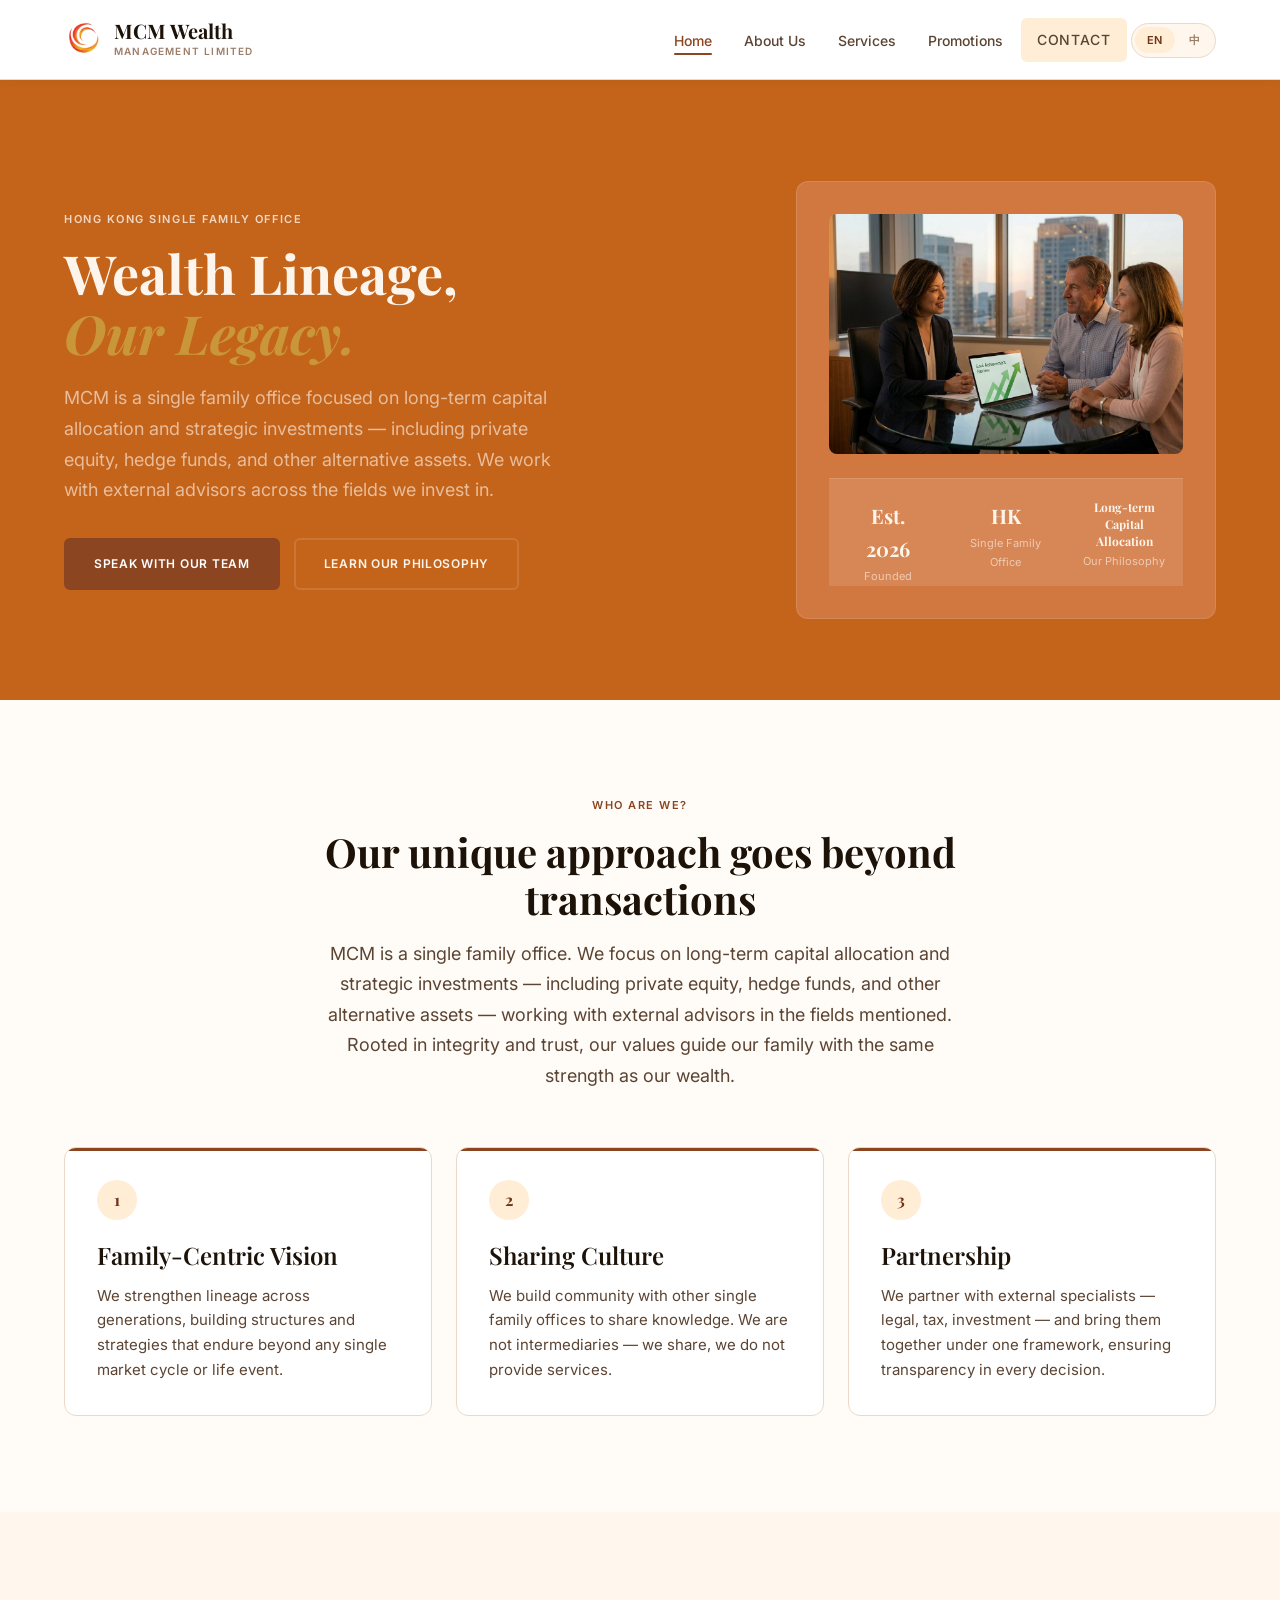
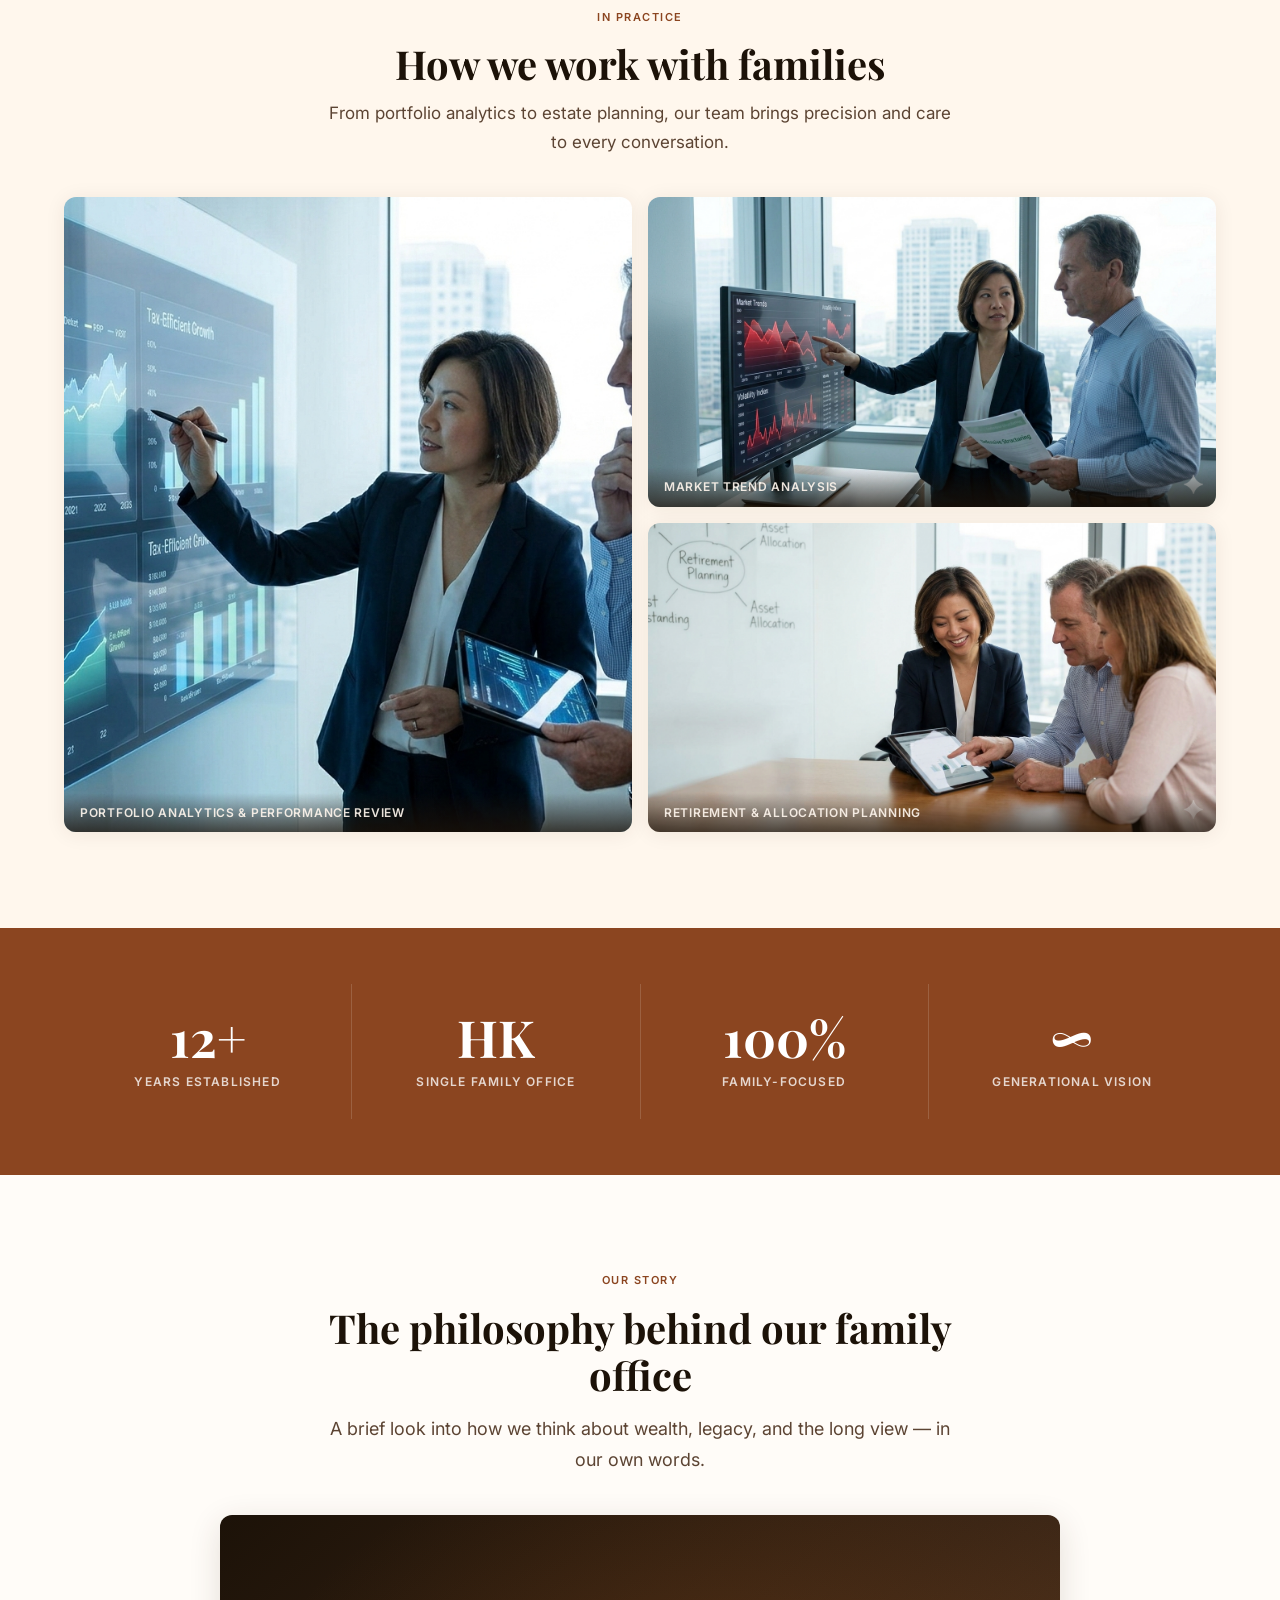
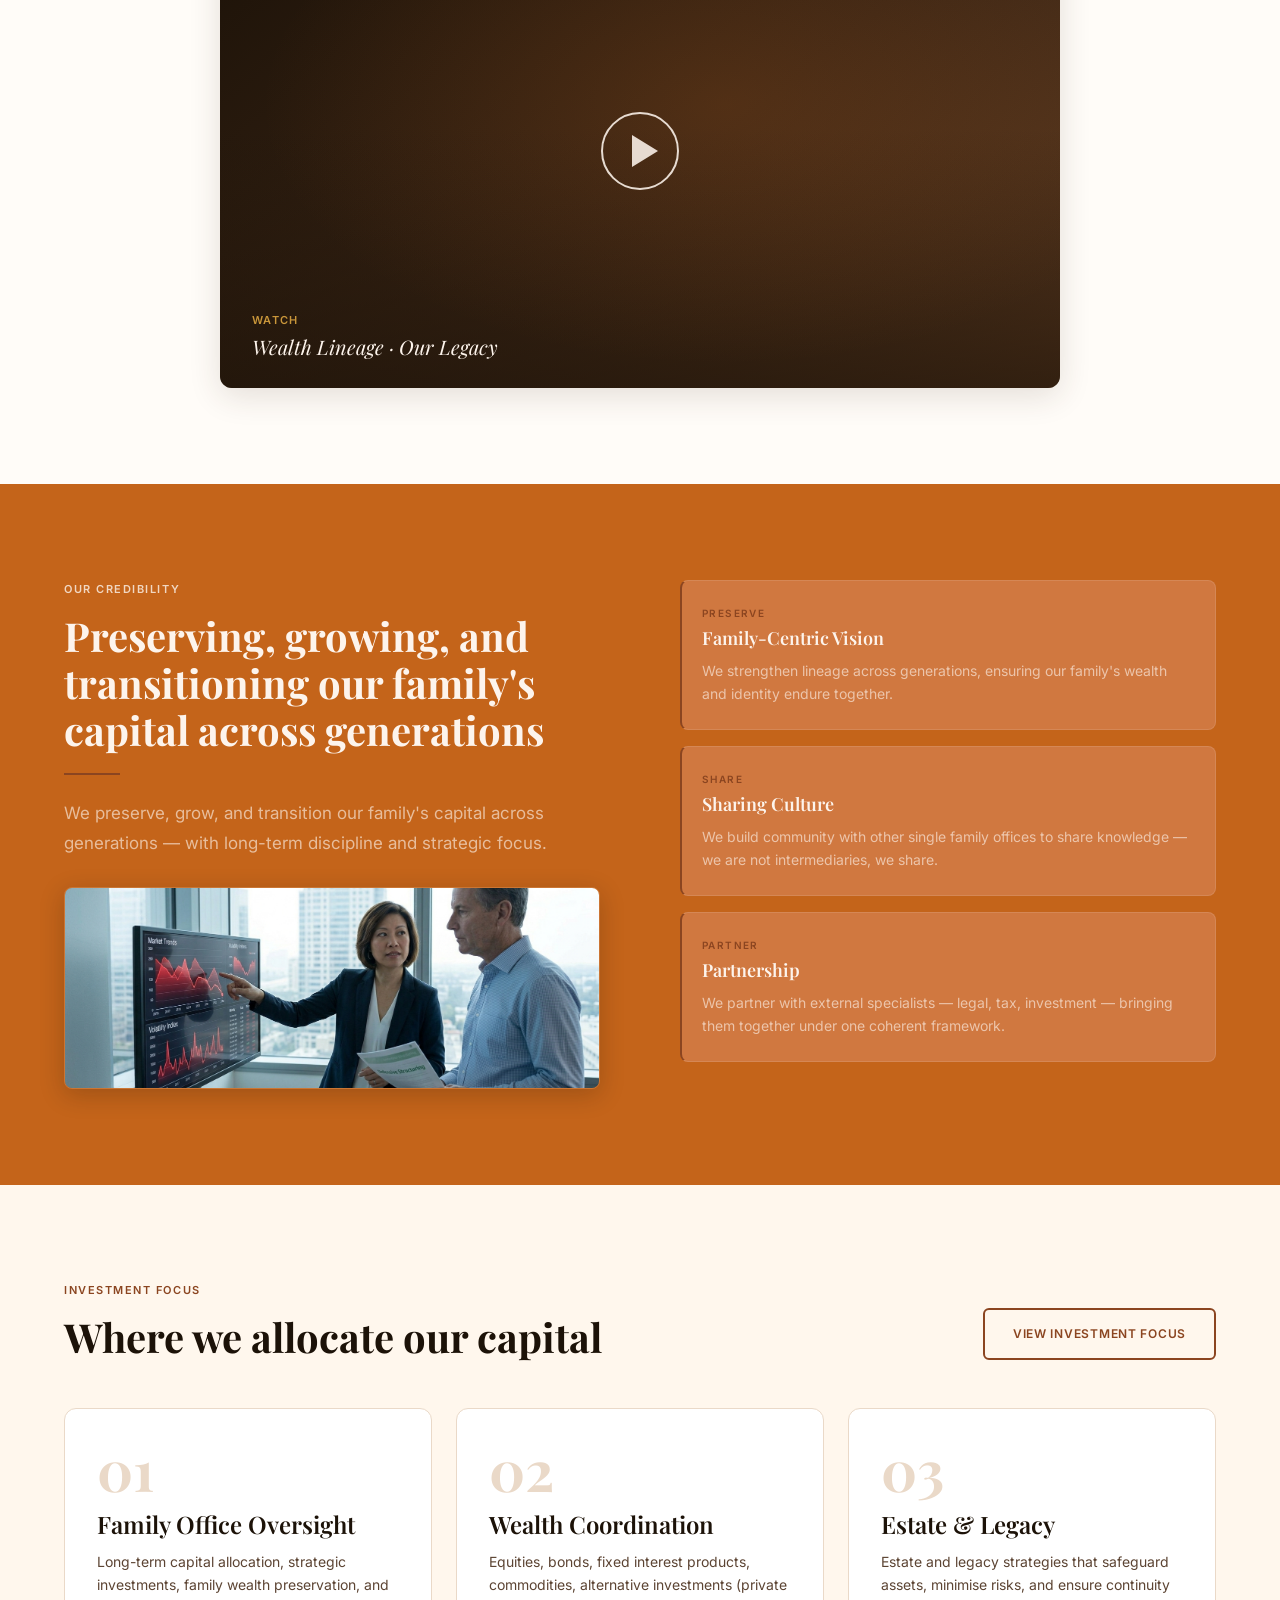
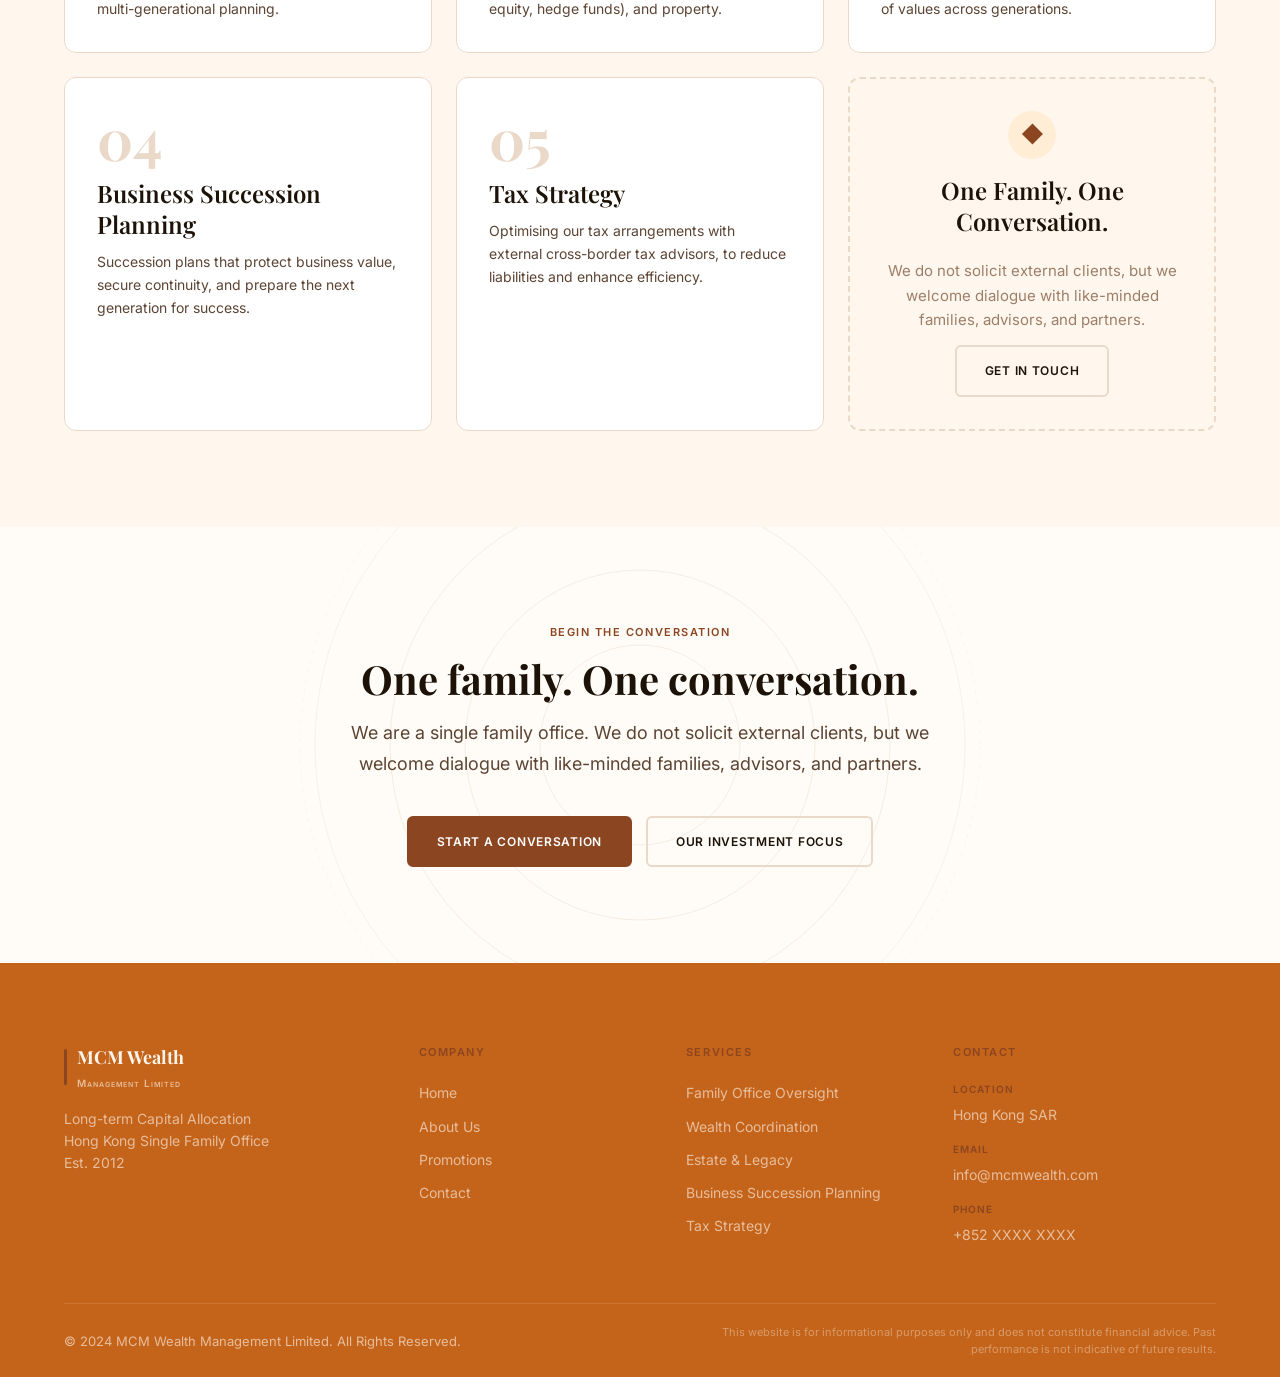
<file: preview/index.html>
<!DOCTYPE html>
<html lang="en">
<head>
<meta charset="UTF-8">
<meta name="viewport" content="width=device-width, initial-scale=1">
<title>MCM Wealth Management — Home</title>
<link rel="preconnect" href="https://fonts.googleapis.com">
<link rel="preconnect" href="https://fonts.gstatic.com" crossorigin>
<link href="https://fonts.googleapis.com/css2?family=Playfair+Display:ital,wght@0,600;0,700;1,400;1,600;1,700&family=Inter:wght@400;500;600&display=swap" rel="stylesheet">
<link rel="stylesheet" href="assets/css/main.css">
</head>
<body>

<!-- HEADER -->
<header class="site-header" role="banner">
  <div class="container">
    <div class="header-inner">
      <a href="index.html" class="site-logo" aria-label="MCM Wealth – Home">
        <img class="logo-mark" src="assets/images/logo_icon.jpg" alt="" aria-hidden="true">
        <span class="logo-text">
          <span class="logo-name">MCM Wealth</span>
          <span class="logo-sub">Management Limited</span>
        </span>
      </a>
      <nav class="header-nav" role="navigation" aria-label="Primary Navigation" id="primary-navigation">
        <ul id="primary-menu" class="nav-menu" role="menubar">
          <li class="current-menu-item"><a href="index.html" data-i18n="nav.home">Home</a></li>
          <li><a href="about.html" data-i18n="nav.about">About Us</a></li>
          <li><a href="services.html" data-i18n="nav.services">Services</a></li>
          <li><a href="promotions.html" data-i18n="nav.promotions">Promotions</a></li>
          <li><a href="contact.html" class="btn btn-nav" data-i18n="nav.contact">Contact</a></li>
          <li><button type="button" class="lang-switch" aria-label="切換語言 / Switch language"><span class="lang-option is-active" onclick="switchLang('en')">EN</span><span class="lang-option" onclick="switchLang('zh')">中</span></button></li>
        </ul>
      </nav>
      <button class="nav-toggle" aria-controls="primary-navigation" aria-expanded="false" aria-label="Toggle navigation">
        <span></span><span></span><span></span>
      </button>
    </div>
  </div>
</header>

<!-- HERO -->
<section class="hero-home" aria-label="Hero">
  <div class="container">
    <div class="hero-home-inner">
      <div class="hero-home-content">
        <span class="eyebrow reveal" data-i18n="home.hero.eyebrow">Hong Kong Single Family Office</span>
        <h1 class="reveal reveal-delay-1" data-i18n="home.hero.h1">Wealth Lineage,<br><em class="accent-gold">Our Legacy.</em></h1>
        <p class="reveal reveal-delay-2" data-i18n="home.hero.p">MCM is a single family office focused on long-term capital allocation and strategic investments — including private equity, hedge funds, and other alternative assets. We work with external advisors across the fields we invest in.</p>
        <div class="btn-group reveal reveal-delay-3">
          <a href="contact.html" class="btn btn-primary" data-i18n="home.hero.cta1">Speak with our team</a>
          <a href="about.html" class="btn btn-ghost-dark" data-i18n="home.hero.cta2">Learn our philosophy</a>
        </div>
      </div>
      <div class="hero-visual-card reveal reveal-delay-2">
        <img class="hero-skyline" src="assets/images/mcm_wealth_consultation.png" alt="MCM advisor meeting with a family client, reviewing a wealth management plan together">

        <div class="hero-info-strip">
          <div class="hero-info-item">
            <span class="value" data-i18n="home.hero.info.est">Est.<br>2026</span>
            <span class="label" data-i18n="home.hero.info.founded">Founded</span>
          </div>
          <div class="hero-info-item">
            <span class="value" data-i18n="home.hero.info.hk">HK</span>
            <span class="label" data-i18n="home.hero.info.sfo">Single Family Office</span>
          </div>
          <div class="hero-info-item">
            <span class="value" style="font-size:12px;line-height:1.4;" data-i18n="home.hero.info.alloc">Long-term Capital<br>Allocation</span>
            <span class="label" data-i18n="home.hero.info.phil">Our Philosophy</span>
          </div>
        </div>
      </div>
    </div>
  </div>
</section>

<!-- WHO WE ARE -->
<section class="section" aria-labelledby="who-we-are-heading">
  <div class="container">
    <div class="section-intro text-center reveal">
      <span class="eyebrow" data-i18n="home.who.eyebrow">Who Are We?</span>
      <h2 id="who-we-are-heading" data-i18n="home.who.h2">Our unique approach goes beyond transactions</h2>
      <p data-i18n="home.who.p">MCM is a single family office. We focus on long-term capital allocation and strategic investments — including private equity, hedge funds, and other alternative assets — working with external advisors in the fields mentioned. Rooted in integrity and trust, our values guide our family with the same strength as our wealth.</p>
    </div>
    <div class="cards-3col">
      <div class="value-card reveal reveal-delay-1">
        <div class="value-card-badge">1</div>
        <h3 data-i18n="home.who.card1.h3">Family-Centric Vision</h3>
        <p data-i18n="home.who.card1.p">We strengthen lineage across generations, building structures and strategies that endure beyond any single market cycle or life event.</p>
      </div>
      <div class="value-card reveal reveal-delay-2">
        <div class="value-card-badge">2</div>
        <h3 data-i18n="home.who.card2.h3">Sharing Culture</h3>
        <p data-i18n="home.who.card2.p">We build community with other single family offices to share knowledge. We are not intermediaries — we share, we do not provide services.</p>
      </div>
      <div class="value-card reveal reveal-delay-3">
        <div class="value-card-badge">3</div>
        <h3 data-i18n="home.who.card3.h3">Partnership</h3>
        <p data-i18n="home.who.card3.p">We partner with external specialists — legal, tax, investment — and bring them together under one framework, ensuring transparency in every decision.</p>
      </div>
    </div>
  </div>
</section>

<!-- IN PRACTICE PHOTO STRIP -->
<section class="section--alt photo-strip" aria-label="Our Practice in Action">
  <div class="container">
    <div class="section-intro text-center reveal" style="margin-bottom:40px;">
      <span class="eyebrow">In Practice</span>
      <h2>How we work with families</h2>
      <p>From portfolio analytics to estate planning, our team brings precision and care to every conversation.</p>
    </div>
    <div class="photo-bento reveal reveal-delay-1">
      <div class="photo-bento-main">
        <img src="assets/images/mcm_portfolio_analytics.png" alt="MCM advisors reviewing portfolio performance and tax-efficient growth on a large analytics screen">
        <div class="photo-caption">Portfolio Analytics &amp; Performance Review</div>
      </div>
      <div class="photo-bento-side">
        <div class="photo-bento-item reveal reveal-delay-2">
          <img src="assets/images/mcm_market_trends.png" alt="MCM advisors analysing market trends with Hong Kong skyline in the background">
          <div class="photo-caption">Market Trend Analysis</div>
        </div>
        <div class="photo-bento-item reveal reveal-delay-3">
          <img src="assets/images/mcm_advisor_client.png" alt="MCM advisor presenting a retirement and asset allocation plan to clients">
          <div class="photo-caption">Retirement &amp; Allocation Planning</div>
        </div>
      </div>
    </div>
  </div>
</section>

<!-- STATS BAND -->
<div class="stats-band" role="region" aria-label="Key facts">
  <div class="container">
    <div class="stats-band-grid">
      <div class="stat-item reveal"><span class="stat-value" data-i18n="home.stats.1">12+</span><span class="stat-label" data-i18n="home.stats.1.label">Years Established</span></div>
      <div class="stat-item reveal reveal-delay-1"><span class="stat-value" data-i18n="home.stats.2">HK</span><span class="stat-label" data-i18n="home.stats.2.label">Single Family Office</span></div>
      <div class="stat-item reveal reveal-delay-2"><span class="stat-value" data-i18n="home.stats.3">100%</span><span class="stat-label" data-i18n="home.stats.3.label">Family-Focused</span></div>
      <div class="stat-item reveal reveal-delay-3"><span class="stat-value" data-i18n="home.stats.4">&#8734;</span><span class="stat-label" data-i18n="home.stats.4.label">Generational Vision</span></div>
    </div>
  </div>
</div>

<!-- VIDEO FEATURE -->
<section class="section video-feature" aria-labelledby="video-heading">
  <div class="container">
    <div class="section-intro text-center reveal" style="margin-bottom:40px;">
      <span class="eyebrow">Our Story</span>
      <h2 id="video-heading">The philosophy behind our family office</h2>
      <p>A brief look into how we think about wealth, legacy, and the long view — in our own words.</p>
    </div>
    <div class="video-wrap reveal reveal-delay-1" role="button" tabindex="0" aria-label="Play: Our Story — MCM Wealth Management">
      <div class="video-play-btn" aria-hidden="true">
        <svg viewBox="0 0 80 80" fill="none" xmlns="http://www.w3.org/2000/svg">
          <circle cx="40" cy="40" r="38" stroke="currentColor" stroke-width="2"/>
          <polygon points="32,24 58,40 32,56" fill="currentColor"/>
        </svg>
      </div>
      <div class="video-caption">
        <span class="eyebrow">Watch</span>
        <p>Wealth Lineage · Our Legacy</p>
      </div>
    </div>
  </div>
</section>

<!-- CREDIBILITY -->
<section class="section--dark" aria-labelledby="credibility-heading">
  <div class="container">
    <div class="credibility-inner">
      <div class="credibility-left reveal">
        <span class="eyebrow" data-i18n="home.cred.eyebrow">Our Credibility</span>
        <h2 id="credibility-heading" data-i18n="home.cred.h2">Preserving, growing, and transitioning our family's capital across generations</h2>
        <div class="credibility-divider"></div>
        <p data-i18n="home.cred.p">We preserve, grow, and transition our family's capital across generations — with long-term discipline and strategic focus.</p>
        <div class="cred-photo-wrap reveal reveal-delay-1">
          <img src="assets/images/mcm_market_trends.png" alt="MCM senior advisors reviewing market data against the Hong Kong skyline" class="cred-photo">
        </div>
      </div>
      <div class="credibility-cards reveal reveal-delay-2">
        <div class="cred-card">
          <span class="tag" data-i18n="home.cred.card1.tag">Preserve</span>
          <h3 data-i18n="home.cred.card1.h3">Family-Centric Vision</h3>
          <p data-i18n="home.cred.card1.p">We strengthen lineage across generations, ensuring our family's wealth and identity endure together.</p>
        </div>
        <div class="cred-card">
          <span class="tag" data-i18n="home.cred.card2.tag">Share</span>
          <h3 data-i18n="home.cred.card2.h3">Sharing Culture</h3>
          <p data-i18n="home.cred.card2.p">We build community with other single family offices to share knowledge — we are not intermediaries, we share.</p>
        </div>
        <div class="cred-card">
          <span class="tag" data-i18n="home.cred.card3.tag">Partner</span>
          <h3 data-i18n="home.cred.card3.h3">Partnership</h3>
          <p data-i18n="home.cred.card3.p">We partner with external specialists — legal, tax, investment — bringing them together under one coherent framework.</p>
        </div>
      </div>
    </div>
  </div>
</section>

<!-- SERVICES PREVIEW -->
<section class="section--alt" aria-labelledby="services-heading">
  <div class="container">
    <div class="section-header reveal">
      <div>
        <span class="eyebrow" data-i18n="home.services.eyebrow">Investment Focus</span>
        <h2 id="services-heading" data-i18n="home.services.h2">Where we allocate our capital</h2>
      </div>
      <a href="services.html" class="btn btn-ghost-pale" data-i18n="home.services.link">View investment focus</a>
    </div>
    <div class="services-grid">
      <div class="service-card reveal reveal-delay-1">
        <span class="service-card-number">01</span>
        <h3 data-i18n="home.services.1.h3">Family Office Oversight</h3>
        <p data-i18n="home.services.1.p">Long-term capital allocation, strategic investments, family wealth preservation, and multi-generational planning.</p>
      </div>
      <div class="service-card reveal reveal-delay-2">
        <span class="service-card-number">02</span>
        <h3 data-i18n="home.services.2.h3">Wealth Coordination</h3>
        <p data-i18n="home.services.2.p">Equities, bonds, fixed interest products, commodities, alternative investments (private equity, hedge funds), and property.</p>
      </div>
      <div class="service-card reveal reveal-delay-3">
        <span class="service-card-number">03</span>
        <h3 data-i18n="home.services.3.h3">Estate & Legacy</h3>
        <p data-i18n="home.services.3.p">Estate and legacy strategies that safeguard assets, minimise risks, and ensure continuity of values across generations.</p>
      </div>
      <div class="service-card reveal reveal-delay-1">
        <span class="service-card-number">04</span>
        <h3 data-i18n="home.services.4.h3">Business Succession Planning</h3>
        <p data-i18n="home.services.4.p">Succession plans that protect business value, secure continuity, and prepare the next generation for success.</p>
      </div>
      <div class="service-card reveal reveal-delay-2">
        <span class="service-card-number">05</span>
        <h3 data-i18n="home.services.5.h3">Tax Strategy</h3>
        <p data-i18n="home.services.5.p">Optimising our tax arrangements with external cross-border tax advisors, to reduce liabilities and enhance efficiency.</p>
      </div>
      <div class="service-card service-card-bespoke reveal reveal-delay-3">
        <div class="bespoke-icon" aria-hidden="true">&#9670;</div>
        <h3 data-i18n="home.services.6.h3">One Family. One Conversation.</h3>
        <p data-i18n="home.services.6.p">We do not solicit external clients, but we welcome dialogue with like-minded families, advisors, and partners.</p>
        <a href="contact.html" class="btn btn-ghost" data-i18n="home.services.6.btn">Get in touch</a>
      </div>
    </div>
  </div>
</section>

<!-- CTA BAND -->
<section class="cta-band" aria-labelledby="cta-heading">
  <svg class="cta-band-circles" viewBox="0 0 700 700" fill="none" xmlns="http://www.w3.org/2000/svg" aria-hidden="true">
    <circle cx="350" cy="350" r="100" stroke="#EAD9C8" stroke-width="1"/>
    <circle cx="350" cy="350" r="175" stroke="#EAD9C8" stroke-width="1"/>
    <circle cx="350" cy="350" r="250" stroke="#EAD9C8" stroke-width="1"/>
    <circle cx="350" cy="350" r="325" stroke="#EAD9C8" stroke-width="0.75"/>
    <circle cx="350" cy="350" r="340" stroke="#EAD9C8" stroke-width="0.5" stroke-dasharray="4 6"/>
  </svg>
  <div class="cta-band-content reveal">
    <span class="eyebrow" data-i18n="home.cta.eyebrow">Begin the Conversation</span>
    <h2 id="cta-heading" data-i18n="home.cta.h2">One family. One conversation.</h2>
    <p data-i18n="home.cta.p">We are a single family office. We do not solicit external clients, but we welcome dialogue with like-minded families, advisors, and partners.</p>
    <div class="btn-group" style="justify-content:center;">
      <a href="contact.html" class="btn btn-primary" data-i18n="home.cta.btn1">Start a conversation</a>
      <a href="services.html" class="btn btn-ghost" data-i18n="home.cta.btn2">Our investment focus</a>
    </div>
  </div>
</section>

<!-- FOOTER -->
<footer class="site-footer" role="contentinfo">
  <div class="container">
    <div class="footer-grid">
      <div class="footer-logo-col">
        <div class="footer-logo-brand">
          <span class="logo-bar" style="height:36px;" aria-hidden="true"></span>
          <span class="logo-text">
            <span class="footer-logo-name">MCM Wealth</span>
            <span class="footer-logo-sub">Management Limited</span>
          </span>
        </div>
        <p class="footer-tagline" data-i18n="footer.tagline">Long-term Capital Allocation<br>Hong Kong Single Family Office<br>Est. 2012</p>
      </div>
      <div class="footer-col">
        <span class="footer-col-title" data-i18n="footer.company">Company</span>
        <nav class="footer-links">
          <a href="index.html" data-i18n="nav.home">Home</a>
          <a href="about.html" data-i18n="nav.about">About Us</a>
          <a href="promotions.html" data-i18n="nav.promotions">Promotions</a>
          <a href="contact.html" data-i18n="nav.contact">Contact</a>
        </nav>
      </div>
      <div class="footer-col">
        <span class="footer-col-title" data-i18n="footer.services">Services</span>
        <nav class="footer-links">
          <a href="services.html" data-i18n="home.services.1.h3">Family Office Oversight</a>
          <a href="services.html" data-i18n="home.services.2.h3">Wealth Coordination</a>
          <a href="services.html" data-i18n="home.services.3.h3">Estate & Legacy</a>
          <a href="services.html" data-i18n="home.services.4.h3">Business Succession Planning</a>
          <a href="services.html" data-i18n="home.services.5.h3">Tax Strategy</a>
        </nav>
      </div>
      <div class="footer-col">
        <span class="footer-col-title" data-i18n="footer.contact">Contact</span>
        <div class="footer-contact-items">
          <div class="footer-contact-item"><span class="flabel" data-i18n="footer.location">Location</span><span class="fvalue" data-i18n="footer.location.val">Hong Kong SAR</span></div>
          <div class="footer-contact-item"><span class="flabel" data-i18n="footer.email">Email</span><span class="fvalue"><a href="mailto:info@mcmwealth.com" style="color:inherit;">info@mcmwealth.com</a></span></div>
          <div class="footer-contact-item"><span class="flabel" data-i18n="footer.phone">Phone</span><span class="fvalue">+852 XXXX XXXX</span></div>
        </div>
      </div>
    </div>
    <div class="footer-bottom">
      <p class="copyright" data-i18n="footer.copyright">&copy; 2024 MCM Wealth Management Limited. All Rights Reserved.</p>
      <p class="disclaimer" data-i18n="footer.disclaimer">This website is for informational purposes only and does not constitute financial advice. Past performance is not indicative of future results.</p>
    </div>
  </div>
</footer>

<script src="assets/js/i18n.js"></script>
<script src="assets/js/main.js" defer></script>
<button id="mcm-top" style="position:fixed;bottom:28px;right:28px;width:46px;height:46px;border-radius:50%;background:#C4641A;border:none;color:#FDF4EC;display:none;align-items:center;justify-content:center;cursor:pointer;z-index:9999;box-shadow:0 4px 18px rgba(28,18,8,0.28);transition:background .2s" aria-label="Back to top"><svg width="18" height="18" viewBox="0 0 18 18" fill="none"><polyline points="3,13 9,6 15,13" stroke="currentColor" stroke-width="2.2" stroke-linecap="round" stroke-linejoin="round"/></svg></button><script>(function(){var b=document.getElementById("mcm-top");window.addEventListener("scroll",function(){b.style.display=window.scrollY>300?"flex":"none";},{passive:true});b.onmouseenter=function(){this.style.background="#8B4520";};b.onmouseleave=function(){this.style.background="#C4641A";};b.onclick=function(){window.scrollTo({top:0,behavior:"smooth"});};})();</script>
</body>
</html>
</file>
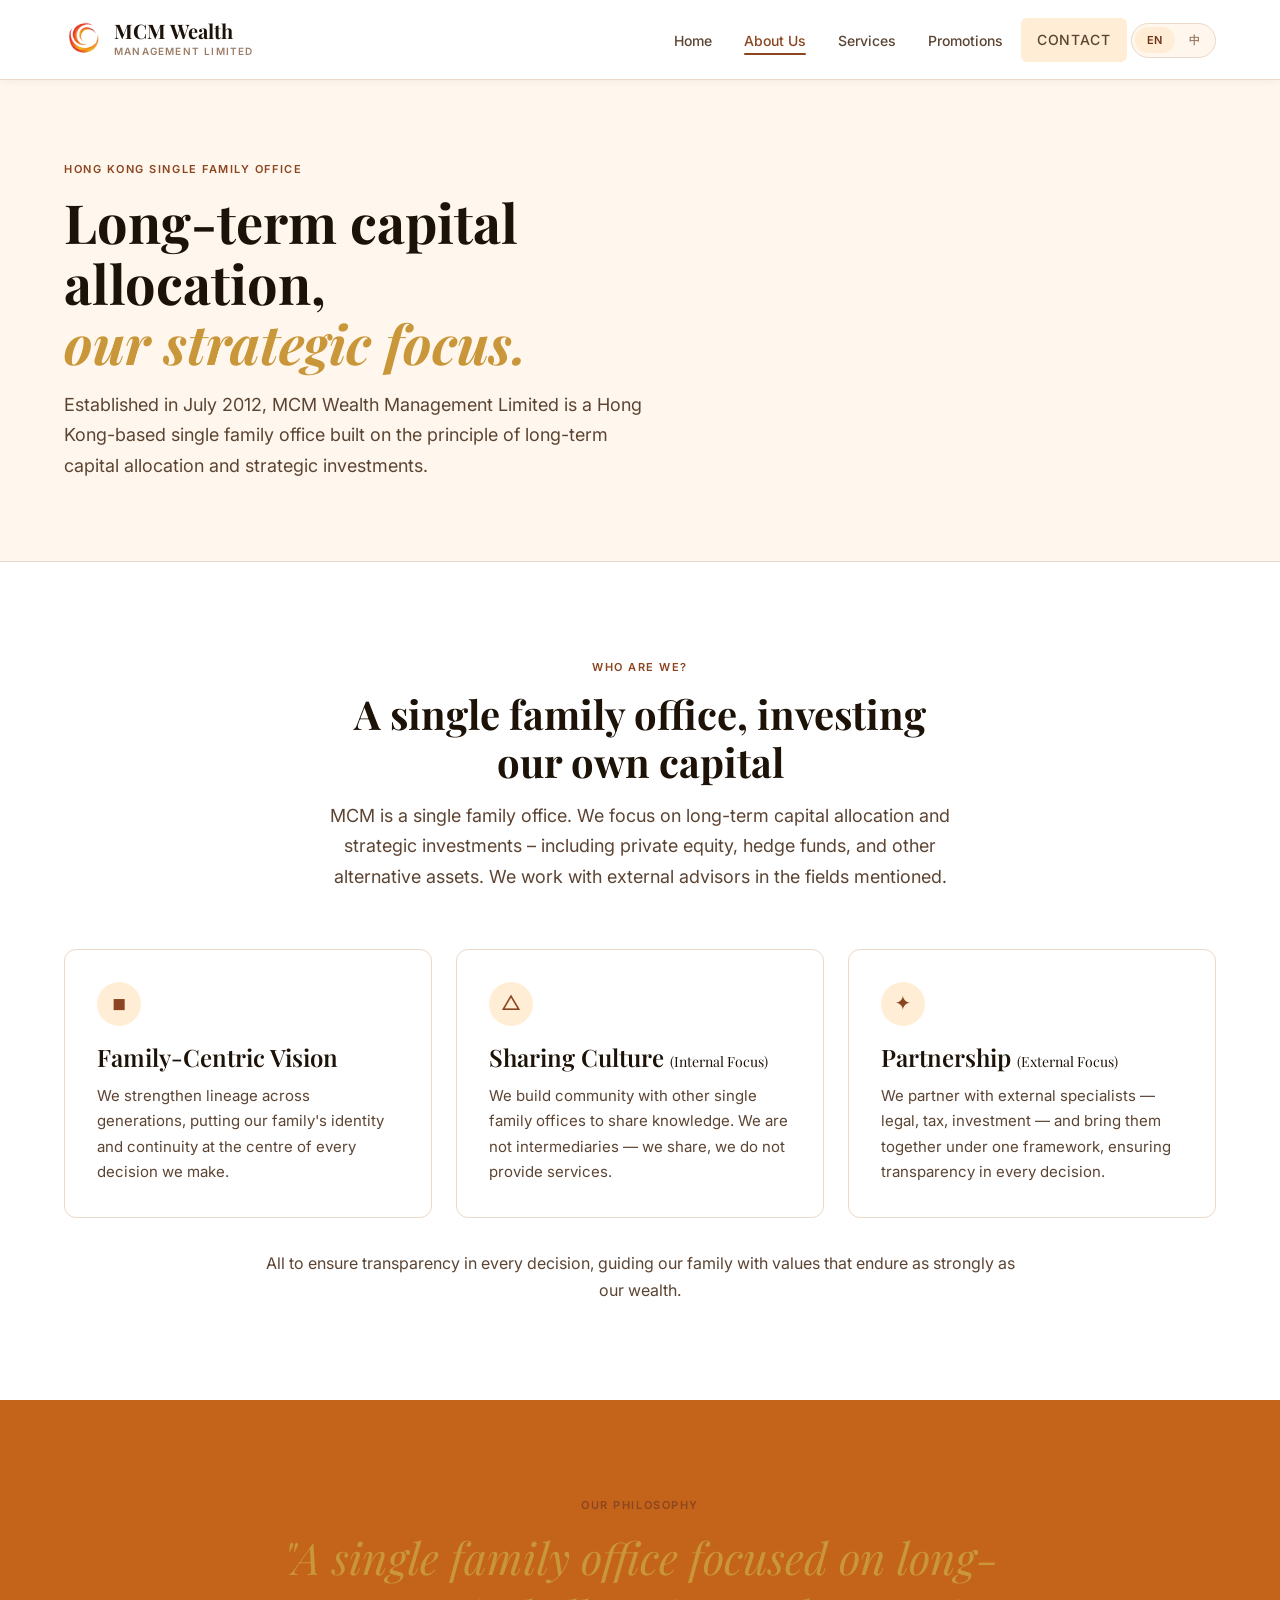
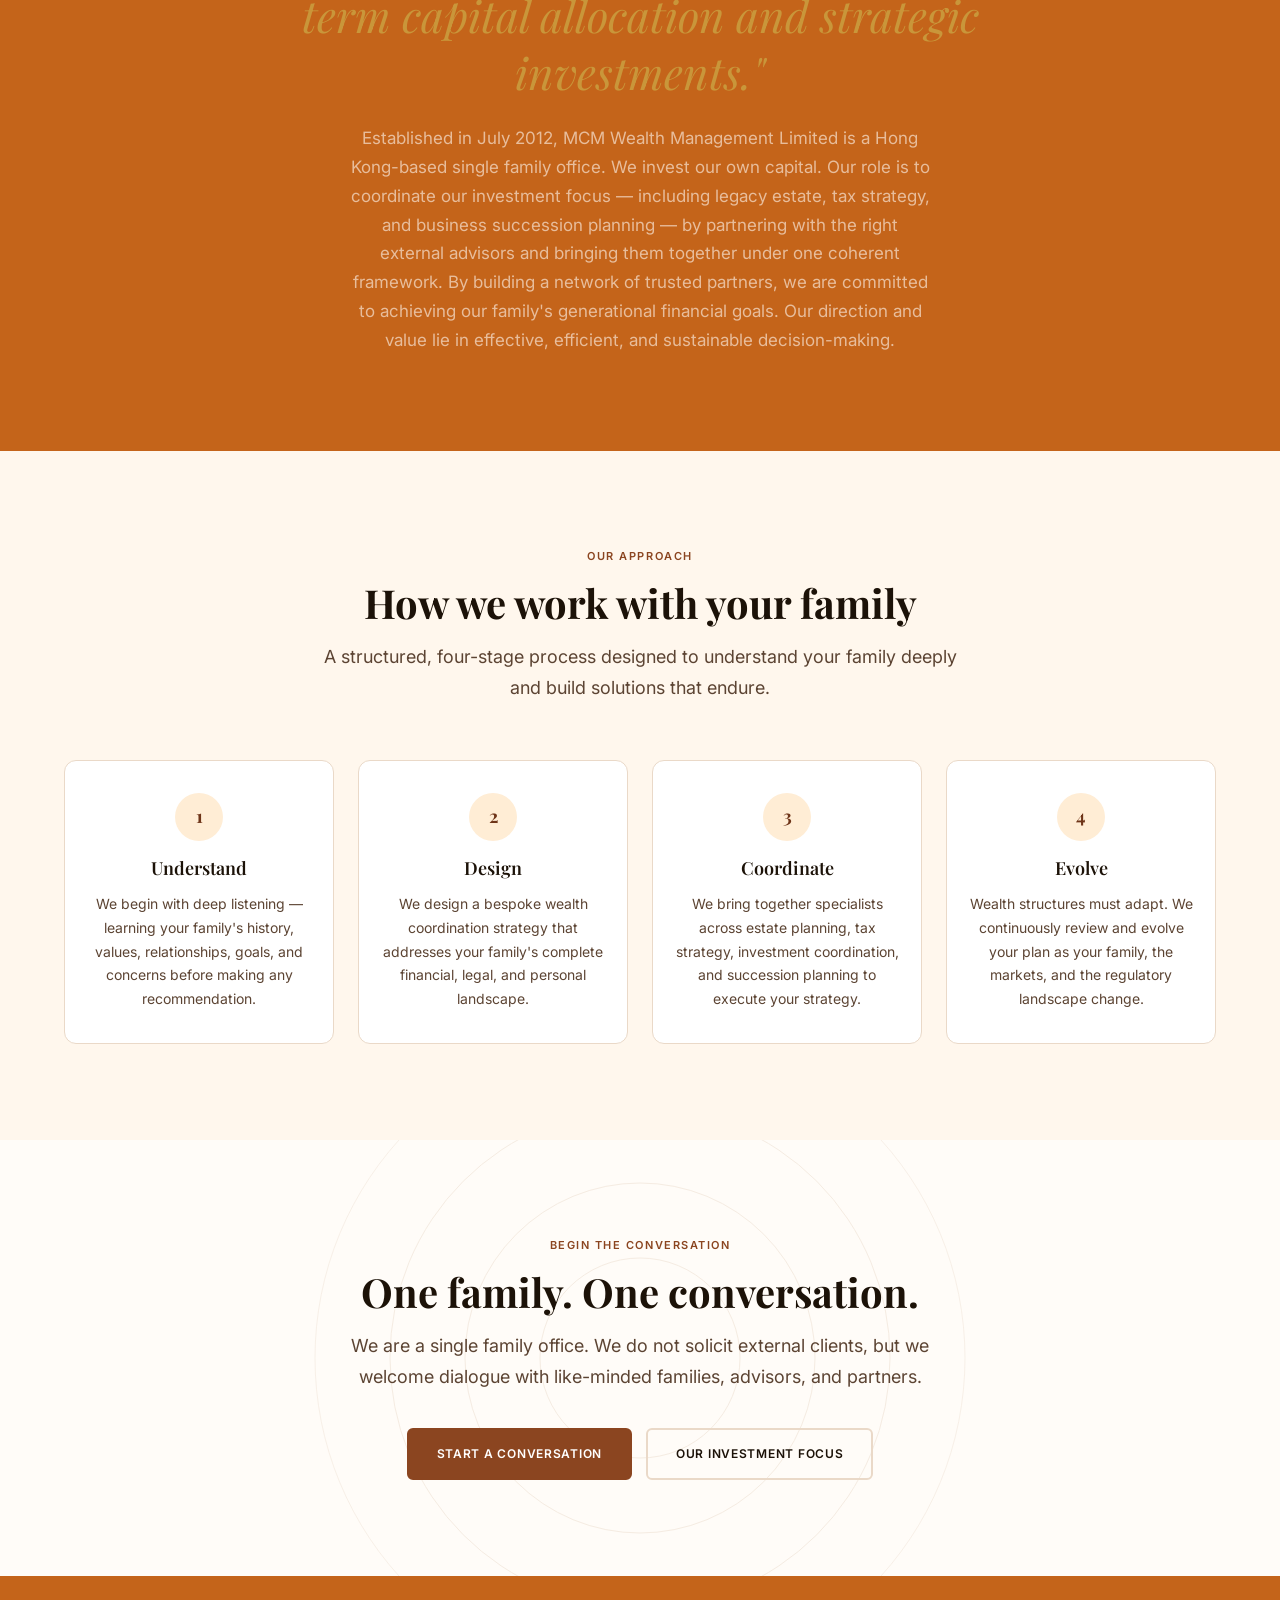
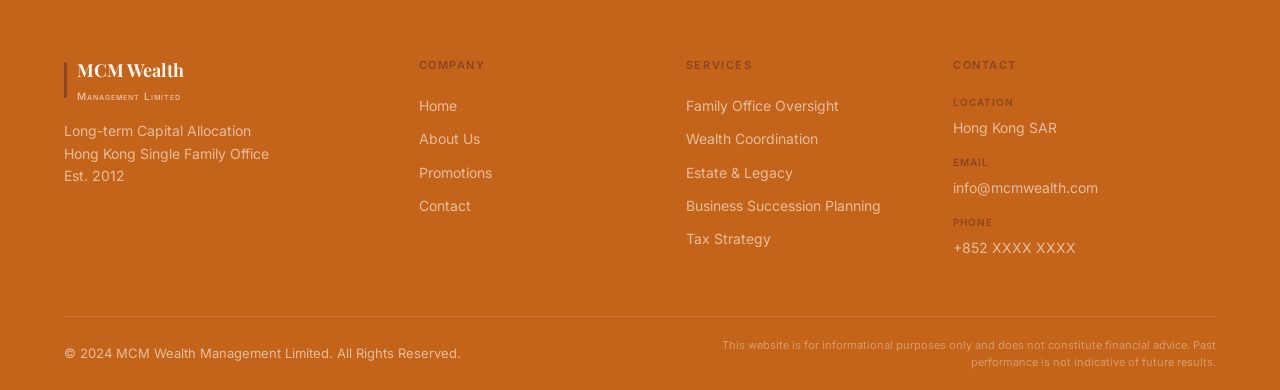
<file: preview/about.html>
<!DOCTYPE html>
<html lang="en">
<head>
<meta charset="UTF-8">
<meta name="viewport" content="width=device-width, initial-scale=1">
<title>About Us — MCM Wealth Management</title>
<link rel="preconnect" href="https://fonts.googleapis.com">
<link rel="preconnect" href="https://fonts.gstatic.com" crossorigin>
<link href="https://fonts.googleapis.com/css2?family=Playfair+Display:ital,wght@0,600;0,700;1,400;1,600;1,700&family=Inter:wght@400;500;600&display=swap" rel="stylesheet">
<link rel="stylesheet" href="assets/css/main.css">
</head>
<body>

<header class="site-header" role="banner">
  <div class="container">
    <div class="header-inner">
      <a href="index.html" class="site-logo">
        <img class="logo-mark" src="assets/images/logo_icon.jpg" alt="" aria-hidden="true">
        <span class="logo-text"><span class="logo-name">MCM Wealth</span><span class="logo-sub">Management Limited</span></span>
      </a>
      <nav class="header-nav" role="navigation" id="primary-navigation">
        <ul class="nav-menu" role="menubar">
          <li><a href="index.html" data-i18n="nav.home">Home</a></li>
          <li class="current-menu-item"><a href="about.html" data-i18n="nav.about">About Us</a></li>
          <li><a href="services.html" data-i18n="nav.services">Services</a></li>
          <li><a href="promotions.html" data-i18n="nav.promotions">Promotions</a></li>
          <li><a href="contact.html" class="btn btn-nav" data-i18n="nav.contact">Contact</a></li>
          <li><button type="button" class="lang-switch" aria-label="切換語言 / Switch language"><span class="lang-option is-active" onclick="switchLang('en')">EN</span><span class="lang-option" onclick="switchLang('zh')">中</span></button></li>
        </ul>
      </nav>
      <button class="nav-toggle" aria-controls="primary-navigation" aria-expanded="false" aria-label="Toggle navigation">
        <span></span><span></span><span></span>
      </button>
    </div>
  </div>
</header>

<!-- PAGE HERO -->
<section class="hero-page">
  <div class="container">
    <span class="eyebrow reveal" data-i18n="about.hero.eyebrow">Hong Kong Single Family Office</span>
    <h1 class="reveal reveal-delay-1" data-i18n="about.hero.h1">Long-term capital allocation,<br><em class="accent-gold">our strategic focus.</em></h1>
    <p class="reveal reveal-delay-2" data-i18n="about.hero.p">Established in July 2012, MCM Wealth Management Limited is a Hong Kong-based single family office built on the principle of long-term capital allocation and strategic investments.</p>
  </div>
</section>

<!-- MISSION / VISION / PROMISE -->
<section class="section--white" aria-labelledby="about-mission-heading">
  <div class="container">
    <div class="section-intro text-center reveal">
      <span class="eyebrow" data-i18n="about.who.eyebrow">Who Are We?</span>
      <h2 id="about-mission-heading" data-i18n="about.who.h2">A single family office, investing our own capital</h2>
      <p data-i18n="about.who.p">MCM is a single family office. We focus on long-term capital allocation and strategic investments – including private equity, hedge funds, and other alternative assets. We work with external advisors in the fields mentioned.</p>
    </div>
    <div class="mission-cards">
      <div class="mission-card reveal reveal-delay-1">
        <div class="mission-icon" aria-hidden="true">◾</div>
        <h3 data-i18n="about.card1.h3">Family-Centric Vision</h3>
        <p data-i18n="about.card1.p">We strengthen lineage across generations, putting our family's identity and continuity at the centre of every decision we make.</p>
      </div>
      <div class="mission-card reveal reveal-delay-2">
        <div class="mission-icon" aria-hidden="true">△</div>
        <h3 data-i18n="about.card2.h3">Sharing Culture <span style="font-size:14px; font-weight:400;">(Internal Focus)</span></h3>
        <p data-i18n="about.card2.p">We build community with other single family offices to share knowledge. We are not intermediaries — we share, we do not provide services.</p>
      </div>
      <div class="mission-card reveal reveal-delay-3">
        <div class="mission-icon" aria-hidden="true">✦</div>
        <h3 data-i18n="about.card3.h3">Partnership <span style="font-size:14px; font-weight:400;">(External Focus)</span></h3>
        <p data-i18n="about.card3.p">We partner with external specialists — legal, tax, investment — and bring them together under one framework, ensuring transparency in every decision.</p>
      </div>
    </div>
    <p class="reveal" style="max-width:760px; margin:32px auto 0; text-align:center; color:var(--text-mid);" data-i18n="about.footer.p">All to ensure transparency in every decision, guiding our family with values that endure as strongly as our wealth.</p>
  </div>
</section>

<!-- PHILOSOPHY -->
<section class="philosophy-section">
  <div class="container">
    <span class="eyebrow reveal" style="color:var(--orange);" data-i18n="about.phil.eyebrow">Our Philosophy</span>
    <blockquote class="philosophy-quote reveal reveal-delay-1" data-i18n="about.phil.quote">"A single family office focused on long-term capital allocation and strategic investments."</blockquote>
    <p class="reveal reveal-delay-2" data-i18n="about.phil.p">Established in July 2012, MCM Wealth Management Limited is a Hong Kong-based single family office. We invest our own capital. Our role is to coordinate our investment focus — including legacy estate, tax strategy, and business succession planning — by partnering with the right external advisors and bringing them together under one coherent framework. By building a network of trusted partners, we are committed to achieving our family's generational financial goals. Our direction and value lie in effective, efficient, and sustainable decision-making.</p>
  </div>
</section>

<!-- OUR APPROACH -->
<section class="section--alt">
  <div class="container">
    <div class="section-intro text-center reveal">
      <span class="eyebrow" data-i18n="about.approach.eyebrow">Our Approach</span>
      <h2 data-i18n="about.approach.h2">How we work with your family</h2>
      <p data-i18n="about.approach.sub">A structured, four-stage process designed to understand your family deeply and build solutions that endure.</p>
    </div>
    <div class="approach-grid">
      <div class="approach-card reveal reveal-delay-1">
        <div class="approach-number">1</div>
        <h3 data-i18n="about.approach.1.h3">Understand</h3>
        <p data-i18n="about.approach.1.p">We begin with deep listening — learning your family's history, values, relationships, goals, and concerns before making any recommendation.</p>
      </div>
      <div class="approach-card reveal reveal-delay-2">
        <div class="approach-number">2</div>
        <h3 data-i18n="about.approach.2.h3">Design</h3>
        <p data-i18n="about.approach.2.p">We design a bespoke wealth coordination strategy that addresses your family's complete financial, legal, and personal landscape.</p>
      </div>
      <div class="approach-card reveal reveal-delay-3">
        <div class="approach-number">3</div>
        <h3 data-i18n="about.approach.3.h3">Coordinate</h3>
        <p data-i18n="about.approach.3.p">We bring together specialists across estate planning, tax strategy, investment coordination, and succession planning to execute your strategy.</p>
      </div>
      <div class="approach-card reveal reveal-delay-4">
        <div class="approach-number">4</div>
        <h3 data-i18n="about.approach.4.h3">Evolve</h3>
        <p data-i18n="about.approach.4.p">Wealth structures must adapt. We continuously review and evolve your plan as your family, the markets, and the regulatory landscape change.</p>
      </div>
    </div>
  </div>
</section>

<!-- CTA -->
<section class="cta-band">
  <svg class="cta-band-circles" viewBox="0 0 700 700" fill="none" xmlns="http://www.w3.org/2000/svg" aria-hidden="true">
    <circle cx="350" cy="350" r="100" stroke="#EAD9C8" stroke-width="1"/>
    <circle cx="350" cy="350" r="175" stroke="#EAD9C8" stroke-width="1"/>
    <circle cx="350" cy="350" r="250" stroke="#EAD9C8" stroke-width="1"/>
    <circle cx="350" cy="350" r="325" stroke="#EAD9C8" stroke-width="0.75"/>
  </svg>
  <div class="cta-band-content reveal">
    <span class="eyebrow" data-i18n="home.cta.eyebrow">Begin the Conversation</span>
    <h2 data-i18n="home.cta.h2">One family. One conversation.</h2>
    <p data-i18n="home.cta.p">We are a single family office. We do not solicit external clients, but we welcome dialogue with like-minded families, advisors, and partners.</p>
    <div class="btn-group" style="justify-content:center;">
      <a href="contact.html" class="btn btn-primary" data-i18n="home.cta.btn1">Start a conversation</a>
      <a href="services.html" class="btn btn-ghost" data-i18n="home.cta.btn2">Our investment focus</a>
    </div>
  </div>
</section>

<!-- FOOTER -->
<footer class="site-footer" role="contentinfo">
  <div class="container">
    <div class="footer-grid">
      <div class="footer-logo-col">
        <div class="footer-logo-brand">
          <span class="logo-bar" style="height:36px;" aria-hidden="true"></span>
          <span class="logo-text"><span class="footer-logo-name">MCM Wealth</span><span class="footer-logo-sub">Management Limited</span></span>
        </div>
        <p class="footer-tagline" data-i18n="footer.tagline">Long-term Capital Allocation<br>Hong Kong Single Family Office<br>Est. 2012</p>
      </div>
      <div class="footer-col"><span class="footer-col-title" data-i18n="footer.company">Company</span><nav class="footer-links"><a href="index.html" data-i18n="nav.home">Home</a><a href="about.html" data-i18n="nav.about">About Us</a><a href="promotions.html" data-i18n="nav.promotions">Promotions</a><a href="contact.html" data-i18n="nav.contact">Contact</a></nav></div>
      <div class="footer-col"><span class="footer-col-title" data-i18n="footer.services">Services</span><nav class="footer-links"><a href="services.html" data-i18n="home.services.1.h3">Family Office Oversight</a><a href="services.html" data-i18n="home.services.2.h3">Wealth Coordination</a><a href="services.html" data-i18n="home.services.3.h3">Estate & Legacy</a><a href="services.html" data-i18n="home.services.4.h3">Business Succession Planning</a><a href="services.html" data-i18n="home.services.5.h3">Tax Strategy</a></nav></div>
      <div class="footer-col"><span class="footer-col-title" data-i18n="footer.contact">Contact</span><div class="footer-contact-items"><div class="footer-contact-item"><span class="flabel" data-i18n="footer.location">Location</span><span class="fvalue" data-i18n="footer.location.val">Hong Kong SAR</span></div><div class="footer-contact-item"><span class="flabel" data-i18n="footer.email">Email</span><span class="fvalue">info@mcmwealth.com</span></div><div class="footer-contact-item"><span class="flabel" data-i18n="footer.phone">Phone</span><span class="fvalue">+852 XXXX XXXX</span></div></div></div>
    </div>
    <div class="footer-bottom">
      <p class="copyright" data-i18n="footer.copyright">&copy; 2024 MCM Wealth Management Limited. All Rights Reserved.</p>
      <p class="disclaimer" data-i18n="footer.disclaimer">This website is for informational purposes only and does not constitute financial advice. Past performance is not indicative of future results.</p>
    </div>
  </div>
</footer>

<script src="assets/js/i18n.js"></script>
<script src="assets/js/main.js" defer></script>
<button id="mcm-top" style="position:fixed;bottom:28px;right:28px;width:46px;height:46px;border-radius:50%;background:#C4641A;border:none;color:#FDF4EC;display:none;align-items:center;justify-content:center;cursor:pointer;z-index:9999;box-shadow:0 4px 18px rgba(28,18,8,0.28);transition:background .2s" aria-label="Back to top"><svg width="18" height="18" viewBox="0 0 18 18" fill="none"><polyline points="3,13 9,6 15,13" stroke="currentColor" stroke-width="2.2" stroke-linecap="round" stroke-linejoin="round"/></svg></button><script>(function(){var b=document.getElementById("mcm-top");window.addEventListener("scroll",function(){b.style.display=window.scrollY>300?"flex":"none";},{passive:true});b.onmouseenter=function(){this.style.background="#8B4520";};b.onmouseleave=function(){this.style.background="#C4641A";};b.onclick=function(){window.scrollTo({top:0,behavior:"smooth"});};})();</script>
</body>
</html>
</file>
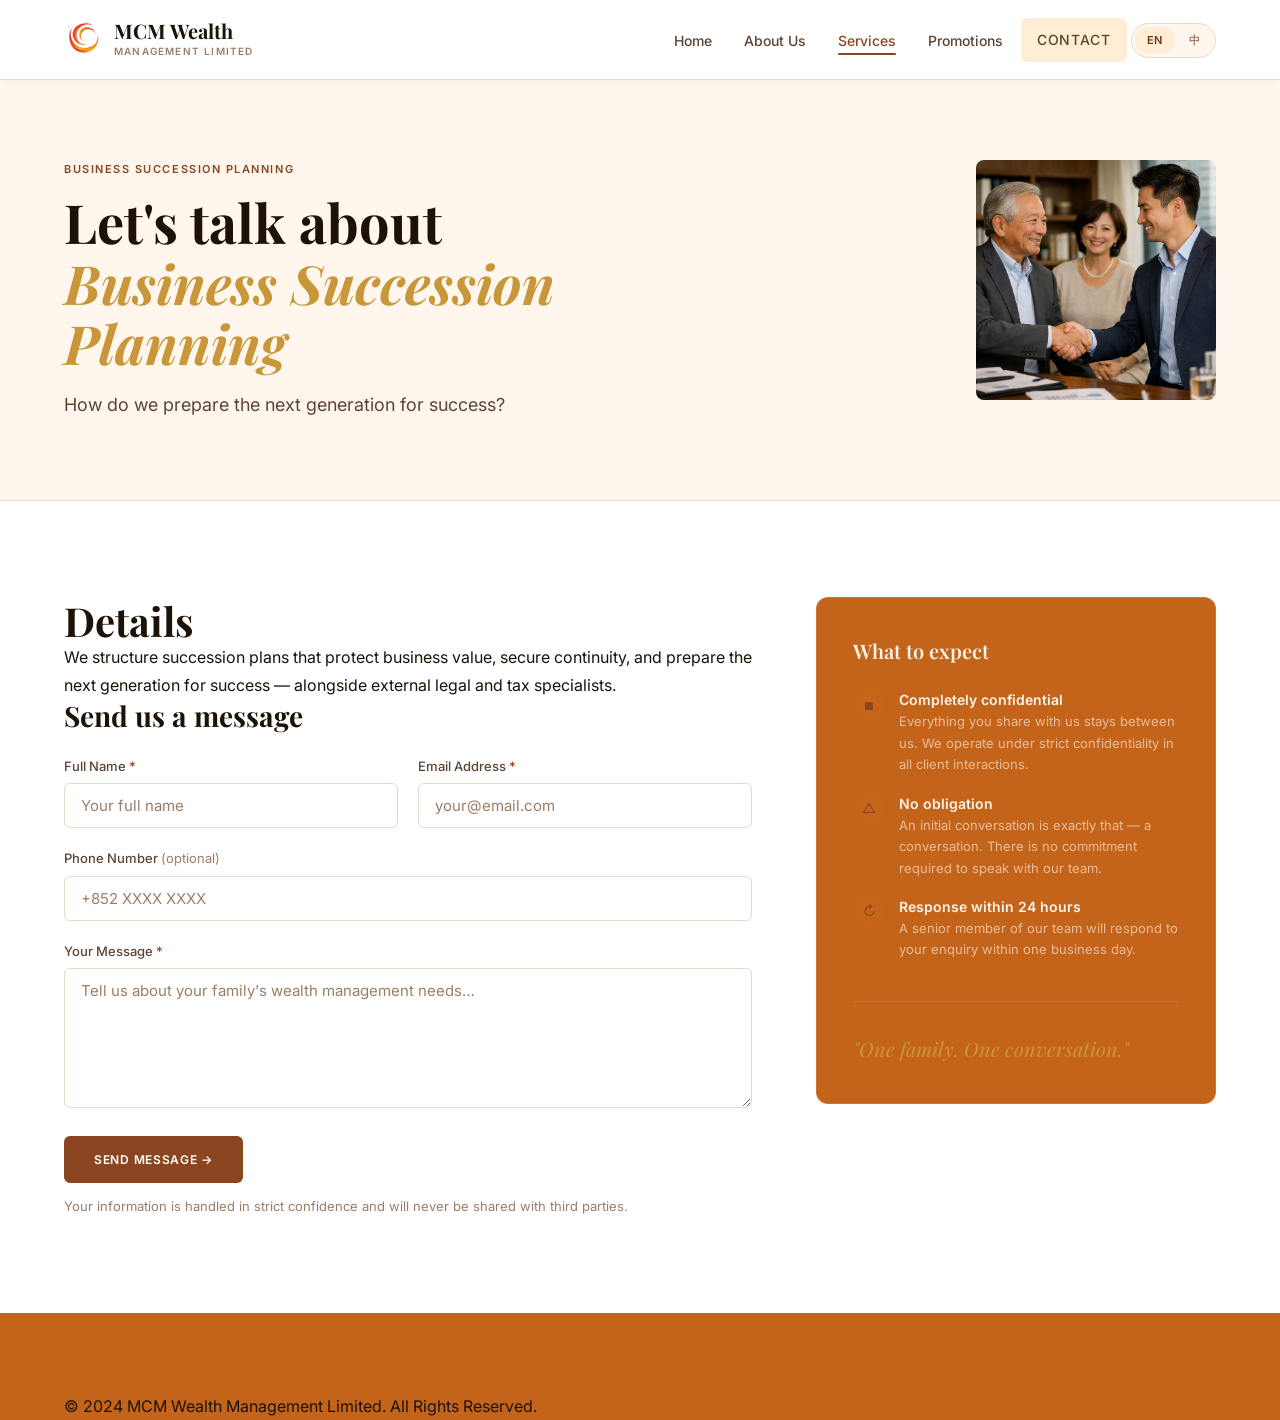
<file: preview/business-succession.html>
<!DOCTYPE html>
<html lang="en">
<head>
<meta charset="UTF-8">
<meta name="viewport" content="width=device-width, initial-scale=1">
<title>Business Succession Planning — MCM Wealth Management</title>
<link rel="preconnect" href="https://fonts.googleapis.com">
<link rel="preconnect" href="https://fonts.gstatic.com" crossorigin>
<link href="https://fonts.googleapis.com/css2?family=Playfair+Display:ital,wght@0,600;0,700;1,400;1,600;1,700&family=Inter:wght@400;500;600&display=swap" rel="stylesheet">
<link rel="stylesheet" href="assets/css/main.css">
</head>
<body>

<header class="site-header" role="banner">
  <div class="container">
    <div class="header-inner">
      <a href="index.html" class="site-logo">
        <img class="logo-mark" src="assets/images/logo_icon.jpg" alt="" aria-hidden="true">
        <span class="logo-text"><span class="logo-name">MCM Wealth</span><span class="logo-sub">Management Limited</span></span>
      </a>
      <nav class="header-nav" role="navigation" id="primary-navigation">
        <ul class="nav-menu" role="menubar">
          <li><a href="index.html">Home</a></li>
          <li><a href="about.html">About Us</a></li>
          <li class="current-menu-item"><a href="services.html">Services</a></li>
          <li><a href="promotions.html">Promotions</a></li>
          <li><a href="contact.html" class="btn btn-nav">Contact</a></li>
<li><button type="button" class="lang-switch" aria-label="切換語言 / Switch language"><span class="lang-option is-active" onclick="switchLang('en')">EN</span><span class="lang-option" onclick="switchLang('zh')">中</span></button></li>
        </ul>
      </nav>
    </div>
  </div>
</header>

<section class="hero-page">
  <div class="container">
    <div style="display:flex; align-items:flex-start; gap:24px;">
      <div style="flex:1;">
        <span class="eyebrow reveal">Business Succession Planning</span>
        <h1 class="reveal reveal-delay-1">Let's talk about<br><em class="accent-gold">Business Succession Planning</em></h1>
        <p class="reveal reveal-delay-2">How do we prepare the next generation for success?</p>
      </div>
      <div style="flex:0 0 240px;">
        <img class="service-image" src="assets/images/Service_Business.png" alt="Business Succession Planning">
      </div>
    </div>
  </div>
</section>

<section class="section--white">
  <div class="container">
    <div class="contact-layout">

      <div>
        <h2>Details</h2>
        <p>We structure succession plans that protect business value, secure continuity, and prepare the next generation for success — alongside external legal and tax specialists.</p>

        <div class="reveal">
          <h2 style="margin-bottom:24px; font-size:28px;">Send us a message</h2>
          <form class="contact-form" action="#" method="post" novalidate>
            <div class="form-row">
              <div class="form-group">
                <label for="name-biz">Full Name <span style="color:var(--orange);" aria-hidden="true">*</span></label>
                <input type="text" id="name-biz" name="name" placeholder="Your full name" required autocomplete="name">
              </div>
              <div class="form-group">
                <label for="email-biz">Email Address <span style="color:var(--orange);" aria-hidden="true">*</span></label>
                <input type="email" id="email-biz" name="email" placeholder="your@email.com" required autocomplete="email">
              </div>
            </div>
            <div class="form-group">
              <label for="phone-biz">Phone Number <span style="color:var(--text-muted); font-weight:400;">(optional)</span></label>
              <input type="tel" id="phone-biz" name="phone" placeholder="+852 XXXX XXXX" autocomplete="tel">
            </div>
            <div class="form-group">
              <label for="message-biz">Your Message <span style="color:var(--orange);" aria-hidden="true">*</span></label>
              <textarea id="message-biz" name="message" placeholder="Tell us about your family's wealth management needs…" required></textarea>
            </div>
            <div class="form-submit">
              <button type="submit" class="btn btn-primary">Send message &rarr;</button>
              <p class="form-notice">Your information is handled in strict confidence and will never be shared with third parties.</p>
            </div>
          </form>
        </div>
      </div>

      <div class="contact-panel reveal reveal-delay-2">
        <h3>What to expect</h3>
        <ul class="expect-list">
          <li class="expect-item">
            <div class="expect-icon" aria-hidden="true">◾</div>
            <div>
              <strong>Completely confidential</strong>
              <span>Everything you share with us stays between us. We operate under strict confidentiality in all client interactions.</span>
            </div>
          </li>
          <li class="expect-item">
            <div class="expect-icon" aria-hidden="true">△</div>
            <div>
              <strong>No obligation</strong>
              <span>An initial conversation is exactly that — a conversation. There is no commitment required to speak with our team.</span>
            </div>
          </li>
          <li class="expect-item">
            <div class="expect-icon" aria-hidden="true">↻</div>
            <div>
              <strong>Response within 24 hours</strong>
              <span>A senior member of our team will respond to your enquiry within one business day.</span>
            </div>
          </li>
        </ul>
        <div class="panel-divider"></div>
        <p class="panel-quote">"One family. One conversation."</p>
      </div>

    </div>
  </div>
</section>

<footer class="site-footer" role="contentinfo">
  <div class="container">
    <p>&copy; 2024 MCM Wealth Management Limited. All Rights Reserved.</p>
  </div>
</footer>

<script src="assets/js/i18n.js"></script>
<script src="assets/js/main.js" defer></script>
<button id="mcm-top" style="position:fixed;bottom:28px;right:28px;width:46px;height:46px;border-radius:50%;background:#C4641A;border:none;color:#FDF4EC;display:none;align-items:center;justify-content:center;cursor:pointer;z-index:9999;box-shadow:0 4px 18px rgba(28,18,8,0.28);transition:background .2s" aria-label="Back to top"><svg width="18" height="18" viewBox="0 0 18 18" fill="none"><polyline points="3,13 9,6 15,13" stroke="currentColor" stroke-width="2.2" stroke-linecap="round" stroke-linejoin="round"/></svg></button><script>(function(){var b=document.getElementById("mcm-top");window.addEventListener("scroll",function(){b.style.display=window.scrollY>300?"flex":"none";},{passive:true});b.onmouseenter=function(){this.style.background="#8B4520";};b.onmouseleave=function(){this.style.background="#C4641A";};b.onclick=function(){window.scrollTo({top:0,behavior:"smooth"});};})();</script>
</body>
</html>
</file>
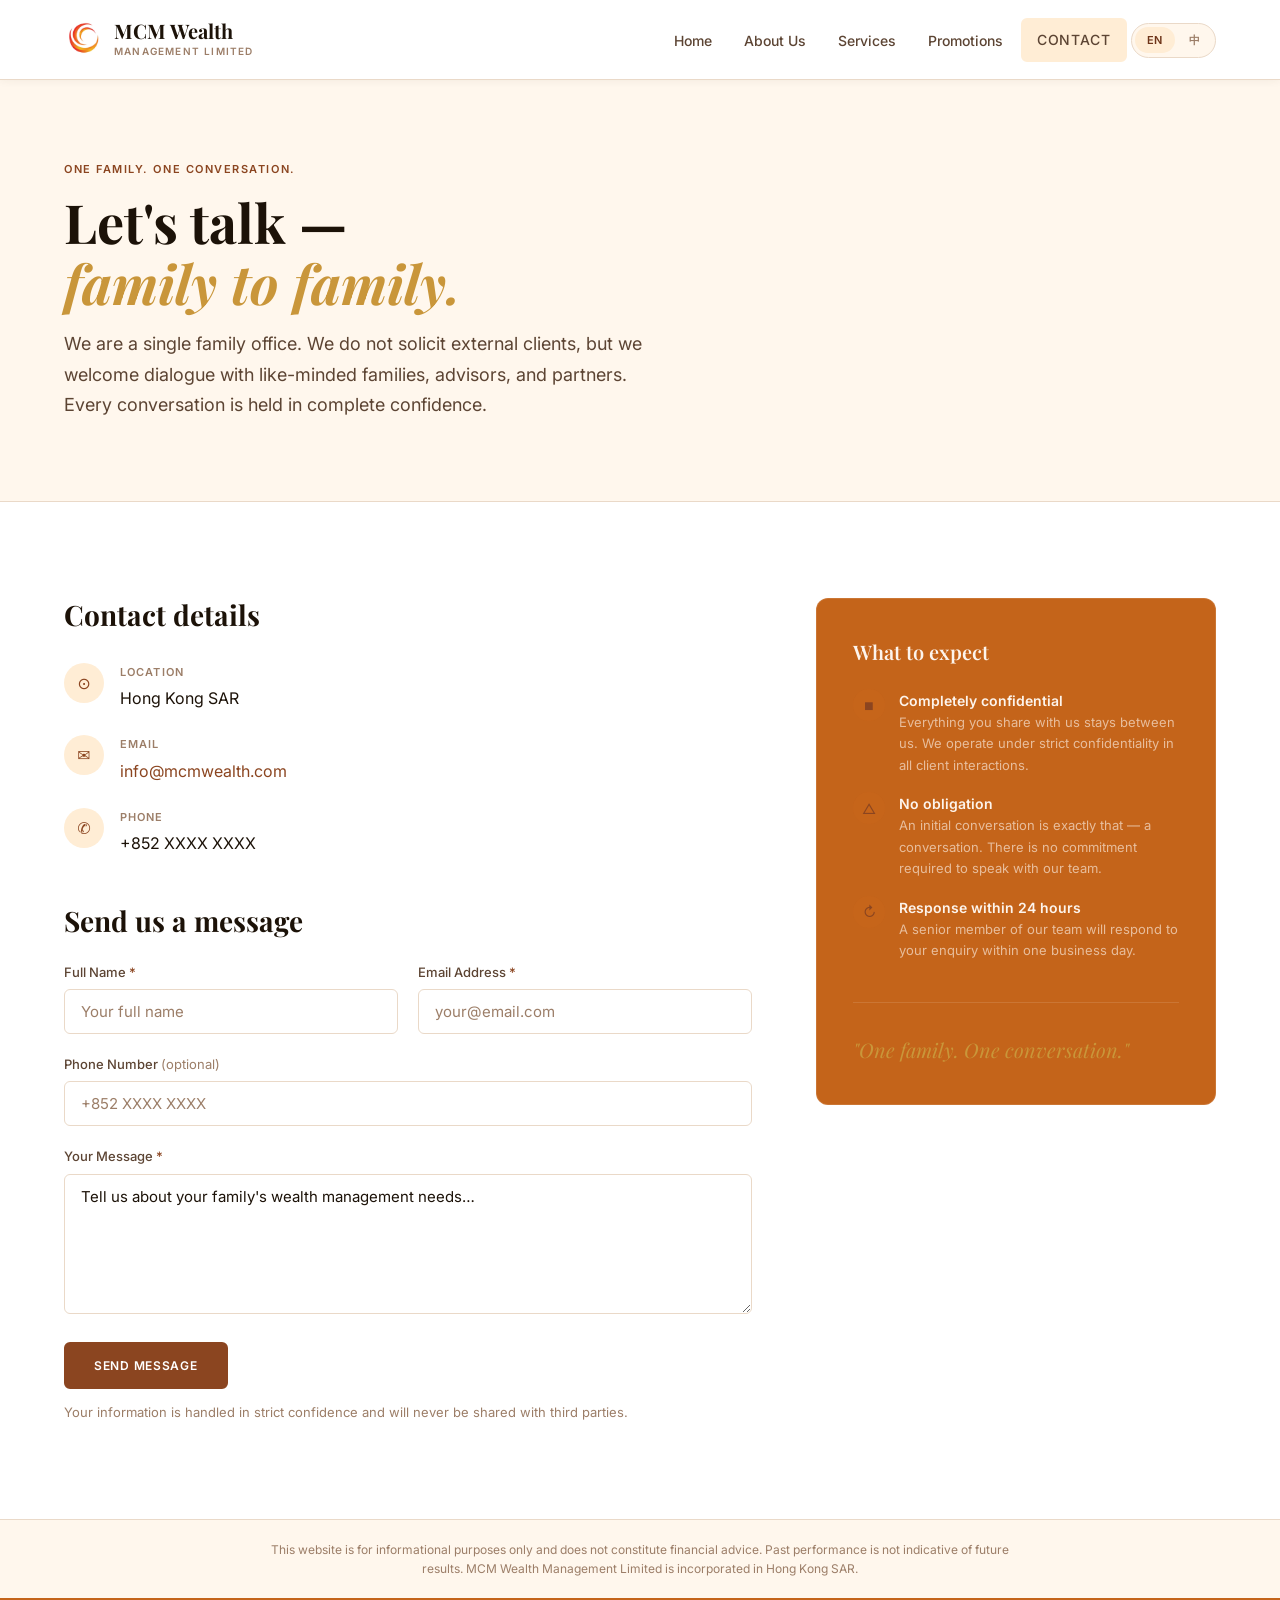
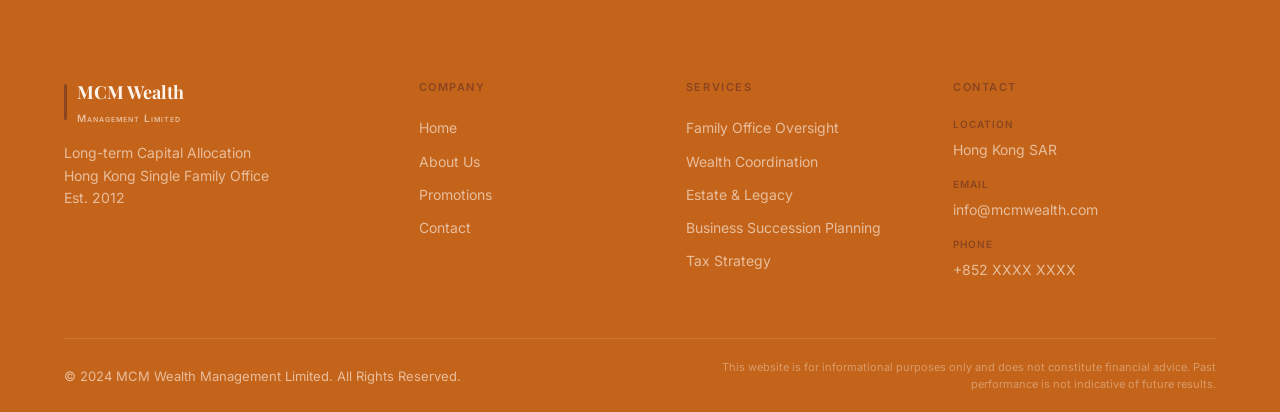
<file: preview/contact.html>
<!DOCTYPE html>
<html lang="en">
<head>
<meta charset="UTF-8">
<meta name="viewport" content="width=device-width, initial-scale=1">
<title>Contact — MCM Wealth Management</title>
<link rel="preconnect" href="https://fonts.googleapis.com">
<link rel="preconnect" href="https://fonts.gstatic.com" crossorigin>
<link href="https://fonts.googleapis.com/css2?family=Playfair+Display:ital,wght@0,600;0,700;1,400;1,600;1,700&family=Inter:wght@400;500;600&display=swap" rel="stylesheet">
<link rel="stylesheet" href="assets/css/main.css">
</head>
<body>

<header class="site-header" role="banner">
  <div class="container">
    <div class="header-inner">
      <a href="index.html" class="site-logo">
        <img class="logo-mark" src="assets/images/logo_icon.jpg" alt="" aria-hidden="true">
        <span class="logo-text"><span class="logo-name">MCM Wealth</span><span class="logo-sub">Management Limited</span></span>
      </a>
      <nav class="header-nav" role="navigation" id="primary-navigation">
        <ul class="nav-menu" role="menubar">
          <li><a href="index.html" data-i18n="nav.home">Home</a></li>
          <li><a href="about.html" data-i18n="nav.about">About Us</a></li>
          <li><a href="services.html" data-i18n="nav.services">Services</a></li>
          <li><a href="promotions.html" data-i18n="nav.promotions">Promotions</a></li>
          <li><a href="contact.html" class="btn btn-nav" data-i18n="nav.contact">Contact</a></li>
          <li><button type="button" class="lang-switch" aria-label="切換語言 / Switch language"><span class="lang-option is-active" onclick="switchLang('en')">EN</span><span class="lang-option" onclick="switchLang('zh')">中</span></button></li>
        </ul>
      </nav>
      <button class="nav-toggle" aria-controls="primary-navigation" aria-expanded="false" aria-label="Toggle navigation">
        <span></span><span></span><span></span>
      </button>
    </div>
  </div>
</header>

<!-- PAGE HERO -->
<section class="hero-page">
  <div class="container">
    <span class="eyebrow reveal" data-i18n="contact.hero.eyebrow">One Family. One Conversation.</span>
    <h1 class="reveal reveal-delay-1" data-i18n="contact.hero.h1">Let's talk —<br><em class="accent-gold">family to family.</em></h1>
    <p class="reveal reveal-delay-2" data-i18n="contact.hero.p">We are a single family office. We do not solicit external clients, but we welcome dialogue with like-minded families, advisors, and partners. Every conversation is held in complete confidence.</p>
  </div>
</section>

<!-- CONTACT LAYOUT -->
<section class="section--white">
  <div class="container">
    <div class="contact-layout">

      <!-- Left -->
      <div>
        <div class="contact-details reveal">
          <h2 style="margin-bottom:32px; font-size:28px;" data-i18n="contact.details.h2">Contact details</h2>
          <div class="contact-detail-item">
            <div class="contact-icon" aria-hidden="true">⊙</div>
            <div class="contact-detail-text">
              <span class="label" data-i18n="contact.details.loc.label">Location</span>
              <span class="value" data-i18n="contact.details.loc.val">Hong Kong SAR</span>
            </div>
          </div>
          <div class="contact-detail-item">
            <div class="contact-icon" aria-hidden="true">✉</div>
            <div class="contact-detail-text">
              <span class="label" data-i18n="contact.details.email.label">Email</span>
              <span class="value"><a href="mailto:info@mcmwealth.com" style="color:var(--orange);">info@mcmwealth.com</a></span>
            </div>
          </div>
          <div class="contact-detail-item">
            <div class="contact-icon" aria-hidden="true">✆</div>
            <div class="contact-detail-text">
              <span class="label" data-i18n="contact.details.phone.label">Phone</span>
              <span class="value">+852 XXXX XXXX</span>
            </div>
          </div>
        </div>

        <div class="reveal">
          <h2 style="margin-bottom:24px; font-size:28px;" data-i18n="contact.form.h2">Send us a message</h2>
          <form class="contact-form" action="#" method="post" novalidate>
            <div class="form-row">
              <div class="form-group">
                <label for="name"><span data-i18n="contact.form.name.label">Full Name</span> <span style="color:var(--orange);" aria-hidden="true">*</span></label>
                <input type="text" id="name" name="name" placeholder="Your full name" required autocomplete="name" data-i18n="contact.form.name.placeholder">
              </div>
              <div class="form-group">
                <label for="email"><span data-i18n="contact.form.email.label">Email Address</span> <span style="color:var(--orange);" aria-hidden="true">*</span></label>
                <input type="email" id="email" name="email" placeholder="your@email.com" required autocomplete="email" data-i18n="contact.form.email.placeholder">
              </div>
            </div>
            <div class="form-group">
              <label for="phone"><span data-i18n="contact.form.phone.label">Phone Number</span> <span style="color:var(--text-muted); font-weight:400;" data-i18n="contact.form.phone.optional">(optional)</span></label>
              <input type="tel" id="phone" name="phone" placeholder="+852 XXXX XXXX" autocomplete="tel" data-i18n="contact.form.phone.placeholder">
            </div>
            <div class="form-group">
              <label for="message"><span data-i18n="contact.form.msg.label">Your Message</span> <span style="color:var(--orange);" aria-hidden="true">*</span></label>
              <textarea id="message" name="message" placeholder="Tell us about your family's wealth management needs…" required data-i18n="contact.form.msg.placeholder"></textarea>
            </div>
            <div class="form-submit">
              <button type="submit" class="btn btn-primary" data-i18n="contact.form.submit">Send message →</button>
              <p class="form-notice" data-i18n="contact.form.notice">Your information is handled in strict confidence and will never be shared with third parties.</p>
            </div>
          </form>
        </div>
      </div>

      <!-- Right Panel -->
      <div class="contact-panel reveal reveal-delay-2">
        <h3 data-i18n="contact.expect.h3">What to expect</h3>
        <ul class="expect-list">
          <li class="expect-item">
            <div class="expect-icon" aria-hidden="true">◾</div>
            <div>
              <strong data-i18n="contact.expect.1.strong">Completely confidential</strong>
              <span data-i18n="contact.expect.1.span">Everything you share with us stays between us. We operate under strict confidentiality in all client interactions.</span>
            </div>
          </li>
          <li class="expect-item">
            <div class="expect-icon" aria-hidden="true">△</div>
            <div>
              <strong data-i18n="contact.expect.2.strong">No obligation</strong>
              <span data-i18n="contact.expect.2.span">An initial conversation is exactly that — a conversation. There is no commitment required to speak with our team.</span>
            </div>
          </li>
          <li class="expect-item">
            <div class="expect-icon" aria-hidden="true">↻</div>
            <div>
              <strong data-i18n="contact.expect.3.strong">Response within 24 hours</strong>
              <span data-i18n="contact.expect.3.span">A senior member of our team will respond to your enquiry within one business day.</span>
            </div>
          </li>
        </ul>
        <div class="panel-divider"></div>
        <p class="panel-quote" data-i18n="contact.expect.quote">"One family. One conversation."</p>
      </div>

    </div>
  </div>
</section>

<!-- COMPLIANCE -->
<div class="compliance-strip">
  <div class="container">
    <p data-i18n="contact.compliance">This website is for informational purposes only and does not constitute financial advice. Past performance is not indicative of future results. MCM Wealth Management Limited is incorporated in Hong Kong SAR.</p>
  </div>
</div>

<!-- FOOTER -->
<footer class="site-footer" role="contentinfo">
  <div class="container">
    <div class="footer-grid">
      <div class="footer-logo-col"><div class="footer-logo-brand"><span class="logo-bar" style="height:36px;" aria-hidden="true"></span><span class="logo-text"><span class="footer-logo-name">MCM Wealth</span><span class="footer-logo-sub">Management Limited</span></span></div><p class="footer-tagline" data-i18n="footer.tagline">Long-term Capital Allocation<br>Hong Kong Single Family Office<br>Est. 2012</p></div>
      <div class="footer-col"><span class="footer-col-title" data-i18n="footer.company">Company</span><nav class="footer-links"><a href="index.html" data-i18n="nav.home">Home</a><a href="about.html" data-i18n="nav.about">About Us</a><a href="promotions.html" data-i18n="nav.promotions">Promotions</a><a href="contact.html" data-i18n="nav.contact">Contact</a></nav></div>
      <div class="footer-col"><span class="footer-col-title" data-i18n="footer.services">Services</span><nav class="footer-links"><a href="services.html" data-i18n="home.services.1.h3">Family Office Oversight</a><a href="services.html" data-i18n="home.services.2.h3">Wealth Coordination</a><a href="services.html" data-i18n="home.services.3.h3">Estate & Legacy</a><a href="services.html" data-i18n="home.services.4.h3">Business Succession Planning</a><a href="services.html" data-i18n="home.services.5.h3">Tax Strategy</a></nav></div>
      <div class="footer-col"><span class="footer-col-title" data-i18n="footer.contact">Contact</span><div class="footer-contact-items"><div class="footer-contact-item"><span class="flabel" data-i18n="footer.location">Location</span><span class="fvalue" data-i18n="footer.location.val">Hong Kong SAR</span></div><div class="footer-contact-item"><span class="flabel" data-i18n="footer.email">Email</span><span class="fvalue">info@mcmwealth.com</span></div><div class="footer-contact-item"><span class="flabel" data-i18n="footer.phone">Phone</span><span class="fvalue">+852 XXXX XXXX</span></div></div></div>
    </div>
    <div class="footer-bottom">
      <p class="copyright" data-i18n="footer.copyright">&copy; 2024 MCM Wealth Management Limited. All Rights Reserved.</p>
      <p class="disclaimer" data-i18n="footer.disclaimer">This website is for informational purposes only and does not constitute financial advice. Past performance is not indicative of future results.</p>
    </div>
  </div>
</footer>

<script src="assets/js/i18n.js"></script>
<script src="assets/js/main.js" defer></script>
<button id="mcm-top" style="position:fixed;bottom:28px;right:28px;width:46px;height:46px;border-radius:50%;background:#C4641A;border:none;color:#FDF4EC;display:none;align-items:center;justify-content:center;cursor:pointer;z-index:9999;box-shadow:0 4px 18px rgba(28,18,8,0.28);transition:background .2s" aria-label="Back to top"><svg width="18" height="18" viewBox="0 0 18 18" fill="none"><polyline points="3,13 9,6 15,13" stroke="currentColor" stroke-width="2.2" stroke-linecap="round" stroke-linejoin="round"/></svg></button><script>(function(){var b=document.getElementById("mcm-top");window.addEventListener("scroll",function(){b.style.display=window.scrollY>300?"flex":"none";},{passive:true});b.onmouseenter=function(){this.style.background="#8B4520";};b.onmouseleave=function(){this.style.background="#C4641A";};b.onclick=function(){window.scrollTo({top:0,behavior:"smooth"});};})();</script>
</body>
</html>
</file>
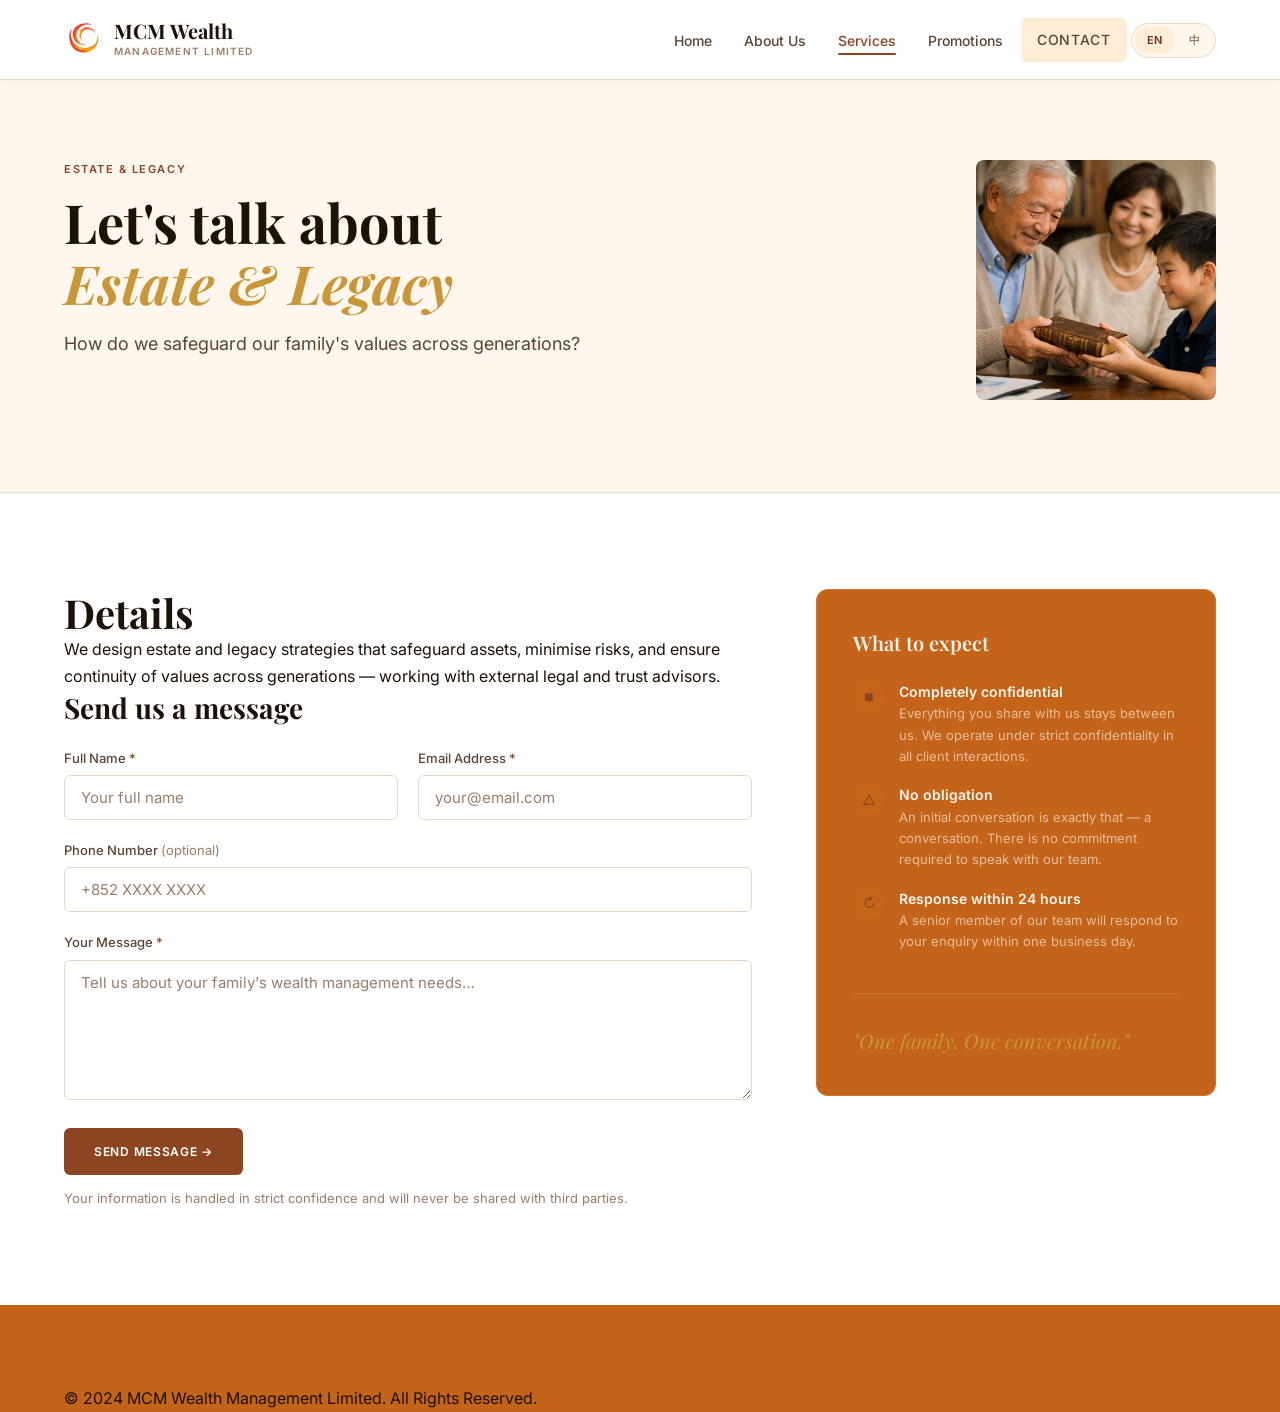
<file: preview/estate-legacy.html>
<!DOCTYPE html>
<html lang="en">
<head>
<meta charset="UTF-8">
<meta name="viewport" content="width=device-width, initial-scale=1">
<title>Estate & Legacy — MCM Wealth Management</title>
<link rel="preconnect" href="https://fonts.googleapis.com">
<link rel="preconnect" href="https://fonts.gstatic.com" crossorigin>
<link href="https://fonts.googleapis.com/css2?family=Playfair+Display:ital,wght@0,600;0,700;1,400;1,600;1,700&family=Inter:wght@400;500;600&display=swap" rel="stylesheet">
<link rel="stylesheet" href="assets/css/main.css">
</head>
<body>

<header class="site-header" role="banner">
  <div class="container">
    <div class="header-inner">
      <a href="index.html" class="site-logo">
        <img class="logo-mark" src="assets/images/logo_icon.jpg" alt="" aria-hidden="true">
        <span class="logo-text"><span class="logo-name">MCM Wealth</span><span class="logo-sub">Management Limited</span></span>
      </a>
      <nav class="header-nav" role="navigation" id="primary-navigation">
        <ul class="nav-menu" role="menubar">
          <li><a href="index.html">Home</a></li>
          <li><a href="about.html">About Us</a></li>
          <li class="current-menu-item"><a href="services.html">Services</a></li>
          <li><a href="promotions.html">Promotions</a></li>
          <li><a href="contact.html" class="btn btn-nav">Contact</a></li>
<li><button type="button" class="lang-switch" aria-label="切換語言 / Switch language"><span class="lang-option is-active" onclick="switchLang('en')">EN</span><span class="lang-option" onclick="switchLang('zh')">中</span></button></li>
        </ul>
      </nav>
    </div>
  </div>
</header>

<section class="hero-page">
  <div class="container">
    <div style="display:flex; align-items:flex-start; gap:24px;">
      <div style="flex:1;">
        <span class="eyebrow reveal">Estate & Legacy</span>
        <h1 class="reveal reveal-delay-1">Let's talk about<br><em class="accent-gold">Estate &amp; Legacy</em></h1>
        <p class="reveal reveal-delay-2">How do we safeguard our family's values across generations?</p>
      </div>
      <div style="flex:0 0 240px;">
        <img class="service-image" src="assets/images/Service_estate_legacy.png" alt="Estate & Legacy">
      </div>
    </div>
  </div>
</section>

<section class="section--white">
  <div class="container">
    <div class="contact-layout">

      <div>
        <h2>Details</h2>
        <p>We design estate and legacy strategies that safeguard assets, minimise risks, and ensure continuity of values across generations — working with external legal and trust advisors.</p>

        <div class="reveal">
          <h2 style="margin-bottom:24px; font-size:28px;">Send us a message</h2>
          <form class="contact-form" action="#" method="post" novalidate>
            <div class="form-row">
              <div class="form-group">
                <label for="name-estate">Full Name <span style="color:var(--orange);" aria-hidden="true">*</span></label>
                <input type="text" id="name-estate" name="name" placeholder="Your full name" required autocomplete="name">
              </div>
              <div class="form-group">
                <label for="email-estate">Email Address <span style="color:var(--orange);" aria-hidden="true">*</span></label>
                <input type="email" id="email-estate" name="email" placeholder="your@email.com" required autocomplete="email">
              </div>
            </div>
            <div class="form-group">
              <label for="phone-estate">Phone Number <span style="color:var(--text-muted); font-weight:400;">(optional)</span></label>
              <input type="tel" id="phone-estate" name="phone" placeholder="+852 XXXX XXXX" autocomplete="tel">
            </div>
            <div class="form-group">
              <label for="message-estate">Your Message <span style="color:var(--orange);" aria-hidden="true">*</span></label>
              <textarea id="message-estate" name="message" placeholder="Tell us about your family's wealth management needs…" required></textarea>
            </div>
            <div class="form-submit">
              <button type="submit" class="btn btn-primary">Send message &rarr;</button>
              <p class="form-notice">Your information is handled in strict confidence and will never be shared with third parties.</p>
            </div>
          </form>
        </div>
      </div>

      <div class="contact-panel reveal reveal-delay-2">
        <h3>What to expect</h3>
        <ul class="expect-list">
          <li class="expect-item">
            <div class="expect-icon" aria-hidden="true">◾</div>
            <div>
              <strong>Completely confidential</strong>
              <span>Everything you share with us stays between us. We operate under strict confidentiality in all client interactions.</span>
            </div>
          </li>
          <li class="expect-item">
            <div class="expect-icon" aria-hidden="true">△</div>
            <div>
              <strong>No obligation</strong>
              <span>An initial conversation is exactly that — a conversation. There is no commitment required to speak with our team.</span>
            </div>
          </li>
          <li class="expect-item">
            <div class="expect-icon" aria-hidden="true">↻</div>
            <div>
              <strong>Response within 24 hours</strong>
              <span>A senior member of our team will respond to your enquiry within one business day.</span>
            </div>
          </li>
        </ul>
        <div class="panel-divider"></div>
        <p class="panel-quote">"One family. One conversation."</p>
      </div>

    </div>
  </div>
</section>

<footer class="site-footer" role="contentinfo">
  <div class="container">
    <p>&copy; 2024 MCM Wealth Management Limited. All Rights Reserved.</p>
  </div>
</footer>

<script src="assets/js/i18n.js"></script>
<script src="assets/js/main.js" defer></script>
<button id="mcm-top" style="position:fixed;bottom:28px;right:28px;width:46px;height:46px;border-radius:50%;background:#C4641A;border:none;color:#FDF4EC;display:none;align-items:center;justify-content:center;cursor:pointer;z-index:9999;box-shadow:0 4px 18px rgba(28,18,8,0.28);transition:background .2s" aria-label="Back to top"><svg width="18" height="18" viewBox="0 0 18 18" fill="none"><polyline points="3,13 9,6 15,13" stroke="currentColor" stroke-width="2.2" stroke-linecap="round" stroke-linejoin="round"/></svg></button><script>(function(){var b=document.getElementById("mcm-top");window.addEventListener("scroll",function(){b.style.display=window.scrollY>300?"flex":"none";},{passive:true});b.onmouseenter=function(){this.style.background="#8B4520";};b.onmouseleave=function(){this.style.background="#C4641A";};b.onclick=function(){window.scrollTo({top:0,behavior:"smooth"});};})();</script>
</body>
</html>
</file>
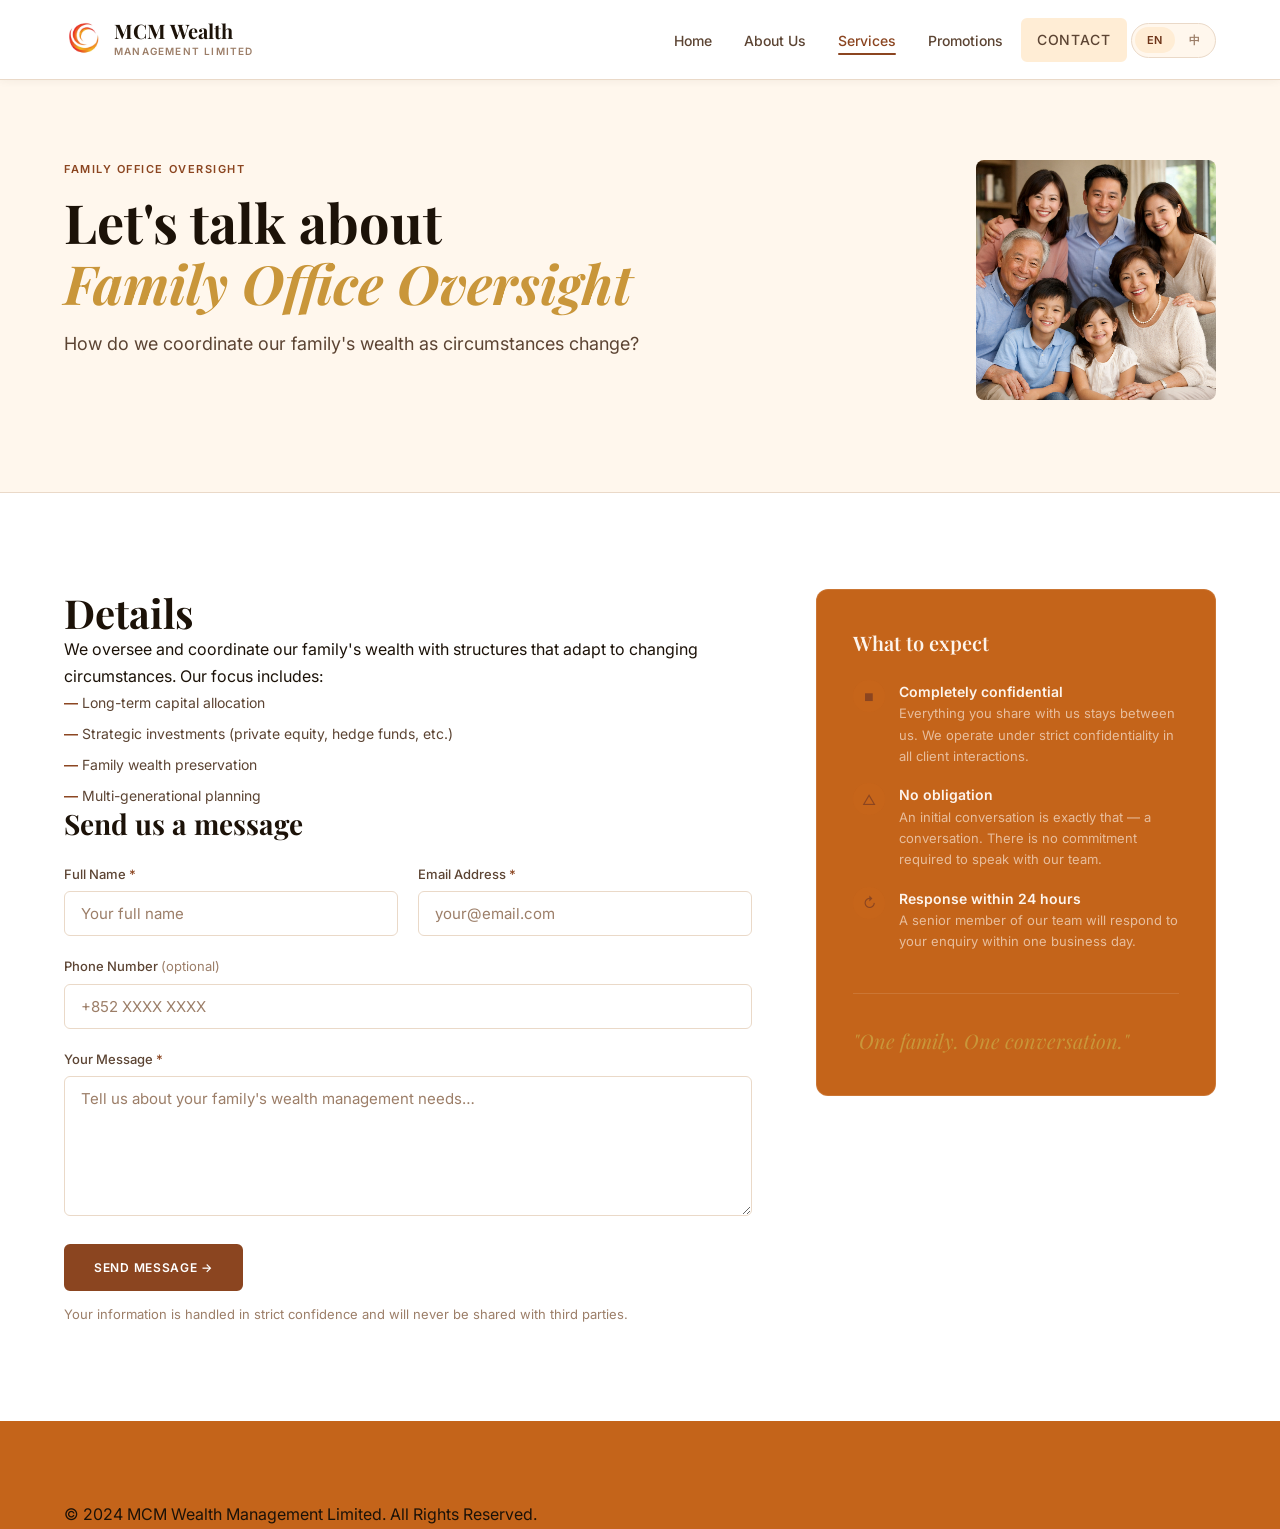
<file: preview/family-office.html>
<!DOCTYPE html>
<html lang="en">
<head>
<meta charset="UTF-8">
<meta name="viewport" content="width=device-width, initial-scale=1">
<title>Family Office Oversight — MCM Wealth Management</title>
<link rel="preconnect" href="https://fonts.googleapis.com">
<link rel="preconnect" href="https://fonts.gstatic.com" crossorigin>
<link href="https://fonts.googleapis.com/css2?family=Playfair+Display:ital,wght@0,600;0,700;1,400;1,600;1,700&family=Inter:wght@400;500;600&display=swap" rel="stylesheet">
<link rel="stylesheet" href="assets/css/main.css">
</head>
<body>

<header class="site-header" role="banner">
  <div class="container">
    <div class="header-inner">
      <a href="index.html" class="site-logo">
        <img class="logo-mark" src="assets/images/logo_icon.jpg" alt="" aria-hidden="true">
        <span class="logo-text"><span class="logo-name">MCM Wealth</span><span class="logo-sub">Management Limited</span></span>
      </a>
      <nav class="header-nav" role="navigation" id="primary-navigation">
        <ul class="nav-menu" role="menubar">
          <li><a href="index.html">Home</a></li>
          <li><a href="about.html">About Us</a></li>
          <li class="current-menu-item"><a href="services.html">Services</a></li>
          <li><a href="promotions.html">Promotions</a></li>
          <li><a href="contact.html" class="btn btn-nav">Contact</a></li>
<li><button type="button" class="lang-switch" aria-label="切換語言 / Switch language"><span class="lang-option is-active" onclick="switchLang('en')">EN</span><span class="lang-option" onclick="switchLang('zh')">中</span></button></li>
        </ul>
      </nav>
    </div>
  </div>
</header>

<section class="hero-page">
  <div class="container">
    <div style="display:flex; align-items:flex-start; gap:24px;">
      <div style="flex:1;">
        <span class="eyebrow reveal">Family Office Oversight</span>
        <h1 class="reveal reveal-delay-1">Let's talk about<br><em class="accent-gold">Family Office Oversight</em></h1>
        <p class="reveal reveal-delay-2">How do we coordinate our family's wealth as circumstances change?</p>
      </div>
      <div style="flex:0 0 240px;">
        <img class="service-image" src="assets/images/Service_family_office.png" alt="Family Office Oversight">
      </div>
    </div>
  </div>
</section>

<section class="section--white">
  <div class="container">
    <div class="contact-layout">

      <div>
        <h2>Details</h2>
        <p>We oversee and coordinate our family's wealth with structures that adapt to changing circumstances. Our focus includes:</p>
        <ul class="service-bullets">
          <li>Long-term capital allocation</li>
          <li>Strategic investments (private equity, hedge funds, etc.)</li>
          <li>Family wealth preservation</li>
          <li>Multi-generational planning</li>
        </ul>

        <div class="reveal">
          <h2 style="margin-bottom:24px; font-size:28px;">Send us a message</h2>
          <form class="contact-form" action="#" method="post" novalidate>
            <div class="form-row">
              <div class="form-group">
                <label for="name-family">Full Name <span style="color:var(--orange);" aria-hidden="true">*</span></label>
                <input type="text" id="name-family" name="name" placeholder="Your full name" required autocomplete="name">
              </div>
              <div class="form-group">
                <label for="email-family">Email Address <span style="color:var(--orange);" aria-hidden="true">*</span></label>
                <input type="email" id="email-family" name="email" placeholder="your@email.com" required autocomplete="email">
              </div>
            </div>
            <div class="form-group">
              <label for="phone-family">Phone Number <span style="color:var(--text-muted); font-weight:400;">(optional)</span></label>
              <input type="tel" id="phone-family" name="phone" placeholder="+852 XXXX XXXX" autocomplete="tel">
            </div>
            <div class="form-group">
              <label for="message-family">Your Message <span style="color:var(--orange);" aria-hidden="true">*</span></label>
              <textarea id="message-family" name="message" placeholder="Tell us about your family's wealth management needs…" required></textarea>
            </div>
            <div class="form-submit">
              <button type="submit" class="btn btn-primary">Send message &rarr;</button>
              <p class="form-notice">Your information is handled in strict confidence and will never be shared with third parties.</p>
            </div>
          </form>
        </div>
      </div>

      <div class="contact-panel reveal reveal-delay-2">
        <h3>What to expect</h3>
        <ul class="expect-list">
          <li class="expect-item">
            <div class="expect-icon" aria-hidden="true">◾</div>
            <div>
              <strong>Completely confidential</strong>
              <span>Everything you share with us stays between us. We operate under strict confidentiality in all client interactions.</span>
            </div>
          </li>
          <li class="expect-item">
            <div class="expect-icon" aria-hidden="true">△</div>
            <div>
              <strong>No obligation</strong>
              <span>An initial conversation is exactly that — a conversation. There is no commitment required to speak with our team.</span>
            </div>
          </li>
          <li class="expect-item">
            <div class="expect-icon" aria-hidden="true">↻</div>
            <div>
              <strong>Response within 24 hours</strong>
              <span>A senior member of our team will respond to your enquiry within one business day.</span>
            </div>
          </li>
        </ul>
        <div class="panel-divider"></div>
        <p class="panel-quote">"One family. One conversation."</p>
      </div>

    </div>
  </div>
</section>

<footer class="site-footer" role="contentinfo">
  <div class="container">
    <p>&copy; 2024 MCM Wealth Management Limited. All Rights Reserved.</p>
  </div>
</footer>

<script src="assets/js/i18n.js"></script>
<script src="assets/js/main.js" defer></script>
<button id="mcm-top" style="position:fixed;bottom:28px;right:28px;width:46px;height:46px;border-radius:50%;background:#C4641A;border:none;color:#FDF4EC;display:none;align-items:center;justify-content:center;cursor:pointer;z-index:9999;box-shadow:0 4px 18px rgba(28,18,8,0.28);transition:background .2s" aria-label="Back to top"><svg width="18" height="18" viewBox="0 0 18 18" fill="none"><polyline points="3,13 9,6 15,13" stroke="currentColor" stroke-width="2.2" stroke-linecap="round" stroke-linejoin="round"/></svg></button><script>(function(){var b=document.getElementById("mcm-top");window.addEventListener("scroll",function(){b.style.display=window.scrollY>300?"flex":"none";},{passive:true});b.onmouseenter=function(){this.style.background="#8B4520";};b.onmouseleave=function(){this.style.background="#C4641A";};b.onclick=function(){window.scrollTo({top:0,behavior:"smooth"});};})();</script>
</body>
</html>
</file>
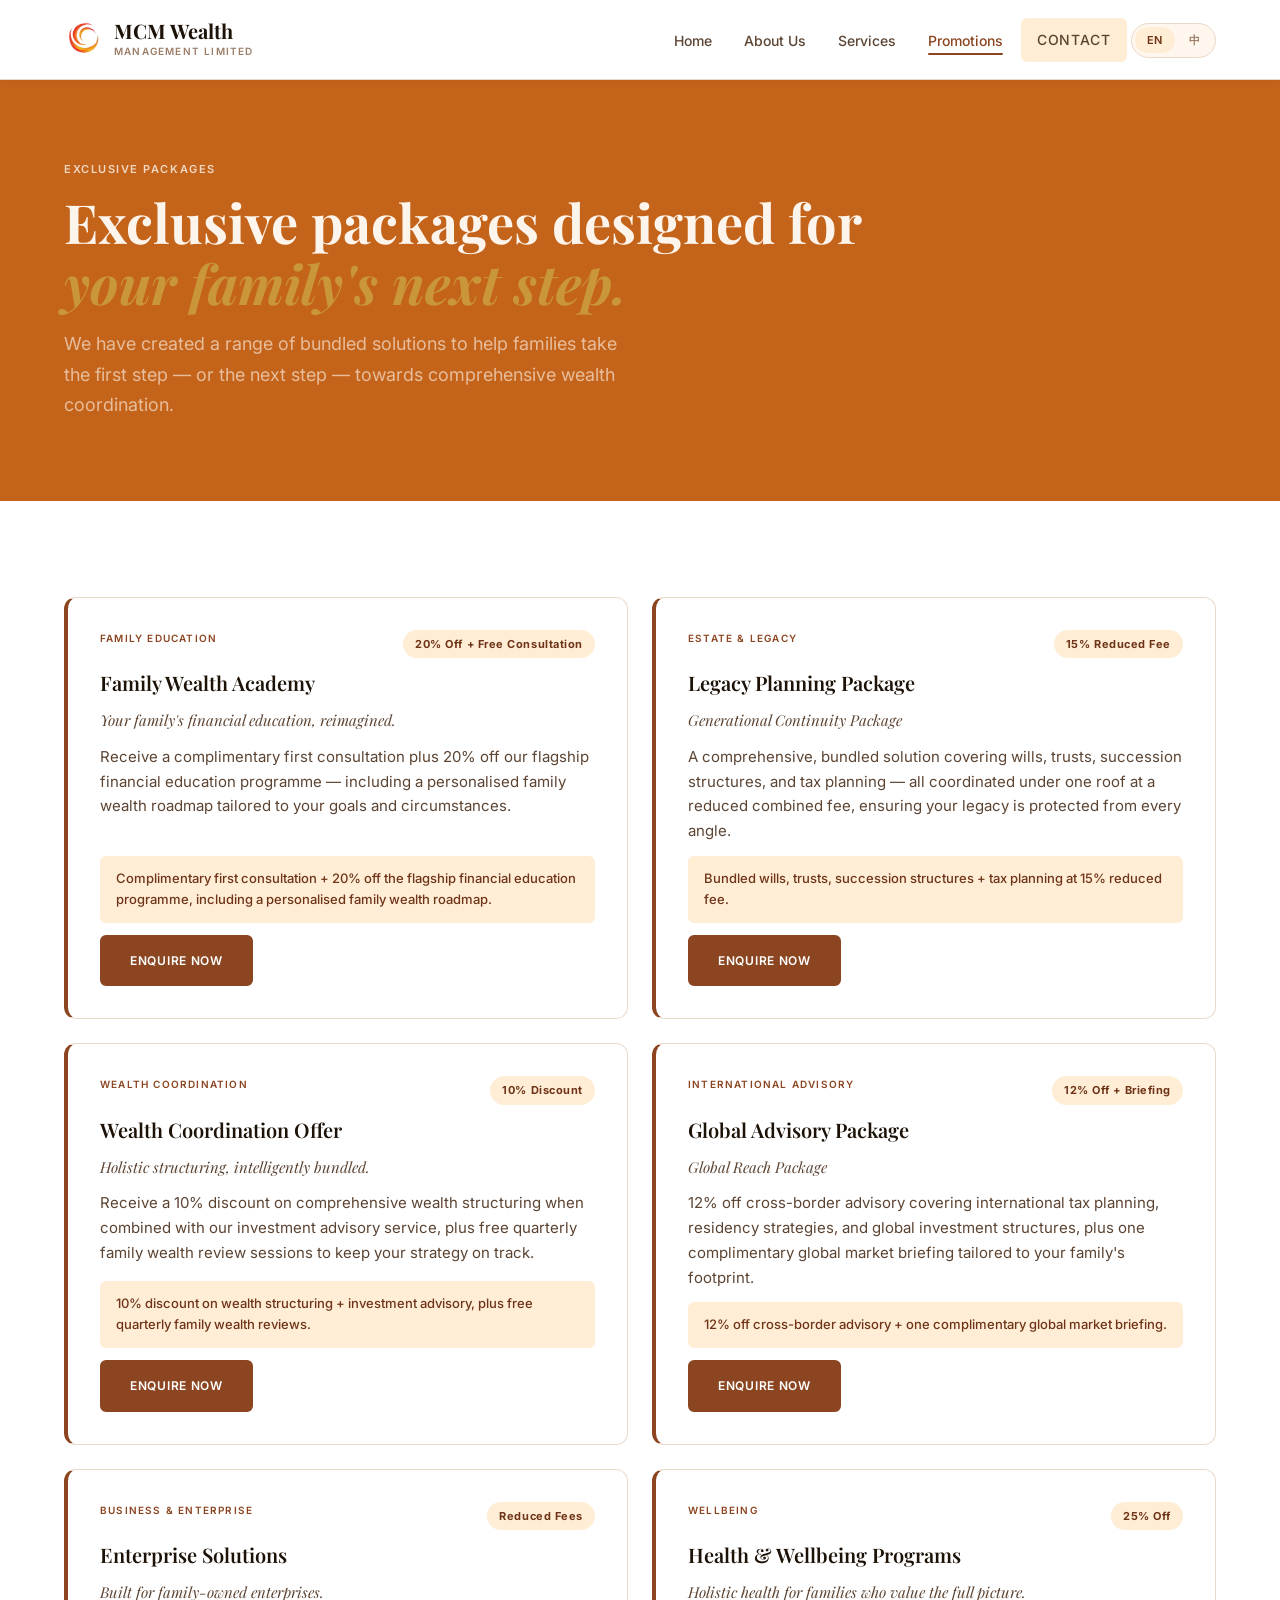
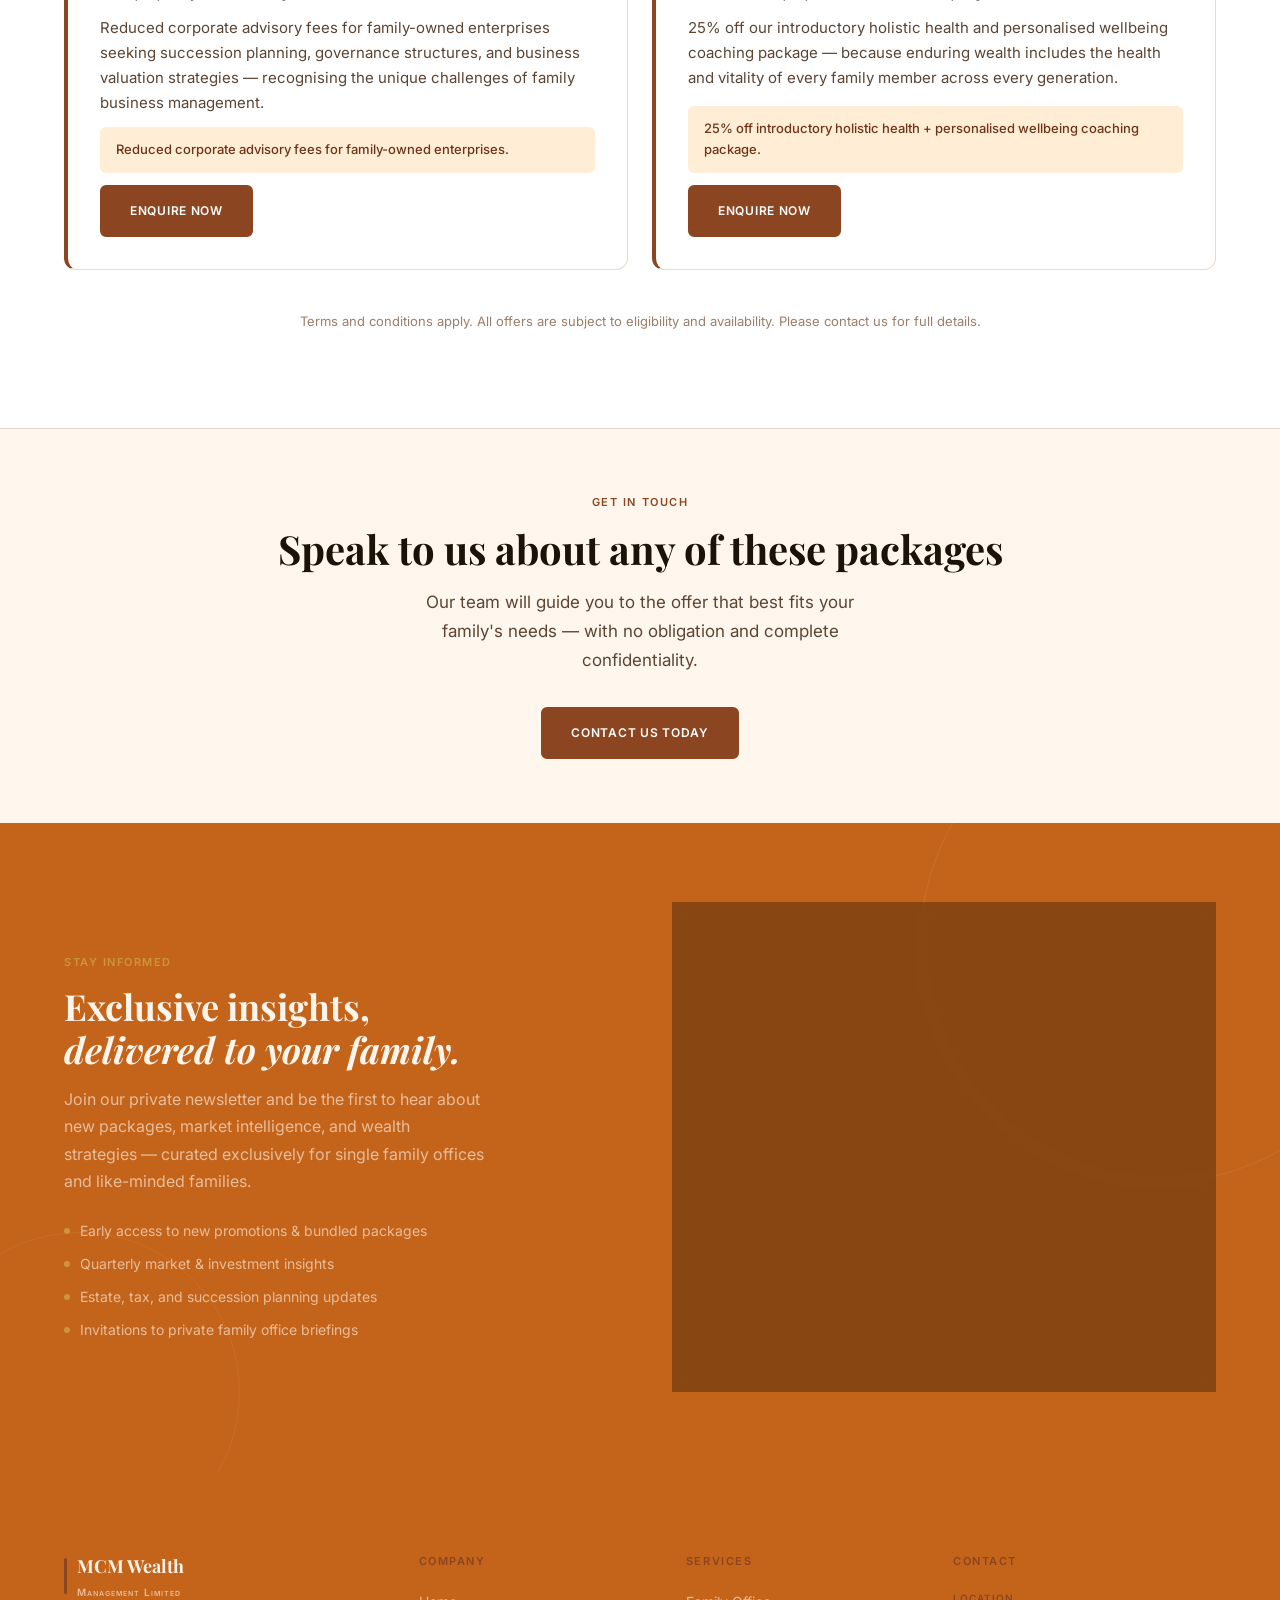
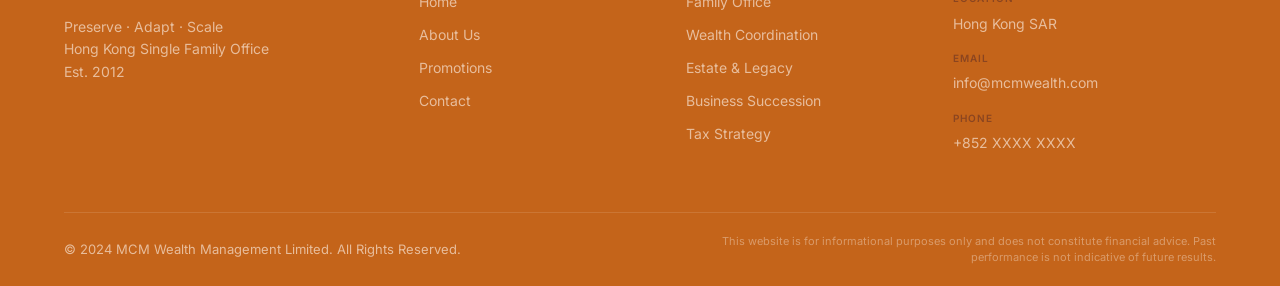
<file: preview/promotions.html>
<!DOCTYPE html>
<html lang="en">
<head>
<meta charset="UTF-8">
<meta name="viewport" content="width=device-width, initial-scale=1">
<title>Promotions — MCM Wealth Management</title>
<link rel="preconnect" href="https://fonts.googleapis.com">
<link rel="preconnect" href="https://fonts.gstatic.com" crossorigin>
<link href="https://fonts.googleapis.com/css2?family=Playfair+Display:ital,wght@0,600;0,700;1,400;1,600;1,700&family=Inter:wght@400;500;600&display=swap" rel="stylesheet">
<link rel="stylesheet" href="assets/css/main.css">
</head>
<body>

<header class="site-header" role="banner">
  <div class="container">
    <div class="header-inner">
      <a href="index.html" class="site-logo">
        <img class="logo-mark" src="assets/images/logo_icon.jpg" alt="" aria-hidden="true">
        <span class="logo-text"><span class="logo-name">MCM Wealth</span><span class="logo-sub">Management Limited</span></span>
      </a>
      <nav class="header-nav" role="navigation" id="primary-navigation">
        <ul class="nav-menu" role="menubar">
          <li><a href="index.html" data-i18n="nav.home">Home</a></li>
          <li><a href="about.html" data-i18n="nav.about">About Us</a></li>
          <li><a href="services.html" data-i18n="nav.services">Services</a></li>
          <li class="current-menu-item"><a href="promotions.html" data-i18n="nav.promotions">Promotions</a></li>
          <li><a href="contact.html" class="btn btn-nav" data-i18n="nav.contact">Contact</a></li>
          <li><button type="button" class="lang-switch" aria-label="切換語言 / Switch language"><span class="lang-option is-active" onclick="switchLang('en')">EN</span><span class="lang-option" onclick="switchLang('zh')">中</span></button></li>
        </ul>
      </nav>
      <button class="nav-toggle" aria-controls="primary-navigation" aria-expanded="false" aria-label="Toggle navigation">
        <span></span><span></span><span></span>
      </button>
    </div>
  </div>
</header>

<!-- PAGE HERO — dark -->
<section class="hero-page--dark">
  <div class="container">
    <span class="eyebrow reveal" data-i18n="promotions.hero.eyebrow">Exclusive Packages</span>
    <h1 class="reveal reveal-delay-1" data-i18n="promotions.hero.h1">Exclusive packages designed for<br><em class="accent-gold">your family's next step.</em></h1>
    <p class="reveal reveal-delay-2" style="color:var(--text-on-dark-muted); font-size:18px; margin-top:16px; max-width:580px;" data-i18n="promotions.hero.p">We have created a range of bundled solutions to help families take the first step — or the next step — towards comprehensive wealth coordination.</p>
  </div>
</section>

<!-- PROMO GRID -->
<section class="section--white">
  <div class="container">

    <div class="promos-grid">

      <div class="promo-card reveal reveal-delay-1">
        <div class="promo-card-top">
          <span class="promo-tag" data-i18n="promotions.1.tag">Family Education</span>
          <span class="promo-badge" data-i18n="promotions.1.badge">20% Off + Free Consultation</span>
        </div>
        <h3 data-i18n="promotions.1.h3">Family Wealth Academy</h3>
        <p class="promo-subtitle" data-i18n="promotions.1.subtitle">Your family's financial education, reimagined.</p>
        <p data-i18n="promotions.1.p">Receive a complimentary first consultation plus 20% off our flagship financial education programme — including a personalised family wealth roadmap tailored to your goals and circumstances.</p>
        <div class="promo-highlight" data-i18n="promotions.1.highlight">Complimentary first consultation + 20% off the flagship financial education programme, including a personalised family wealth roadmap.</div>
        <a href="contact.html" class="btn btn-primary" style="align-self:flex-start;" data-i18n="promotions.1.btn">Enquire now</a>
      </div>

      <div class="promo-card reveal reveal-delay-2">
        <div class="promo-card-top">
          <span class="promo-tag" data-i18n="promotions.2.tag">Estate & Legacy</span>
          <span class="promo-badge" data-i18n="promotions.2.badge">15% Reduced Fee</span>
        </div>
        <h3 data-i18n="promotions.2.h3">Legacy Planning Package</h3>
        <p class="promo-subtitle" data-i18n="promotions.2.subtitle">Generational Continuity Package</p>
        <p data-i18n="promotions.2.p">A comprehensive, bundled solution covering wills, trusts, succession structures, and tax planning — all coordinated under one roof at a reduced combined fee, ensuring your legacy is protected from every angle.</p>
        <div class="promo-highlight" data-i18n="promotions.2.highlight">Bundled wills, trusts, succession structures + tax planning at 15% reduced fee.</div>
        <a href="contact.html" class="btn btn-primary" style="align-self:flex-start;" data-i18n="promotions.2.btn">Enquire now</a>
      </div>

      <div class="promo-card reveal reveal-delay-1">
        <div class="promo-card-top">
          <span class="promo-tag" data-i18n="promotions.3.tag">Wealth Coordination</span>
          <span class="promo-badge" data-i18n="promotions.3.badge">10% Discount</span>
        </div>
        <h3 data-i18n="promotions.3.h3">Wealth Coordination Offer</h3>
        <p class="promo-subtitle" data-i18n="promotions.3.subtitle">Holistic structuring, intelligently bundled.</p>
        <p data-i18n="promotions.3.p">Receive a 10% discount on comprehensive wealth structuring when combined with our investment advisory service, plus free quarterly family wealth review sessions to keep your strategy on track.</p>
        <div class="promo-highlight" data-i18n="promotions.3.highlight">10% discount on wealth structuring + investment advisory, plus free quarterly family wealth reviews.</div>
        <a href="contact.html" class="btn btn-primary" style="align-self:flex-start;" data-i18n="promotions.3.btn">Enquire now</a>
      </div>

      <div class="promo-card reveal reveal-delay-2">
        <div class="promo-card-top">
          <span class="promo-tag" data-i18n="promotions.4.tag">International Advisory</span>
          <span class="promo-badge" data-i18n="promotions.4.badge">12% Off + Briefing</span>
        </div>
        <h3 data-i18n="promotions.4.h3">Global Advisory Package</h3>
        <p class="promo-subtitle" data-i18n="promotions.4.subtitle">Global Reach Package</p>
        <p data-i18n="promotions.4.p">12% off cross-border advisory covering international tax planning, residency strategies, and global investment structures, plus one complimentary global market briefing tailored to your family's footprint.</p>
        <div class="promo-highlight" data-i18n="promotions.4.highlight">12% off cross-border advisory + one complimentary global market briefing.</div>
        <a href="contact.html" class="btn btn-primary" style="align-self:flex-start;" data-i18n="promotions.4.btn">Enquire now</a>
      </div>

      <div class="promo-card reveal reveal-delay-1">
        <div class="promo-card-top">
          <span class="promo-tag" data-i18n="promotions.5.tag">Business & Enterprise</span>
          <span class="promo-badge" data-i18n="promotions.5.badge">Reduced Fees</span>
        </div>
        <h3 data-i18n="promotions.5.h3">Enterprise Solutions</h3>
        <p class="promo-subtitle" data-i18n="promotions.5.subtitle">Built for family-owned enterprises.</p>
        <p data-i18n="promotions.5.p">Reduced corporate advisory fees for family-owned enterprises seeking succession planning, governance structures, and business valuation strategies — recognising the unique challenges of family business management.</p>
        <div class="promo-highlight" data-i18n="promotions.5.highlight">Reduced corporate advisory fees for family-owned enterprises.</div>
        <a href="contact.html" class="btn btn-primary" style="align-self:flex-start;" data-i18n="promotions.5.btn">Enquire now</a>
      </div>

      <div class="promo-card reveal reveal-delay-2">
        <div class="promo-card-top">
          <span class="promo-tag" data-i18n="promotions.6.tag">Wellbeing</span>
          <span class="promo-badge" data-i18n="promotions.6.badge">25% Off</span>
        </div>
        <h3 data-i18n="promotions.6.h3">Health & Wellbeing Programs</h3>
        <p class="promo-subtitle" data-i18n="promotions.6.subtitle">Holistic health for families who value the full picture.</p>
        <p data-i18n="promotions.6.p">25% off our introductory holistic health and personalised wellbeing coaching package — because enduring wealth includes the health and vitality of every family member across every generation.</p>
        <div class="promo-highlight" data-i18n="promotions.6.highlight">25% off introductory holistic health + personalised wellbeing coaching package.</div>
        <a href="contact.html" class="btn btn-primary" style="align-self:flex-start;" data-i18n="promotions.6.btn">Enquire now</a>
      </div>

    </div>

    <p class="terms-note reveal" data-i18n="promotions.terms">Terms and conditions apply. All offers are subject to eligibility and availability. Please contact us for full details.</p>
  </div>
</section>

<!-- CTA STRIP -->
<section class="cta-strip">
  <div class="container">
    <div class="reveal">
      <span class="eyebrow" data-i18n="promotions.cta.eyebrow">Get in Touch</span>
      <h2 data-i18n="promotions.cta.h2">Speak to us about any of these packages</h2>
      <p data-i18n="promotions.cta.p">Our team will guide you to the offer that best fits your family's needs — with no obligation and complete confidentiality.</p>
      <a href="contact.html" class="btn btn-primary" data-i18n="promotions.cta.btn">Contact us today</a>
    </div>
  </div>
</section>

<!-- NEWSLETTER -->
<section class="newsletter-section" aria-labelledby="newsletter-heading">
  <div class="container">
    <div class="newsletter-inner">

      <div class="newsletter-left reveal">
        <span class="eyebrow">Stay Informed</span>
        <h2 id="newsletter-heading">Exclusive insights,<br><em>delivered to your family.</em></h2>
        <p>Join our private newsletter and be the first to hear about new packages, market intelligence, and wealth strategies — curated exclusively for single family offices and like-minded families.</p>
        <ul class="newsletter-perks">
          <li>Early access to new promotions &amp; bundled packages</li>
          <li>Quarterly market &amp; investment insights</li>
          <li>Estate, tax, and succession planning updates</li>
          <li>Invitations to private family office briefings</li>
        </ul>
      </div>

      <div class="newsletter-form-wrap reveal reveal-delay-2">
        <h3>Subscribe to our newsletter</h3>
        <p>No spam. Unsubscribe at any time. Strictly confidential.</p>

        <form class="newsletter-form" id="nl-form" novalidate>
          <div class="nl-field">
            <label for="nl-name">Full Name</label>
            <input type="text" id="nl-name" name="name" placeholder="Your full name" autocomplete="name">
          </div>
          <div class="nl-field">
            <label for="nl-email">Email Address</label>
            <input type="email" id="nl-email" name="email" placeholder="your@email.com" autocomplete="email" required>
          </div>
          <button type="submit" class="nl-submit">Subscribe — It's Free</button>
          <p class="nl-privacy">By subscribing you agree to receive occasional communications from MCM Wealth Management Limited. We will never share your details with third parties.</p>
        </form>

        <div class="nl-success" id="nl-success">
          <div class="nl-tick">&#10003;</div>
          <p>You're on the list. Welcome to the MCM circle.</p>
        </div>
      </div>

    </div>
  </div>
</section>

<!-- FOOTER -->
<footer class="site-footer" role="contentinfo">
  <div class="container">
    <div class="footer-grid">
      <div class="footer-logo-col"><div class="footer-logo-brand"><span class="logo-bar" style="height:36px;" aria-hidden="true"></span><span class="logo-text"><span class="footer-logo-name">MCM Wealth</span><span class="footer-logo-sub">Management Limited</span></span></div><p class="footer-tagline" data-i18n="footer.tagline.promotions">Preserve · Adapt · Scale<br>Hong Kong Single Family Office<br>Est. 2012</p></div>
      <div class="footer-col"><span class="footer-col-title" data-i18n="footer.company">Company</span><nav class="footer-links"><a href="index.html" data-i18n="nav.home">Home</a><a href="about.html" data-i18n="nav.about">About Us</a><a href="promotions.html" data-i18n="nav.promotions">Promotions</a><a href="contact.html" data-i18n="nav.contact">Contact</a></nav></div>
      <div class="footer-col"><span class="footer-col-title" data-i18n="footer.services">Services</span><nav class="footer-links"><a href="services.html">Family Office</a><a href="services.html">Wealth Coordination</a><a href="services.html">Estate & Legacy</a><a href="services.html">Business Succession</a><a href="services.html">Tax Strategy</a></nav></div>
      <div class="footer-col"><span class="footer-col-title" data-i18n="footer.contact">Contact</span><div class="footer-contact-items"><div class="footer-contact-item"><span class="flabel" data-i18n="footer.location">Location</span><span class="fvalue" data-i18n="footer.location.val">Hong Kong SAR</span></div><div class="footer-contact-item"><span class="flabel" data-i18n="footer.email">Email</span><span class="fvalue">info@mcmwealth.com</span></div><div class="footer-contact-item"><span class="flabel" data-i18n="footer.phone">Phone</span><span class="fvalue">+852 XXXX XXXX</span></div></div></div>
    </div>
    <div class="footer-bottom">
      <p class="copyright" data-i18n="footer.copyright">&copy; 2024 MCM Wealth Management Limited. All Rights Reserved.</p>
      <p class="disclaimer" data-i18n="footer.disclaimer">This website is for informational purposes only and does not constitute financial advice. Past performance is not indicative of future results.</p>
    </div>
  </div>
</footer>

<script src="assets/js/i18n.js"></script>
<script src="assets/js/main.js" defer></script>
<script>
document.getElementById('nl-form').addEventListener('submit', function(e) {
  e.preventDefault();
  var email = document.getElementById('nl-email').value.trim();
  if (!email || !email.includes('@')) {
    document.getElementById('nl-email').focus();
    return;
  }
  this.style.display = 'none';
  document.getElementById('nl-success').style.display = 'block';
});
</script>
<button id="mcm-top" style="position:fixed;bottom:28px;right:28px;width:46px;height:46px;border-radius:50%;background:#C4641A;border:none;color:#FDF4EC;display:none;align-items:center;justify-content:center;cursor:pointer;z-index:9999;box-shadow:0 4px 18px rgba(28,18,8,0.28);transition:background .2s" aria-label="Back to top"><svg width="18" height="18" viewBox="0 0 18 18" fill="none"><polyline points="3,13 9,6 15,13" stroke="currentColor" stroke-width="2.2" stroke-linecap="round" stroke-linejoin="round"/></svg></button><script>(function(){var b=document.getElementById("mcm-top");window.addEventListener("scroll",function(){b.style.display=window.scrollY>300?"flex":"none";},{passive:true});b.onmouseenter=function(){this.style.background="#8B4520";};b.onmouseleave=function(){this.style.background="#C4641A";};b.onclick=function(){window.scrollTo({top:0,behavior:"smooth"});};})();</script>
</body>
</html>
</file>
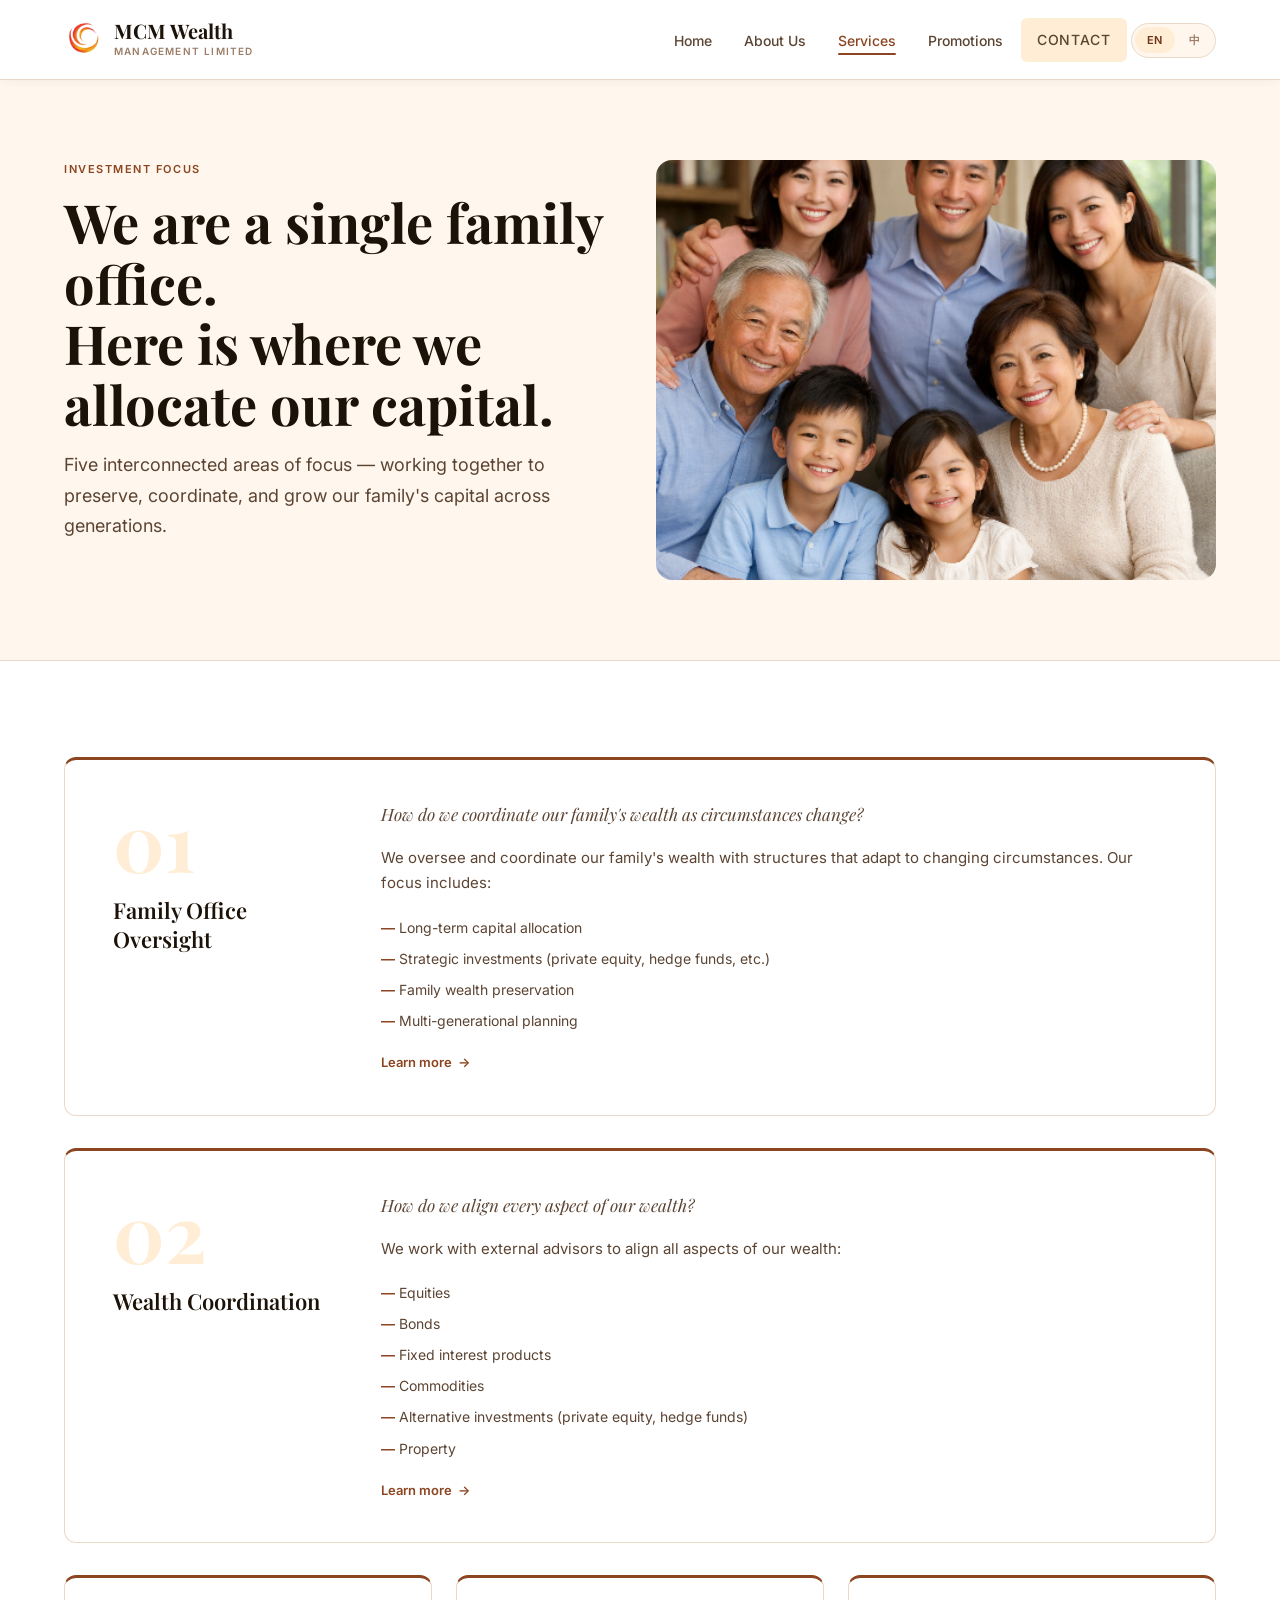
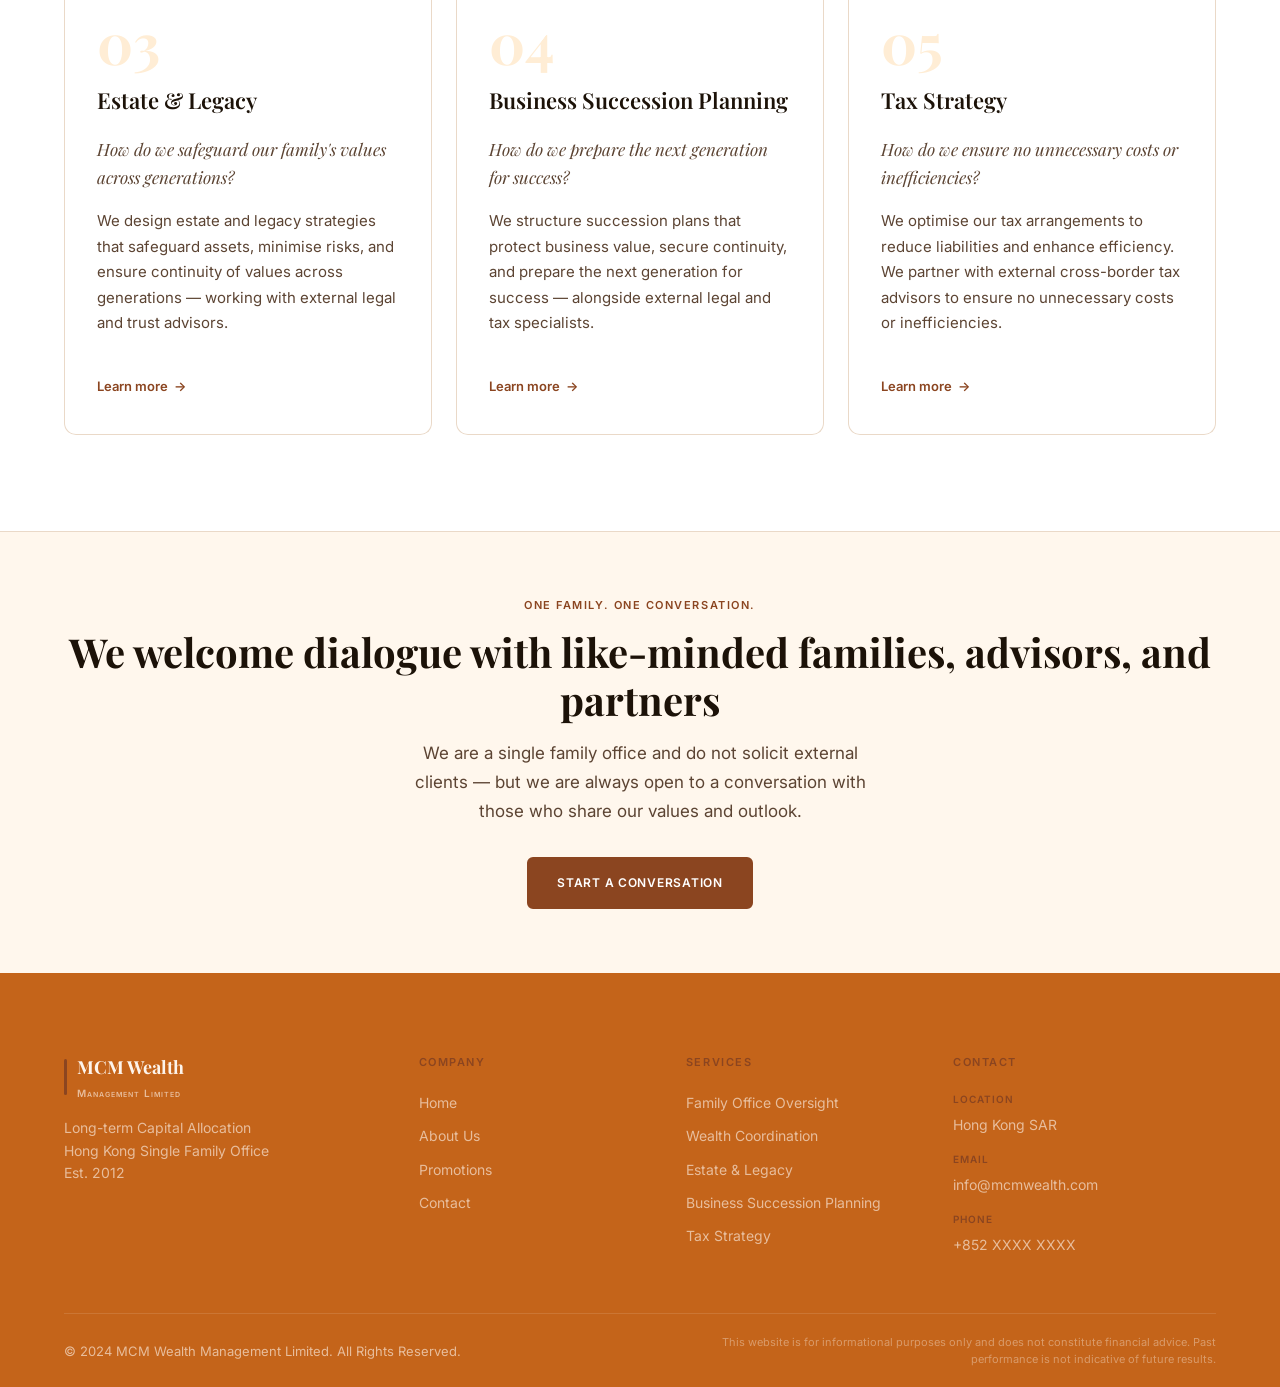
<file: preview/services.html>
<!DOCTYPE html>
<html lang="en">
<head>
<meta charset="UTF-8">
<meta name="viewport" content="width=device-width, initial-scale=1">
<title>Services — MCM Wealth Management</title>
<link rel="preconnect" href="https://fonts.googleapis.com">
<link rel="preconnect" href="https://fonts.gstatic.com" crossorigin>
<link href="https://fonts.googleapis.com/css2?family=Playfair+Display:ital,wght@0,600;0,700;1,400;1,600;1,700&family=Inter:wght@400;500;600&display=swap" rel="stylesheet">
<link rel="stylesheet" href="assets/css/main.css">
</head>
<body>

<header class="site-header" role="banner">
  <div class="container">
    <div class="header-inner">
      <a href="index.html" class="site-logo">
        <img class="logo-mark" src="assets/images/logo_icon.jpg" alt="" aria-hidden="true">
        <span class="logo-text"><span class="logo-name">MCM Wealth</span><span class="logo-sub">Management Limited</span></span>
      </a>
      <nav class="header-nav" role="navigation" id="primary-navigation">
        <ul class="nav-menu" role="menubar">
          <li><a href="index.html" data-i18n="nav.home">Home</a></li>
          <li><a href="about.html" data-i18n="nav.about">About Us</a></li>
          <li class="current-menu-item"><a href="services.html" data-i18n="nav.services">Services</a></li>
          <li><a href="promotions.html" data-i18n="nav.promotions">Promotions</a></li>
          <li><a href="contact.html" class="btn btn-nav" data-i18n="nav.contact">Contact</a></li>
          <li><button type="button" class="lang-switch" aria-label="切換語言 / Switch language"><span class="lang-option is-active" onclick="switchLang('en')">EN</span><span class="lang-option" onclick="switchLang('zh')">中</span></button></li>
        </ul>
      </nav>
      <button class="nav-toggle" aria-controls="primary-navigation" aria-expanded="false" aria-label="Toggle navigation">
        <span></span><span></span><span></span>
      </button>
    </div>
  </div>
</header>

<!-- PAGE HERO -->
<section class="hero-page">
  <div class="container">
    <div style="display:flex; align-items:flex-start; gap:32px;">
      <div style="flex:1;">
        <span class="eyebrow reveal" data-i18n="services.hero.eyebrow">Investment Focus</span>
        <h1 class="reveal reveal-delay-1" data-i18n="services.hero.h1">We are a single family office.<br>Here is where we allocate our capital.</h1>
        <p class="reveal reveal-delay-2" data-i18n="services.hero.p">Five interconnected areas of focus — working together to preserve, coordinate, and grow our family's capital across generations.</p>
      </div>
      <div class="hero-carousel" style="flex:0 0 560px;">
        <div class="carousel" aria-roledescription="carousel" aria-label="Services images carousel">
          <div class="carousel-track">
            <div class="carousel-slide" data-index="0">
              <img src="assets/images/Service_family_office.png" alt="Family Office" class="carousel-img" loading="eager">
            </div>
            <div class="carousel-slide" data-index="1">
              <img src="assets/images/Service_wealth_coordination.png" alt="Wealth Coordination" class="carousel-img" loading="lazy">
            </div>
            <div class="carousel-slide" data-index="2">
              <img src="assets/images/Service_estate_legacy.png" alt="Estate & Legacy" class="carousel-img" loading="lazy">
            </div>
            <div class="carousel-slide" data-index="3">
              <img src="assets/images/Service_Business.png" alt="Business Succession" class="carousel-img" loading="lazy">
            </div>
            <div class="carousel-slide" data-index="4">
              <img src="assets/images/Service_tax.png" alt="Tax Strategy" class="carousel-img" loading="lazy">
            </div>
          </div>
          <div class="carousel-dots" role="tablist" aria-label="Slide dots"></div>
        </div>
      </div>
    </div>
  </div>
</section>

<!-- FULL SERVICE CARDS -->
<section class="section--white">
  <div class="container">

    <div class="services-list">

      <!-- 01 Family Office Oversight -->
      <div class="service-full-card reveal">
        <div class="service-full-left">
          <span class="number">01</span>
          <h3 data-i18n="services.1.h3">Family Office Oversight</h3>
        </div>
        <div class="service-full-right">
          <p class="teaser" data-i18n="services.1.teaser">How do we coordinate our family's wealth as circumstances change?</p>
          <p data-i18n="services.1.p">We oversee and coordinate our family's wealth with structures that adapt to changing circumstances. Our focus includes:</p>
          <ul class="service-bullets">
            <li data-i18n="services.1.li1">Long-term capital allocation</li>
            <li data-i18n="services.1.li2">Strategic investments (private equity, hedge funds, etc.)</li>
            <li data-i18n="services.1.li3">Family wealth preservation</li>
            <li data-i18n="services.1.li4">Multi-generational planning</li>
          </ul>
          <a href="family-office.html" class="learn-more"><span data-i18n="services.1.link">Learn more</span> &rarr;</a>
        </div>
      </div>

      <!-- 02 Wealth Coordination -->
      <div class="service-full-card reveal">
        <div class="service-full-left">
          <span class="number">02</span>
          <h3 data-i18n="services.2.h3">Wealth Coordination</h3>
        </div>
        <div class="service-full-right">
          <p class="teaser" data-i18n="services.2.teaser">How do we align every aspect of our wealth?</p>
          <p data-i18n="services.2.p">We work with external advisors to align all aspects of our wealth:</p>
          <ul class="service-bullets">
            <li data-i18n="services.2.li1">Equities</li>
            <li data-i18n="services.2.li2">Bonds</li>
            <li data-i18n="services.2.li3">Fixed interest products</li>
            <li data-i18n="services.2.li4">Commodities</li>
            <li data-i18n="services.2.li5">Alternative investments (private equity, hedge funds)</li>
            <li data-i18n="services.2.li6">Property</li>
          </ul>
          <a href="wealth-coordination.html" class="learn-more"><span data-i18n="services.2.link">Learn more</span> &rarr;</a>
        </div>
      </div>

    </div>

    <!-- 3-col grid -->
    <div class="services-grid-3col">

      <div class="service-full-card reveal reveal-delay-1" style="grid-template-columns:1fr; gap:20px; padding:36px 32px;">
        <div class="service-full-left"><span class="number" style="font-size:56px;">03</span><h3 data-i18n="services.3.h3">Estate & Legacy</h3></div>
        <div class="service-full-right">
          <p class="teaser" data-i18n="services.3.teaser">How do we safeguard our family's values across generations?</p>
          <p data-i18n="services.3.p">We design estate and legacy strategies that safeguard assets, minimise risks, and ensure continuity of values across generations — working with external legal and trust advisors.</p>
          <a href="estate-legacy.html" class="learn-more"><span data-i18n="services.3.link">Learn more</span> &rarr;</a>
        </div>
      </div>

      <div class="service-full-card reveal reveal-delay-2" style="grid-template-columns:1fr; gap:20px; padding:36px 32px;">
        <div class="service-full-left"><span class="number" style="font-size:56px;">04</span><h3 data-i18n="services.4.h3">Business Succession Planning</h3></div>
        <div class="service-full-right">
          <p class="teaser" data-i18n="services.4.teaser">How do we prepare the next generation for success?</p>
          <p data-i18n="services.4.p">We structure succession plans that protect business value, secure continuity, and prepare the next generation for success — alongside external legal and tax specialists.</p>
          <a href="business-succession.html" class="learn-more"><span data-i18n="services.4.link">Learn more</span> &rarr;</a>
        </div>
      </div>

      <div class="service-full-card reveal reveal-delay-3" style="grid-template-columns:1fr; gap:20px; padding:36px 32px;">
        <div class="service-full-left"><span class="number" style="font-size:56px;">05</span><h3 data-i18n="services.5.h3">Tax Strategy</h3></div>
        <div class="service-full-right">
          <p class="teaser" data-i18n="services.5.teaser">How do we ensure no unnecessary costs or inefficiencies?</p>
          <p data-i18n="services.5.p">We optimise our tax arrangements to reduce liabilities and enhance efficiency. We partner with external cross-border tax advisors to ensure no unnecessary costs or inefficiencies.</p>
          <a href="tax-strategy.html" class="learn-more"><span data-i18n="services.5.link">Learn more</span> &rarr;</a>
        </div>
      </div>

    </div>
  </div>
</section>

<!-- CTA STRIP -->
<section class="cta-strip">
  <div class="container">
    <div class="reveal">
      <span class="eyebrow" data-i18n="services.cta.eyebrow">One Family. One Conversation.</span>
      <h2 data-i18n="services.cta.h2">We welcome dialogue with like-minded families, advisors, and partners</h2>
      <p data-i18n="services.cta.p">We are a single family office and do not solicit external clients — but we are always open to a conversation with those who share our values and outlook.</p>
      <a href="contact.html" class="btn btn-primary" data-i18n="services.cta.btn">Start a conversation</a>
    </div>
  </div>
</section>

<!-- FOOTER -->
<footer class="site-footer" role="contentinfo">
  <div class="container">
    <div class="footer-grid">
      <div class="footer-logo-col">
        <div class="footer-logo-brand"><span class="logo-bar" style="height:36px;" aria-hidden="true"></span><span class="logo-text"><span class="footer-logo-name">MCM Wealth</span><span class="footer-logo-sub">Management Limited</span></span></div>
        <p class="footer-tagline" data-i18n="footer.tagline">Long-term Capital Allocation<br>Hong Kong Single Family Office<br>Est. 2012</p>
      </div>
      <div class="footer-col"><span class="footer-col-title" data-i18n="footer.company">Company</span><nav class="footer-links"><a href="index.html" data-i18n="nav.home">Home</a><a href="about.html" data-i18n="nav.about">About Us</a><a href="promotions.html" data-i18n="nav.promotions">Promotions</a><a href="contact.html" data-i18n="nav.contact">Contact</a></nav></div>
      <div class="footer-col"><span class="footer-col-title" data-i18n="footer.services">Services</span><nav class="footer-links"><a href="services.html" data-i18n="services.1.h3">Family Office Oversight</a><a href="services.html" data-i18n="services.2.h3">Wealth Coordination</a><a href="services.html" data-i18n="services.3.h3">Estate & Legacy</a><a href="services.html" data-i18n="services.4.h3">Business Succession Planning</a><a href="services.html" data-i18n="services.5.h3">Tax Strategy</a></nav></div>
      <div class="footer-col"><span class="footer-col-title" data-i18n="footer.contact">Contact</span><div class="footer-contact-items"><div class="footer-contact-item"><span class="flabel" data-i18n="footer.location">Location</span><span class="fvalue" data-i18n="footer.location.val">Hong Kong SAR</span></div><div class="footer-contact-item"><span class="flabel" data-i18n="footer.email">Email</span><span class="fvalue">info@mcmwealth.com</span></div><div class="footer-contact-item"><span class="flabel" data-i18n="footer.phone">Phone</span><span class="fvalue">+852 XXXX XXXX</span></div></div></div>
    </div>
    <div class="footer-bottom">
      <p class="copyright" data-i18n="footer.copyright">&copy; 2024 MCM Wealth Management Limited. All Rights Reserved.</p>
      <p class="disclaimer" data-i18n="footer.disclaimer">This website is for informational purposes only and does not constitute financial advice. Past performance is not indicative of future results.</p>
    </div>
  </div>
</footer>

<script src="assets/js/i18n.js"></script>
<script src="assets/js/main.js" defer></script>
<button id="mcm-top" style="position:fixed;bottom:28px;right:28px;width:46px;height:46px;border-radius:50%;background:#C4641A;border:none;color:#FDF4EC;display:none;align-items:center;justify-content:center;cursor:pointer;z-index:9999;box-shadow:0 4px 18px rgba(28,18,8,0.28);transition:background .2s" aria-label="Back to top"><svg width="18" height="18" viewBox="0 0 18 18" fill="none"><polyline points="3,13 9,6 15,13" stroke="currentColor" stroke-width="2.2" stroke-linecap="round" stroke-linejoin="round"/></svg></button><script>(function(){var b=document.getElementById("mcm-top");window.addEventListener("scroll",function(){b.style.display=window.scrollY>300?"flex":"none";},{passive:true});b.onmouseenter=function(){this.style.background="#8B4520";};b.onmouseleave=function(){this.style.background="#C4641A";};b.onclick=function(){window.scrollTo({top:0,behavior:"smooth"});};})();</script>
</body>
</html>
</file>
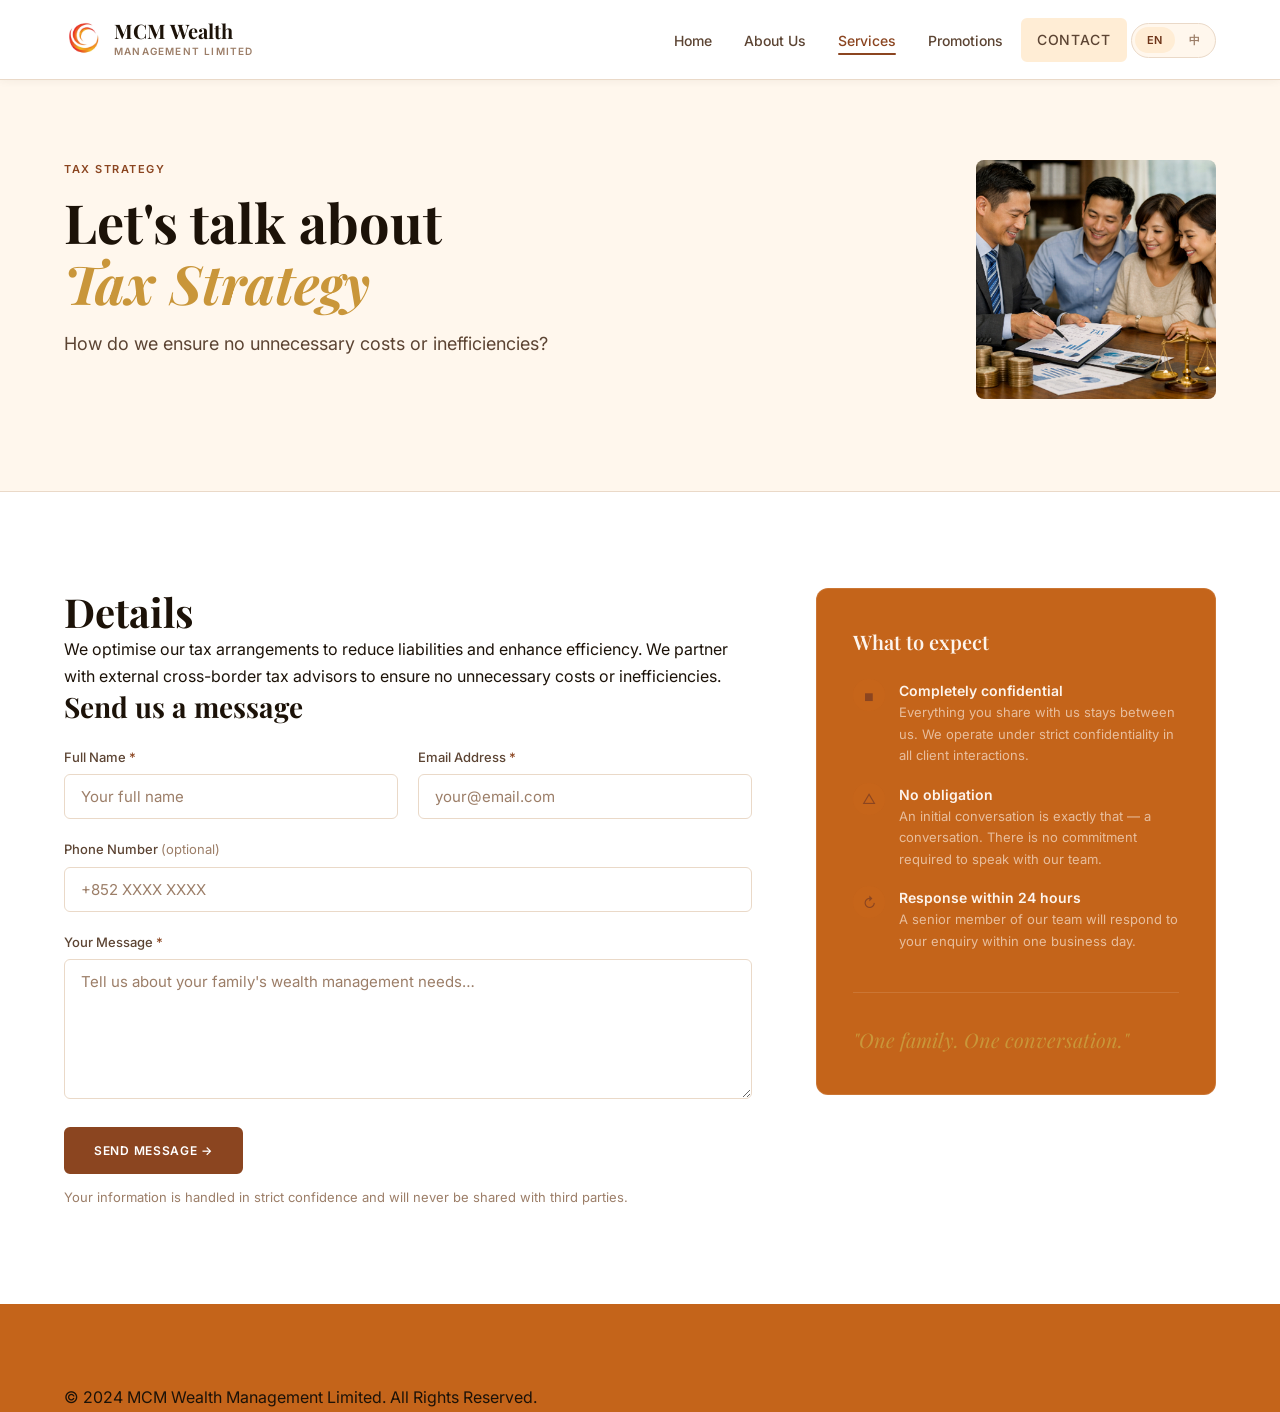
<file: preview/tax-strategy.html>
<!DOCTYPE html>
<html lang="en">
<head>
<meta charset="UTF-8">
<meta name="viewport" content="width=device-width, initial-scale=1">
<title>Tax Strategy — MCM Wealth Management</title>
<link rel="preconnect" href="https://fonts.googleapis.com">
<link rel="preconnect" href="https://fonts.gstatic.com" crossorigin>
<link href="https://fonts.googleapis.com/css2?family=Playfair+Display:ital,wght@0,600;0,700;1,400;1,600;1,700&family=Inter:wght@400;500;600&display=swap" rel="stylesheet">
<link rel="stylesheet" href="assets/css/main.css">
</head>
<body>

<header class="site-header" role="banner">
  <div class="container">
    <div class="header-inner">
      <a href="index.html" class="site-logo">
        <img class="logo-mark" src="assets/images/logo_icon.jpg" alt="" aria-hidden="true">
        <span class="logo-text"><span class="logo-name">MCM Wealth</span><span class="logo-sub">Management Limited</span></span>
      </a>
      <nav class="header-nav" role="navigation" id="primary-navigation">
        <ul class="nav-menu" role="menubar">
          <li><a href="index.html">Home</a></li>
          <li><a href="about.html">About Us</a></li>
          <li class="current-menu-item"><a href="services.html">Services</a></li>
          <li><a href="promotions.html">Promotions</a></li>
          <li><a href="contact.html" class="btn btn-nav">Contact</a></li>
<li><button type="button" class="lang-switch" aria-label="切換語言 / Switch language"><span class="lang-option is-active" onclick="switchLang('en')">EN</span><span class="lang-option" onclick="switchLang('zh')">中</span></button></li>
        </ul>
      </nav>
    </div>
  </div>
</header>

<section class="hero-page">
  <div class="container">
    <div style="display:flex; align-items:flex-start; gap:24px;">
      <div style="flex:1;">
        <span class="eyebrow reveal">Tax Strategy</span>
        <h1 class="reveal reveal-delay-1">Let's talk about<br><em class="accent-gold">Tax Strategy</em></h1>
        <p class="reveal reveal-delay-2">How do we ensure no unnecessary costs or inefficiencies?</p>
      </div>
      <div style="flex:0 0 240px;">
        <img class="service-image" src="assets/images/Service_tax.png" alt="Tax Strategy">
      </div>
    </div>
  </div>
</section>

<section class="section--white">
  <div class="container">
    <div class="contact-layout">

      <div>
        <h2>Details</h2>
        <p>We optimise our tax arrangements to reduce liabilities and enhance efficiency. We partner with external cross-border tax advisors to ensure no unnecessary costs or inefficiencies.</p>

        <div class="reveal">
          <h2 style="margin-bottom:24px; font-size:28px;">Send us a message</h2>
          <form class="contact-form" action="#" method="post" novalidate>
            <div class="form-row">
              <div class="form-group">
                <label for="name-tax">Full Name <span style="color:var(--orange);" aria-hidden="true">*</span></label>
                <input type="text" id="name-tax" name="name" placeholder="Your full name" required autocomplete="name">
              </div>
              <div class="form-group">
                <label for="email-tax">Email Address <span style="color:var(--orange);" aria-hidden="true">*</span></label>
                <input type="email" id="email-tax" name="email" placeholder="your@email.com" required autocomplete="email">
              </div>
            </div>
            <div class="form-group">
              <label for="phone-tax">Phone Number <span style="color:var(--text-muted); font-weight:400;">(optional)</span></label>
              <input type="tel" id="phone-tax" name="phone" placeholder="+852 XXXX XXXX" autocomplete="tel">
            </div>
            <div class="form-group">
              <label for="message-tax">Your Message <span style="color:var(--orange);" aria-hidden="true">*</span></label>
              <textarea id="message-tax" name="message" placeholder="Tell us about your family's wealth management needs…" required></textarea>
            </div>
            <div class="form-submit">
              <button type="submit" class="btn btn-primary">Send message &rarr;</button>
              <p class="form-notice">Your information is handled in strict confidence and will never be shared with third parties.</p>
            </div>
          </form>
        </div>
      </div>

      <div class="contact-panel reveal reveal-delay-2">
        <h3>What to expect</h3>
        <ul class="expect-list">
          <li class="expect-item">
            <div class="expect-icon" aria-hidden="true">◾</div>
            <div>
              <strong>Completely confidential</strong>
              <span>Everything you share with us stays between us. We operate under strict confidentiality in all client interactions.</span>
            </div>
          </li>
          <li class="expect-item">
            <div class="expect-icon" aria-hidden="true">△</div>
            <div>
              <strong>No obligation</strong>
              <span>An initial conversation is exactly that — a conversation. There is no commitment required to speak with our team.</span>
            </div>
          </li>
          <li class="expect-item">
            <div class="expect-icon" aria-hidden="true">↻</div>
            <div>
              <strong>Response within 24 hours</strong>
              <span>A senior member of our team will respond to your enquiry within one business day.</span>
            </div>
          </li>
        </ul>
        <div class="panel-divider"></div>
        <p class="panel-quote">"One family. One conversation."</p>
      </div>

    </div>
  </div>
</section>

<footer class="site-footer" role="contentinfo">
  <div class="container">
    <p>&copy; 2024 MCM Wealth Management Limited. All Rights Reserved.</p>
  </div>
</footer>

<script src="assets/js/i18n.js"></script>
<script src="assets/js/main.js" defer></script>
<button id="mcm-top" style="position:fixed;bottom:28px;right:28px;width:46px;height:46px;border-radius:50%;background:#C4641A;border:none;color:#FDF4EC;display:none;align-items:center;justify-content:center;cursor:pointer;z-index:9999;box-shadow:0 4px 18px rgba(28,18,8,0.28);transition:background .2s" aria-label="Back to top"><svg width="18" height="18" viewBox="0 0 18 18" fill="none"><polyline points="3,13 9,6 15,13" stroke="currentColor" stroke-width="2.2" stroke-linecap="round" stroke-linejoin="round"/></svg></button><script>(function(){var b=document.getElementById("mcm-top");window.addEventListener("scroll",function(){b.style.display=window.scrollY>300?"flex":"none";},{passive:true});b.onmouseenter=function(){this.style.background="#8B4520";};b.onmouseleave=function(){this.style.background="#C4641A";};b.onclick=function(){window.scrollTo({top:0,behavior:"smooth"});};})();</script>
</body>
</html>
</file>
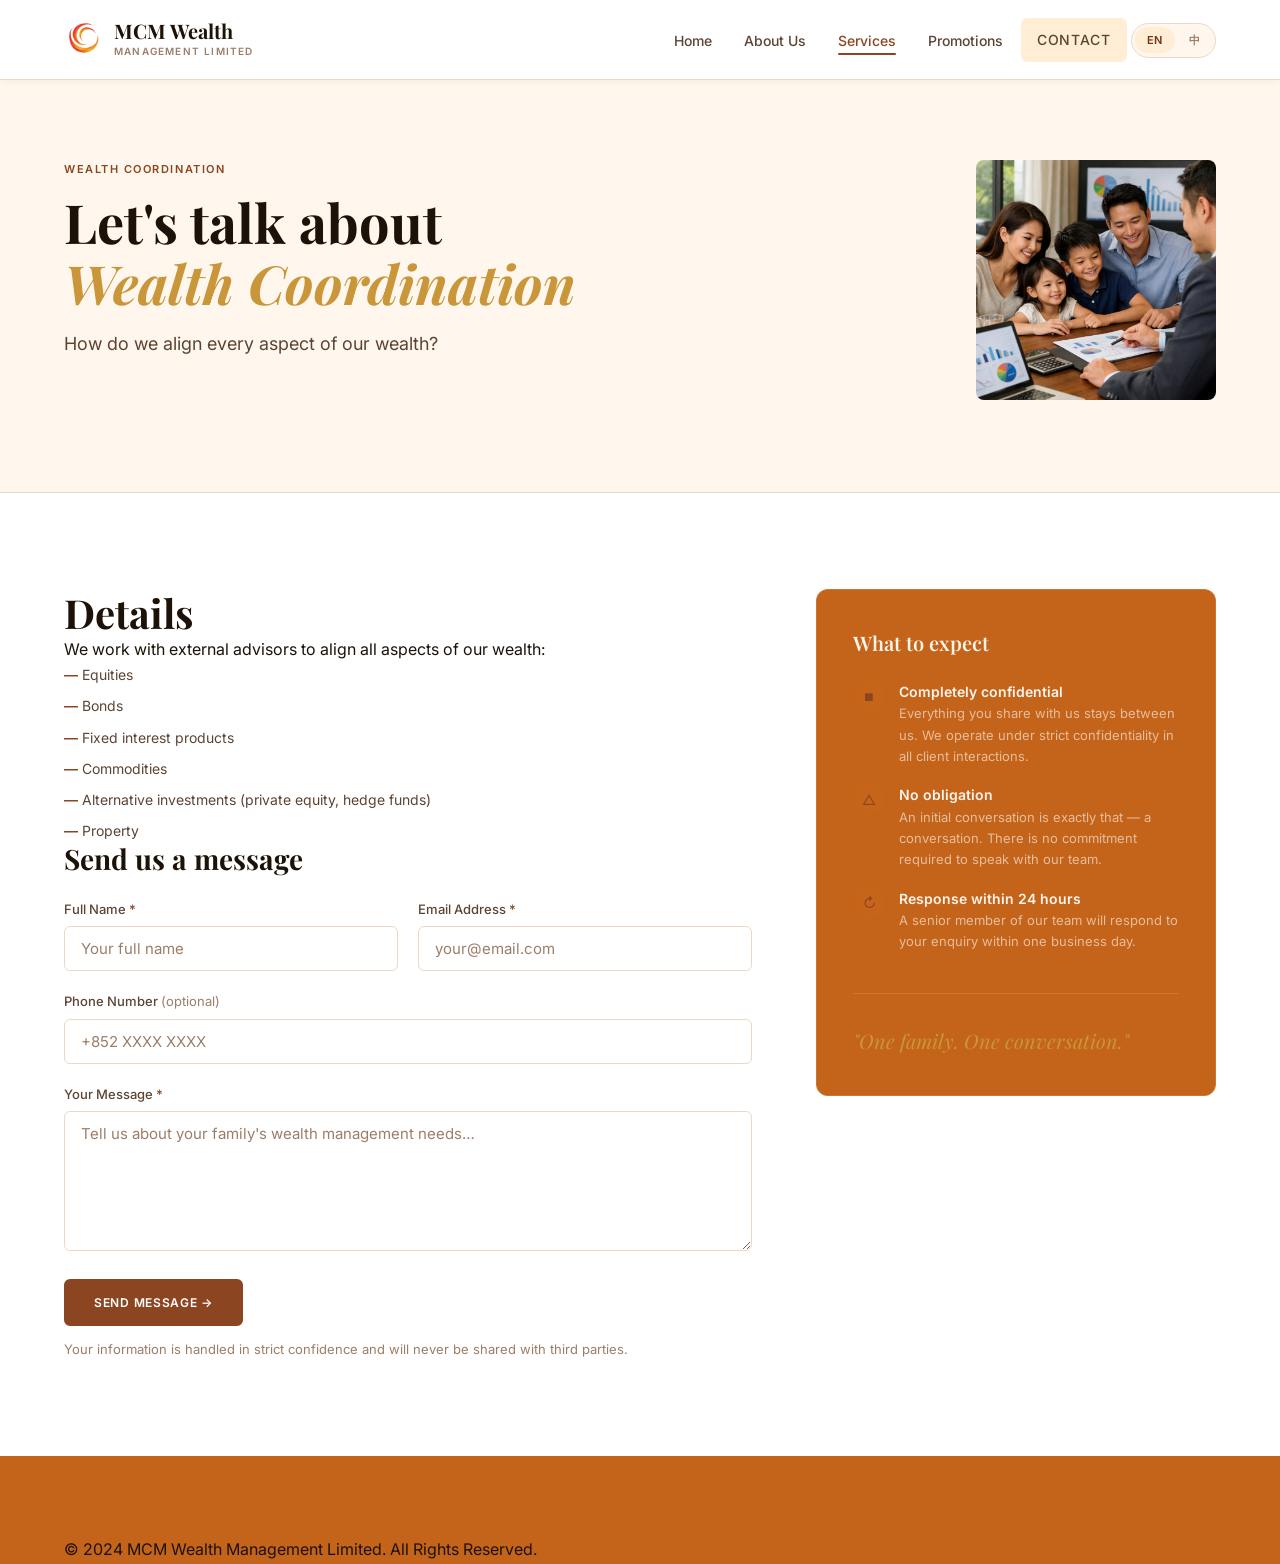
<file: preview/wealth-coordination.html>
<!DOCTYPE html>
<html lang="en">
<head>
<meta charset="UTF-8">
<meta name="viewport" content="width=device-width, initial-scale=1">
<title>Wealth Coordination — MCM Wealth Management</title>
<link rel="preconnect" href="https://fonts.googleapis.com">
<link rel="preconnect" href="https://fonts.gstatic.com" crossorigin>
<link href="https://fonts.googleapis.com/css2?family=Playfair+Display:ital,wght@0,600;0,700;1,400;1,600;1,700&family=Inter:wght@400;500;600&display=swap" rel="stylesheet">
<link rel="stylesheet" href="assets/css/main.css">
</head>
<body>

<header class="site-header" role="banner">
  <div class="container">
    <div class="header-inner">
      <a href="index.html" class="site-logo">
        <img class="logo-mark" src="assets/images/logo_icon.jpg" alt="" aria-hidden="true">
        <span class="logo-text"><span class="logo-name">MCM Wealth</span><span class="logo-sub">Management Limited</span></span>
      </a>
      <nav class="header-nav" role="navigation" id="primary-navigation">
        <ul class="nav-menu" role="menubar">
          <li><a href="index.html">Home</a></li>
          <li><a href="about.html">About Us</a></li>
          <li class="current-menu-item"><a href="services.html">Services</a></li>
          <li><a href="promotions.html">Promotions</a></li>
          <li><a href="contact.html" class="btn btn-nav">Contact</a></li>
<li><button type="button" class="lang-switch" aria-label="切換語言 / Switch language"><span class="lang-option is-active" onclick="switchLang('en')">EN</span><span class="lang-option" onclick="switchLang('zh')">中</span></button></li>
        </ul>
      </nav>
    </div>
  </div>
</header>

<section class="hero-page">
  <div class="container">
    <div style="display:flex; align-items:flex-start; gap:24px;">
      <div style="flex:1;">
        <span class="eyebrow reveal">Wealth Coordination</span>
        <h1 class="reveal reveal-delay-1">Let's talk about<br><em class="accent-gold">Wealth Coordination</em></h1>
        <p class="reveal reveal-delay-2">How do we align every aspect of our wealth?</p>
      </div>
      <div style="flex:0 0 240px;">
        <img class="service-image" src="assets/images/Service_wealth_coordination.png" alt="Wealth Coordination">
      </div>
    </div>
  </div>
</section>

<section class="section--white">
  <div class="container">
    <div class="contact-layout">

      <div>
        <h2>Details</h2>
        <p>We work with external advisors to align all aspects of our wealth:</p>
        <ul class="service-bullets">
          <li>Equities</li>
          <li>Bonds</li>
          <li>Fixed interest products</li>
          <li>Commodities</li>
          <li>Alternative investments (private equity, hedge funds)</li>
          <li>Property</li>
        </ul>

        <div class="reveal">
          <h2 style="margin-bottom:24px; font-size:28px;">Send us a message</h2>
          <form class="contact-form" action="#" method="post" novalidate>
            <div class="form-row">
              <div class="form-group">
                <label for="name-wealth">Full Name <span style="color:var(--orange);" aria-hidden="true">*</span></label>
                <input type="text" id="name-wealth" name="name" placeholder="Your full name" required autocomplete="name">
              </div>
              <div class="form-group">
                <label for="email-wealth">Email Address <span style="color:var(--orange);" aria-hidden="true">*</span></label>
                <input type="email" id="email-wealth" name="email" placeholder="your@email.com" required autocomplete="email">
              </div>
            </div>
            <div class="form-group">
              <label for="phone-wealth">Phone Number <span style="color:var(--text-muted); font-weight:400;">(optional)</span></label>
              <input type="tel" id="phone-wealth" name="phone" placeholder="+852 XXXX XXXX" autocomplete="tel">
            </div>
            <div class="form-group">
              <label for="message-wealth">Your Message <span style="color:var(--orange);" aria-hidden="true">*</span></label>
              <textarea id="message-wealth" name="message" placeholder="Tell us about your family's wealth management needs…" required></textarea>
            </div>
            <div class="form-submit">
              <button type="submit" class="btn btn-primary">Send message &rarr;</button>
              <p class="form-notice">Your information is handled in strict confidence and will never be shared with third parties.</p>
            </div>
          </form>
        </div>
      </div>

      <div class="contact-panel reveal reveal-delay-2">
        <h3>What to expect</h3>
        <ul class="expect-list">
          <li class="expect-item">
            <div class="expect-icon" aria-hidden="true">◾</div>
            <div>
              <strong>Completely confidential</strong>
              <span>Everything you share with us stays between us. We operate under strict confidentiality in all client interactions.</span>
            </div>
          </li>
          <li class="expect-item">
            <div class="expect-icon" aria-hidden="true">△</div>
            <div>
              <strong>No obligation</strong>
              <span>An initial conversation is exactly that — a conversation. There is no commitment required to speak with our team.</span>
            </div>
          </li>
          <li class="expect-item">
            <div class="expect-icon" aria-hidden="true">↻</div>
            <div>
              <strong>Response within 24 hours</strong>
              <span>A senior member of our team will respond to your enquiry within one business day.</span>
            </div>
          </li>
        </ul>
        <div class="panel-divider"></div>
        <p class="panel-quote">"One family. One conversation."</p>
      </div>

    </div>
  </div>
</section>

<footer class="site-footer" role="contentinfo">
  <div class="container">
    <p>&copy; 2024 MCM Wealth Management Limited. All Rights Reserved.</p>
  </div>
</footer>

<script src="assets/js/i18n.js"></script>
<script src="assets/js/main.js" defer></script>
<button id="mcm-top" style="position:fixed;bottom:28px;right:28px;width:46px;height:46px;border-radius:50%;background:#C4641A;border:none;color:#FDF4EC;display:none;align-items:center;justify-content:center;cursor:pointer;z-index:9999;box-shadow:0 4px 18px rgba(28,18,8,0.28);transition:background .2s" aria-label="Back to top"><svg width="18" height="18" viewBox="0 0 18 18" fill="none"><polyline points="3,13 9,6 15,13" stroke="currentColor" stroke-width="2.2" stroke-linecap="round" stroke-linejoin="round"/></svg></button><script>(function(){var b=document.getElementById("mcm-top");window.addEventListener("scroll",function(){b.style.display=window.scrollY>300?"flex":"none";},{passive:true});b.onmouseenter=function(){this.style.background="#8B4520";};b.onmouseleave=function(){this.style.background="#C4641A";};b.onclick=function(){window.scrollTo({top:0,behavior:"smooth"});};})();</script>
</body>
</html>
</file>
<file: preview/assets/css/main.css>
/* ═══════════════════════════════════════════════════════════════════
   MCM WEALTH MANAGEMENT — Main Stylesheet
   ═══════════════════════════════════════════════════════════════════ */

/* ─────────────────────────────────────────
   1. Design Tokens
───────────────────────────────────────── */
:root {
    --bg-page:            #FFFCF8;
    --bg-alt:             #FFF7ED;
    --bg-dark:            #C4641A;
    --bg-dark-mid:        #D07840;
    --orange:             #8B4520;
    --orange-hover:       #A05228;
    --orange-deep:        #6E3418;
    --orange-pale:        #FFEDD5;
    --orange-soft:        #FED7AA;
    --gold:               #C9963A;
    --text-primary:       #1C1208;
    --text-mid:           #5C4433;
    --text-muted:         #9C7E68;
    --text-on-dark:       #FDF4EC;
    --text-on-dark-muted: rgba(253,244,236,0.62);
    --line:               #EAD9C8;
    --line-dark:          rgba(253,244,236,0.12);

    --font-heading: 'Playfair Display', Georgia, serif;
    --font-body:    'Inter', system-ui, sans-serif;

    --container-max: 1200px;
    --section-py:    96px;
    --radius:        12px;
    --radius-sm:     8px;
    --shadow-card:   0 2px 20px rgba(61,44,30,0.08);
    --shadow-hover:  0 8px 32px rgba(61,44,30,0.14);
    --transition:    0.22s ease;
}

/* ─────────────────────────────────────────
   2. Reset & Base
───────────────────────────────────────── */
*, *::before, *::after { box-sizing: border-box; margin: 0; padding: 0; }

html { scroll-behavior: smooth; }

body {
    font-family:      var(--font-body);
    font-size:        16px;
    line-height:      1.65;
    color:            var(--text-primary);
    background-color: var(--bg-page);
    -webkit-font-smoothing: antialiased;
    padding-top:      80px; /* sticky header offset */
}

img { max-width: 100%; height: auto; display: block; }
a   { color: inherit; text-decoration: none; }
ul  { list-style: none; }

/* ─────────────────────────────────────────
   3. Typography Scale
───────────────────────────────────────── */
h1, h2, h3, h4 {
    font-family: var(--font-heading);
    color:       var(--text-primary);
    line-height: 1.12;
}

h1 { font-size: clamp(38px, 5vw, 54px); font-weight: 700; line-height: 1.12; }
h2 { font-size: clamp(28px, 4vw, 40px); font-weight: 700; line-height: 1.18; }
h3 { font-size: clamp(18px, 2.2vw, 24px); font-weight: 600; line-height: 1.3; }
h4 { font-size: 18px; font-weight: 600; }

p { line-height: 1.7; }

.body-l { font-size: 18px; line-height: 1.7; }
.body-m { font-size: 16px; line-height: 1.65; }
.body-s { font-size: 14px; line-height: 1.6; }

.eyebrow {
    font-family:    var(--font-body);
    font-size:      11px;
    font-weight:    600;
    letter-spacing: 0.14em;
    text-transform: uppercase;
    color:          var(--orange);
    display:        block;
    margin-bottom:  14px;
}
.section--dark .eyebrow,
.hero-home .eyebrow,
.hero-page--dark .eyebrow { color: rgba(253,244,236,0.80); }

.accent-gold {
    font-style: italic;
    color:      var(--gold);
}

/* ─────────────────────────────────────────
   4. Layout Utilities
───────────────────────────────────────── */
.container {
    max-width:   var(--container-max);
    margin:      0 auto;
    padding:     0 24px;
}

.section         { padding: var(--section-py) 0; background: var(--bg-page); }
.section--alt    { padding: var(--section-py) 0; background: var(--bg-alt); }
.section--dark   { padding: var(--section-py) 0; background: var(--bg-dark); }
.section--orange { padding: 64px 0;               background: var(--orange); }
.section--white  { padding: var(--section-py) 0; background: #fff; }

.section-header  { display: flex; align-items: flex-end; justify-content: space-between; margin-bottom: 48px; gap: 24px; }
.section-header h2 { margin: 0; }

.text-center { text-align: center; }
.mb-8  { margin-bottom: 8px; }
.mb-12 { margin-bottom: 12px; }
.mb-16 { margin-bottom: 16px; }
.mb-24 { margin-bottom: 24px; }
.mb-32 { margin-bottom: 32px; }
.mb-48 { margin-bottom: 48px; }
.mt-32 { margin-top: 32px; }

/* ─────────────────────────────────────────
   5. Buttons
───────────────────────────────────────── */
.btn {
    display:         inline-flex;
    align-items:     center;
    gap:             8px;
    font-family:     var(--font-body);
    font-size:       12px;
    font-weight:     600;
    letter-spacing:  0.06em;
    text-transform:  uppercase;
    padding:         14px 28px;
    border-radius:   6px;
    border:          2px solid transparent;
    cursor:          pointer;
    transition:      transform var(--transition), box-shadow var(--transition), background var(--transition), border-color var(--transition), color var(--transition);
    white-space:     nowrap;
}

.btn:hover { transform: translateY(-2px); }

.btn-primary {
    background:  var(--orange);
    color:       #fff;
    border-color: var(--orange);
}
.btn-primary:hover {
    background:  var(--orange-hover);
    border-color: var(--orange-hover);
    box-shadow:  0 6px 20px rgba(212,105,30,0.35);
}
.btn-primary:active { background: var(--orange-deep); border-color: var(--orange-deep); }

.btn-ghost {
    background:  transparent;
    color:       var(--text-primary);
    border-color: var(--line);
}
.btn-ghost:hover { border-color: var(--orange); color: var(--orange); }

.btn-ghost-dark {
    background:  transparent;
    color:       var(--text-on-dark);
    border-color: var(--line-dark);
}
.btn-ghost-dark:hover { border-color: var(--orange); color: var(--orange); }

.btn-ghost-pale {
    background:  transparent;
    color:       var(--orange);
    border-color: var(--orange);
}
.btn-ghost-pale:hover { background: var(--orange-pale); }

.btn-nav {
    background:   var(--orange-pale);
    color:        var(--orange-deep);
    border-color: var(--orange-pale);
    border-radius: 100px;
    padding:      10px 20px;
    font-size:    11px;
}
.btn-nav:hover { background: var(--orange-soft); border-color: var(--orange-soft); }

.lang-switch {
    display:        inline-flex;
    align-items:    center;
    gap:            2px;
    padding:        3px;
    border-radius:  100px;
    border:         1px solid var(--line);
    background:     var(--bg-alt);
    cursor:         pointer;
    font-family:    var(--font-body);
    transition:     var(--transition);
}
.lang-switch:hover { border-color: var(--orange-soft); }
.lang-option {
    display:        inline-flex;
    align-items:    center;
    justify-content: center;
    min-width:      30px;
    padding:        6px 12px;
    font-size:      11px;
    font-weight:    600;
    letter-spacing: 0.04em;
    border-radius:  100px;
    color:          var(--text-muted);
    transition:     var(--transition);
}
.lang-option.is-active {
    background: var(--orange-pale);
    color:      var(--orange-deep);
}
.lang-switch:hover .lang-option:not(.is-active) { color: var(--orange-deep); }

.btn-group { display: flex; align-items: center; gap: 14px; flex-wrap: wrap; }

/* ─────────────────────────────────────────
   6. Scroll Reveal Animation
───────────────────────────────────────── */
.reveal {
    opacity:    0;
    transform:  translateY(22px);
    transition: opacity 0.65s ease, transform 0.65s ease;
}
.reveal.in {
    opacity:   1;
    transform: translateY(0);
}
.reveal-delay-1 { transition-delay: 0.1s; }
.reveal-delay-2 { transition-delay: 0.2s; }
.reveal-delay-3 { transition-delay: 0.3s; }
.reveal-delay-4 { transition-delay: 0.4s; }
.reveal-delay-5 { transition-delay: 0.5s; }

/* ─────────────────────────────────────────
   7. Site Header
───────────────────────────────────────── */
.site-header {
    position:         fixed;
    top:              0;
    left:             0;
    right:            0;
    z-index:          1000;
    height:           80px;
    background:       #fff;
    border-bottom:    1px solid var(--line);
    box-shadow:       0 1px 8px rgba(61,44,30,0.06);
    transition:       box-shadow var(--transition), background var(--transition);
}
.site-header.scrolled {
    box-shadow: 0 2px 20px rgba(61,44,30,0.14);
    background: rgba(255,255,255,0.97);
    backdrop-filter: blur(8px);
}

.header-inner {
    display:     flex;
    align-items: center;
    justify-content: space-between;
    height:      80px;
}

/* Logo */
.site-logo {
    display:     flex;
    align-items: center;
    gap:         12px;
    flex-shrink: 0;
}
.logo-mark {
    width:         38px;
    height:        38px;
    object-fit:    contain;
    flex-shrink:   0;
    display:       block;
    margin-top:    -8px;
}

/* Service detail images */
.service-image {
    width: 240px;
    max-width: 240px;
    height: auto;
    margin-left: 20px;
    margin-bottom: 12px;
    display: block;
    object-fit: cover;
    border-radius: 8px;
}

@media (max-width: 768px) {
    .service-image {
        width: 100%;
        max-width: 100%;
        margin-left: 0;
        margin-bottom: 18px;
    }
}
/* Carousel for services hero */
.hero-carousel { display: block; }
.carousel { position: relative; width: 100%; height: 420px; overflow: hidden; }
.carousel-track { display: flex; position: relative; width: 100%; height: 100%; transition: transform 520ms cubic-bezier(0.22,0.9,0.36,1); will-change: transform; }
.carousel-slide { position: relative; min-width: 100%; height: 100%; flex: 0 0 100%; display: flex; align-items: center; justify-content: center; }
.carousel-img { width: 100%; height: 100%; object-fit: cover; border-radius: 16px; display: block; transform: none; }
.carousel-btn { display: none; }
.carousel-btn:focus { outline: 3px solid rgba(201,135,60,0.18); }
.carousel-dots { position: absolute; left: 50%; transform: translateX(-50%); bottom: -18px; display: flex; gap: 8px; }
.carousel-dots button { width: 10px; height: 10px; background: var(--line); border-radius: 50%; border: 0; padding: 0; cursor: pointer; }
.carousel-dots button.active { background: var(--orange); box-shadow: 0 2px 6px rgba(196,129,60,0.16); }

@media (max-width: 768px) {
    .hero-carousel { width: 100%; order: 3; margin-top: 18px; }
    .carousel { height: 315px; }
    .carousel-btn.prev { left: 8px; }
    .carousel-btn.next { right: 8px; }
    .carousel-dots { bottom: -14px; }
    /* ensure image fills but with smaller height to reduce cropping on narrow screens */
    .carousel-img { transform: none; border-radius: 12px; }
}

@media (prefers-reduced-motion: reduce) {
    .carousel-slide { transition: none; }
}
.logo-bar {
    width:         3px;
    height:        44px;
    background:    var(--orange);
    border-radius: 2px;
    flex-shrink:   0;
}
.logo-text { display: flex; flex-direction: column; gap: 2px; }
.logo-name {
    font-family:  var(--font-heading);
    font-weight:  700;
    font-size:    20px;
    color:        var(--text-primary);
    line-height:  1;
}
.logo-sub {
    font-family:    var(--font-body);
    font-size:      10px;
    font-weight:    600;
    letter-spacing: 0.12em;
    text-transform: uppercase;
    color:          var(--text-muted);
    font-variant:   small-caps;
}

/* Nav */
.nav-menu {
    display:     flex;
    align-items: center;
    gap:         4px;
}
.nav-menu li a {
    font-family:    var(--font-body);
    font-size:      14px;
    font-weight:    500;
    color:          var(--text-mid);
    padding:        8px 14px;
    border-radius:  6px;
    position:       relative;
    transition:     color var(--transition);
}
.nav-menu li a::after {
    content:    '';
    position:   absolute;
    bottom:     2px;
    left:       14px;
    right:      14px;
    height:     2px;
    background: var(--orange);
    transform:  scaleX(0);
    transition: transform var(--transition);
    border-radius: 2px;
}
.nav-menu li a:hover,
.nav-menu li.current-menu-item a { color: var(--orange); }
.nav-menu li.current-menu-item a::after,
.nav-menu li a:hover::after { transform: scaleX(1); }
.nav-menu li:last-child a::after { display: none; }

/* Hamburger */
.nav-toggle {
    display:    none;
    flex-direction: column;
    gap:        5px;
    cursor:     pointer;
    padding:    8px;
    background: none;
    border:     none;
}
.nav-toggle span {
    display:       block;
    width:         22px;
    height:        2px;
    background:    var(--text-primary);
    border-radius: 2px;
    transition:    transform var(--transition), opacity var(--transition);
}

/* Mobile menu open state */
.nav-open .nav-toggle span:nth-child(1) { transform: translateY(7px) rotate(45deg); }
.nav-open .nav-toggle span:nth-child(2) { opacity: 0; }
.nav-open .nav-toggle span:nth-child(3) { transform: translateY(-7px) rotate(-45deg); }

/* ─────────────────────────────────────────
   8. Hero — Home
───────────────────────────────────────── */
.hero-home {
    background: var(--bg-dark);
    min-height: 620px;
    display:    flex;
    align-items: center;
    padding:    100px 0 80px;
    overflow:   hidden;
}
.hero-home .container { width: 100%; }

.hero-home-inner {
    display:    grid;
    grid-template-columns: 1fr 420px;
    gap:        64px;
    align-items: center;
}

.hero-home-content h1 { color: var(--text-on-dark); }
.hero-home-content p  { color: var(--text-on-dark-muted); font-size: 18px; margin: 20px 0 32px; max-width: 520px; line-height: 1.7; }

/* HK Skyline card */
.hero-visual-card {
    background:    var(--bg-dark-mid);
    border-radius: var(--radius);
    padding:       32px;
    border:        1px solid var(--line-dark);
}
.hero-skyline { width: 100%; display: block; height: 240px; border-radius: var(--radius-sm); object-fit: cover; }
.hero-info-strip {
    display:        grid;
    grid-template-columns: repeat(3,1fr);
    gap:            1px;
    background:     var(--line-dark);
    margin-top:     24px;
    border-top:     1px solid var(--line-dark);
    padding-top:    20px;
}
.hero-info-item { text-align: center; padding: 0 8px; }
.hero-info-item .value {
    font-family: var(--font-heading);
    font-size:   20px;
    font-weight: 700;
    color:       var(--text-on-dark);
    display:     block;
}
.hero-info-item .label {
    font-size:  11px;
    color:      var(--text-on-dark-muted);
    margin-top: 2px;
    display:    block;
}

/* ─────────────────────────────────────────
   9. Hero — Interior Pages
───────────────────────────────────────── */
.hero-page {
    padding: 80px 0;
    background: var(--bg-alt);
    border-bottom: 1px solid var(--line);
}
.hero-page--dark {
    padding: 80px 0;
    background: var(--bg-dark);
}
.hero-page h1 { max-width: 720px; }
.hero-page--dark h1 { color: var(--text-on-dark); }
.hero-page--dark p  { color: var(--text-on-dark-muted); }
.hero-page p { max-width: 600px; margin-top: 16px; font-size: 18px; color: var(--text-mid); }

/* ─────────────────────────────────────────
   10. Who We Are / Value Cards
───────────────────────────────────────── */
.section-intro { max-width: 640px; margin: 0 auto 56px; }
.section-intro p { font-size: 18px; color: var(--text-mid); margin-top: 16px; }

.cards-3col {
    display: grid;
    grid-template-columns: repeat(3, 1fr);
    gap: 24px;
}

.value-card {
    background:    #fff;
    border-radius: var(--radius);
    border:        1px solid var(--line);
    padding:       32px;
    position:      relative;
    overflow:      hidden;
    transition:    transform var(--transition), box-shadow var(--transition);
}
.value-card::before {
    content:    '';
    position:   absolute;
    top:        0; left: 0; right: 0;
    height:     3px;
    background: var(--orange);
}
.value-card:hover {
    transform:  translateY(-4px);
    box-shadow: var(--shadow-hover);
}
.value-card-badge {
    display:         inline-flex;
    align-items:     center;
    justify-content: center;
    width:           40px;
    height:          40px;
    border-radius:   50%;
    background:      var(--orange-pale);
    color:           var(--orange-deep);
    font-family:     var(--font-heading);
    font-weight:     700;
    font-size:       16px;
    margin-bottom:   20px;
}
.value-card h3 { margin-bottom: 12px; }
.value-card p  { color: var(--text-mid); font-size: 15px; line-height: 1.65; }

/* ─────────────────────────────────────────
   10b. In Practice Photo Strip
───────────────────────────────────────── */
.photo-strip .section-intro p { font-size: 17px; color: var(--text-mid); margin-top: 12px; }

.photo-bento {
    display: grid;
    grid-template-columns: 1fr 1fr;
    gap: 16px;
    align-items: stretch;
}

.photo-bento-main {
    position: relative;
    border-radius: var(--radius);
    overflow: hidden;
    box-shadow: var(--shadow-card);
}
.photo-bento-main img {
    width: 100%;
    height: 100%;
    min-height: 360px;
    object-fit: cover;
    display: block;
    transition: transform 0.6s ease;
}
.photo-bento-main:hover img { transform: scale(1.03); }

.photo-bento-side {
    display: flex;
    flex-direction: column;
    gap: 16px;
}

.photo-bento-item {
    position: relative;
    border-radius: var(--radius);
    overflow: hidden;
    flex: 1;
    box-shadow: var(--shadow-card);
}
.photo-bento-item img {
    width: 100%;
    height: 100%;
    min-height: 160px;
    object-fit: cover;
    display: block;
    transition: transform 0.6s ease;
}
.photo-bento-item:hover img { transform: scale(1.04); }

.photo-caption {
    position: absolute;
    bottom: 0;
    left: 0;
    right: 0;
    padding: 10px 16px;
    background: linear-gradient(to top, rgba(28,18,8,0.72) 0%, transparent 100%);
    color: rgba(253,244,236,0.92);
    font-size: 12px;
    font-weight: 600;
    letter-spacing: 0.06em;
    text-transform: uppercase;
}

/* ─────────────────────────────────────────
   10c. Credibility Photo
───────────────────────────────────────── */
.cred-photo-wrap {
    margin-top: 28px;
    border-radius: var(--radius-sm);
    overflow: hidden;
    box-shadow: 0 6px 24px rgba(28,18,8,0.22);
    border: 1px solid var(--line-dark);
}
.cred-photo {
    width: 100%;
    height: 200px;
    object-fit: cover;
    display: block;
    transition: transform 0.6s ease;
}
.cred-photo-wrap:hover .cred-photo { transform: scale(1.04); }

/* ─────────────────────────────────────────
   11. Stats Band
───────────────────────────────────────── */
.stats-band {
    background: var(--orange);
    padding:    56px 0;
}
.stats-band-grid {
    display:             grid;
    grid-template-columns: repeat(4,1fr);
    gap:                 1px;
    background:          rgba(255,255,255,0.15);
}
.stat-item {
    background: var(--orange);
    padding:    28px 24px;
    text-align: center;
}
.stat-value {
    font-family: var(--font-heading);
    font-weight: 700;
    font-size:   clamp(36px, 4vw, 52px);
    color:       #fff;
    display:     block;
    line-height: 1;
}
.stat-label {
    font-family:    var(--font-body);
    font-size:      12px;
    font-weight:    600;
    letter-spacing: 0.1em;
    text-transform: uppercase;
    color:          rgba(255,255,255,0.78);
    margin-top:     8px;
    display:        block;
}

/* ─────────────────────────────────────────
   12. Credibility Section
───────────────────────────────────────── */
.credibility-inner {
    display:    grid;
    grid-template-columns: 1fr 1fr;
    gap:        80px;
    align-items: flex-start;
}
.credibility-left h2 { color: var(--text-on-dark); margin: 0 0 20px; }
.credibility-left p  { color: var(--text-on-dark-muted); font-size: 17px; line-height: 1.75; }
.credibility-divider {
    width:     56px;
    height:    2px;
    background: var(--orange);
    margin:    0 0 24px;
}
.credibility-cards { display: flex; flex-direction: column; gap: 16px; }

.cred-card {
    background:    var(--bg-dark-mid);
    border-radius: var(--radius-sm);
    border:        1px solid var(--line-dark);
    border-left:   2.5px solid var(--orange);
    padding:       24px 24px 24px 20px;
}
.cred-card .tag {
    font-size:      10px;
    font-weight:    600;
    letter-spacing: 0.14em;
    text-transform: uppercase;
    color:          var(--orange);
    display:        block;
    margin-bottom:  6px;
}
.cred-card h3 { color: var(--text-on-dark); font-size: 18px; margin-bottom: 8px; }
.cred-card p  { color: var(--text-on-dark-muted); font-size: 14px; line-height: 1.65; }

/* ─────────────────────────────────────────
   13. Services Preview Grid
───────────────────────────────────────── */
.services-grid {
    display: grid;
    grid-template-columns: repeat(3, 1fr);
    gap: 24px;
}

.service-card {
    background:    #fff;
    border-radius: var(--radius);
    border:        1px solid var(--line);
    padding:       32px;
    position:      relative;
    overflow:      hidden;
    transition:    border-color var(--transition), box-shadow var(--transition), transform var(--transition);
    cursor:        default;
}
.service-card::after {
    content:    '';
    position:   absolute;
    top:        0; left: 0;
    width:      3px;
    height:     100%;
    background: var(--orange);
    transform:  scaleY(0);
    transform-origin: top;
    transition: transform 0.3s ease;
}
.service-card:hover {
    border-color: var(--orange);
    box-shadow:   var(--shadow-hover);
    transform:    translateY(-2px);
}
.service-card:hover::after { transform: scaleY(1); }

.service-card-number {
    font-family: var(--font-heading);
    font-size:   56px;
    font-weight: 700;
    color:       var(--line);
    line-height: 1;
    margin-bottom: 12px;
    display:     block;
}
.service-card h3 { margin-bottom: 10px; }
.service-card p  { color: var(--text-mid); font-size: 14px; line-height: 1.65; }

.service-card-bespoke {
    border:        2px dashed var(--line);
    background:    transparent;
    display:       flex;
    flex-direction: column;
    align-items:   center;
    justify-content: center;
    text-align:    center;
    min-height:    200px;
    gap:           12px;
}
.service-card-bespoke:hover { border-color: var(--orange); }
.service-card-bespoke p { color: var(--text-muted); font-size: 15px; }
.bespoke-icon {
    width:         48px;
    height:        48px;
    border-radius: 50%;
    background:    var(--orange-pale);
    display:       flex;
    align-items:   center;
    justify-content: center;
    color:         var(--orange);
    font-size:     22px;
    margin-bottom: 4px;
}

/* ─────────────────────────────────────────
   14. CTA Band
───────────────────────────────────────── */
.cta-band {
    background: var(--bg-page);
    padding:    96px 0;
    position:   relative;
    overflow:   hidden;
    text-align: center;
}
.cta-band-circles {
    position:   absolute;
    top:        50%;
    left:       50%;
    transform:  translate(-50%, -50%);
    width:      700px;
    height:     700px;
    pointer-events: none;
    opacity:    0.45;
}
.cta-band-content { position: relative; z-index: 1; max-width: 600px; margin: 0 auto; }
.cta-band-content h2 { margin: 0 0 16px; }
.cta-band-content p  { color: var(--text-mid); font-size: 18px; margin-bottom: 36px; }

/* ─────────────────────────────────────────
   15. Services Page — Large Cards
───────────────────────────────────────── */
.services-list { display: flex; flex-direction: column; gap: 32px; }

.service-full-card {
    background:    #fff;
    border-radius: var(--radius);
    border:        1px solid var(--line);
    border-top:    3px solid var(--orange);
    padding:       40px 48px;
    display:       grid;
    grid-template-columns: 220px 1fr;
    gap:           48px;
    align-items:   start;
    transition:    box-shadow var(--transition);
}
.service-full-card:hover { box-shadow: var(--shadow-hover); }

.service-full-left .number {
    font-family: var(--font-heading);
    font-size:   80px;
    font-weight: 700;
    color:       var(--orange-pale);
    line-height: 1;
    display:     block;
    margin-bottom: 16px;
}
.service-full-left h3 { font-size: 22px; }

.service-full-right .teaser {
    font-family: var(--font-heading);
    font-style:  italic;
    font-size:   17px;
    color:       var(--text-mid);
    margin:      0 0 16px;
}
.service-full-right p { color: var(--text-mid); font-size: 15px; margin-bottom: 20px; }
.service-bullets { display: flex; flex-direction: column; gap: 8px; }
.service-bullets li {
    font-size:  14px;
    color:      var(--text-mid);
    padding-left: 18px;
    position:   relative;
}
.service-bullets li::before {
    content:    '—';
    position:   absolute;
    left:       0;
    color:      var(--orange);
    font-weight: 600;
}
.service-full-right .learn-more {
    display:     inline-flex;
    align-items: center;
    gap:         6px;
    color:       var(--orange);
    font-size:   13px;
    font-weight: 600;
    margin-top:  20px;
    transition:  gap var(--transition);
}
.service-full-right .learn-more:hover { gap: 10px; }

.services-grid-3col {
    display: grid;
    grid-template-columns: repeat(3, 1fr);
    gap: 24px;
    margin-top: 32px;
}

/* ─────────────────────────────────────────
   16. Promotions Page
───────────────────────────────────────── */
.promos-grid {
    display: grid;
    grid-template-columns: repeat(2, 1fr);
    gap: 24px;
}

.promo-card {
    background:    #fff;
    border-radius: var(--radius);
    border:        1px solid var(--line);
    border-left:   4px solid var(--orange);
    padding:       32px;
    display:       flex;
    flex-direction: column;
    gap:           12px;
    transition:    box-shadow var(--transition), transform var(--transition);
}
.promo-card:hover { box-shadow: var(--shadow-hover); transform: translateY(-2px); }

.promo-card-top { display: flex; align-items: flex-start; justify-content: space-between; gap: 12px; }
.promo-badge {
    background:    var(--orange-pale);
    color:         var(--orange-deep);
    font-size:     11px;
    font-weight:   700;
    letter-spacing: 0.05em;
    padding:       5px 12px;
    border-radius: 100px;
    white-space:   nowrap;
    flex-shrink:   0;
}
.promo-tag {
    font-size:      10px;
    font-weight:    600;
    letter-spacing: 0.12em;
    text-transform: uppercase;
    color:          var(--orange);
}
.promo-card h3 { font-size: 20px; margin: 0; }
.promo-subtitle {
    font-family:  var(--font-heading);
    font-style:   italic;
    font-size:    15px;
    color:        var(--orange);
}
.promo-card p { color: var(--text-mid); font-size: 15px; line-height: 1.65; }

.promo-highlight {
    background:    var(--orange-pale);
    color:         var(--orange-deep);
    font-size:     13px;
    font-weight:   500;
    padding:       12px 16px;
    border-radius: 6px;
    margin-top:    auto;
}

.terms-note { text-align: center; color: var(--text-muted); font-size: 13px; margin-top: 40px; }

/* ─────────────────────────────────────────
   17. About Page
───────────────────────────────────────── */
.philosophy-section {
    background: var(--bg-dark);
    padding:    96px 0;
    text-align: center;
}
.philosophy-quote {
    font-family: var(--font-heading);
    font-style:  italic;
    font-size:   clamp(28px, 4vw, 44px);
    color:       var(--gold);
    line-height: 1.3;
    max-width:   720px;
    margin:      0 auto 24px;
}
.philosophy-section p { color: var(--text-on-dark-muted); font-size: 17px; max-width: 580px; margin: 0 auto; }

.approach-grid {
    display: grid;
    grid-template-columns: repeat(4, 1fr);
    gap: 24px;
}
.approach-card {
    text-align:  center;
    padding:     32px 20px;
    background:  #fff;
    border-radius: var(--radius);
    border:      1px solid var(--line);
    transition:  transform var(--transition), box-shadow var(--transition);
}
.approach-card:hover { transform: translateY(-4px); box-shadow: var(--shadow-hover); }
.approach-number {
    width:           48px;
    height:          48px;
    border-radius:   50%;
    background:      var(--orange-pale);
    color:           var(--orange-deep);
    font-family:     var(--font-heading);
    font-weight:     700;
    font-size:       18px;
    display:         inline-flex;
    align-items:     center;
    justify-content: center;
    margin-bottom:   16px;
}
.approach-card h3 { font-size: 18px; margin-bottom: 12px; }
.approach-card p  { color: var(--text-mid); font-size: 14px; }

.mission-cards { display: grid; grid-template-columns: repeat(3,1fr); gap: 24px; }
.mission-card {
    background:    #fff;
    border:        1px solid var(--line);
    border-radius: var(--radius);
    padding:       32px;
    transition:    transform var(--transition), box-shadow var(--transition);
}
.mission-card:hover { transform: translateY(-4px); box-shadow: var(--shadow-hover); }
.mission-icon {
    width:           44px;
    height:          44px;
    border-radius:   50%;
    background:      var(--orange-pale);
    display:         inline-flex;
    align-items:     center;
    justify-content: center;
    color:           var(--orange);
    font-size:       20px;
    margin-bottom:   16px;
}
.mission-card h3 { margin-bottom: 10px; }
.mission-card p  { color: var(--text-mid); font-size: 15px; }

/* ─────────────────────────────────────────
   18. Contact Page
───────────────────────────────────────── */
.contact-layout {
    display: grid;
    grid-template-columns: 1fr 400px;
    gap: 64px;
    align-items: start;
}

.contact-details { margin-bottom: 48px; }
.contact-detail-item {
    display:     flex;
    gap:         16px;
    align-items: flex-start;
    margin-bottom: 24px;
}
.contact-icon {
    width:           40px;
    height:          40px;
    border-radius:   50%;
    background:      var(--orange-pale);
    display:         flex;
    align-items:     center;
    justify-content: center;
    color:           var(--orange);
    font-size:       16px;
    flex-shrink:     0;
}
.contact-detail-text .label { font-size: 11px; font-weight: 600; letter-spacing: 0.1em; text-transform: uppercase; color: var(--text-muted); display: block; margin-bottom: 4px; }
.contact-detail-text .value { font-size: 16px; color: var(--text-primary); }

/* Contact form */
.contact-form { display: flex; flex-direction: column; gap: 20px; }
.form-row { display: grid; grid-template-columns: 1fr 1fr; gap: 20px; }
.form-group { display: flex; flex-direction: column; gap: 6px; }
.form-group label {
    font-size:   13px;
    font-weight: 500;
    color:       var(--text-mid);
}
.form-group input,
.form-group textarea {
    font-family: var(--font-body);
    font-size:   15px;
    color:       var(--text-primary);
    background:  #fff;
    border:      1.5px solid var(--line);
    border-radius: 6px;
    padding:     12px 16px;
    outline:     none;
    transition:  border-color var(--transition), box-shadow var(--transition);
    width:       100%;
}
.form-group input:focus,
.form-group textarea:focus {
    border-color: var(--orange);
    box-shadow:   0 0 0 3px rgba(212,105,30,0.12);
}
.form-group textarea { min-height: 140px; resize: vertical; }
.form-group input::placeholder,
.form-group textarea::placeholder { color: var(--text-muted); }

.form-submit { margin-top: 8px; }
.form-notice {
    font-size:    13px;
    color:        var(--text-muted);
    margin-top:   12px;
}
.form-success {
    background:    #f0fdf4;
    border:        1px solid #86efac;
    border-radius: 8px;
    padding:       16px 20px;
    color:         #166534;
    font-size:     15px;
}
.form-error {
    background:    #fef2f2;
    border:        1px solid #fca5a5;
    border-radius: 8px;
    padding:       16px 20px;
    color:         #991b1b;
    font-size:     15px;
}

/* Contact right panel */
.contact-panel {
    background:    var(--bg-dark);
    border-radius: var(--radius);
    padding:       40px 36px;
    border:        1px solid var(--line-dark);
}
.contact-panel h3 { color: var(--text-on-dark); margin-bottom: 24px; font-size: 20px; }
.expect-list { display: flex; flex-direction: column; gap: 16px; margin-bottom: 40px; }
.expect-item { display: flex; gap: 14px; align-items: flex-start; }
.expect-icon {
    width:           32px;
    height:          32px;
    border-radius:   50%;
    background:      rgba(212,105,30,0.2);
    display:         flex;
    align-items:     center;
    justify-content: center;
    color:           var(--orange);
    flex-shrink:     0;
    font-size:       14px;
}
.expect-item strong { display: block; color: var(--text-on-dark); font-size: 14px; font-weight: 600; }
.expect-item span   { display: block; color: var(--text-on-dark-muted); font-size: 13px; }
.panel-divider { height: 1px; background: var(--line-dark); margin: 32px 0; }
.panel-quote {
    font-family:  var(--font-heading);
    font-style:   italic;
    font-size:    20px;
    color:        var(--gold);
    line-height:  1.45;
}

/* Compliance strip */
.compliance-strip {
    background:  var(--bg-alt);
    border-top:  1px solid var(--line);
    padding:     20px 0;
    text-align:  center;
}
.compliance-strip p { font-size: 12px; color: var(--text-muted); line-height: 1.6; max-width: 760px; margin: 0 auto; }

/* CTA Strip */
.cta-strip {
    background: var(--bg-alt);
    padding:    64px 0;
    text-align: center;
    border-top: 1px solid var(--line);
}
.cta-strip h2 { margin-bottom: 16px; }
.cta-strip p  { color: var(--text-mid); font-size: 17px; margin-bottom: 32px; max-width: 480px; margin-left: auto; margin-right: auto; }

/* ─────────────────────────────────────────
   19. Newsletter
───────────────────────────────────────── */
.newsletter-section {
    background: var(--bg-dark);
    padding:    80px 0;
    position:   relative;
    overflow:   hidden;
}

/* decorative arc */
.newsletter-section::before {
    content:       '';
    position:      absolute;
    top:           -120px;
    right:         -120px;
    width:         480px;
    height:        480px;
    border-radius: 50%;
    border:        1px solid rgba(253,244,236,0.08);
    pointer-events: none;
}
.newsletter-section::after {
    content:       '';
    position:      absolute;
    bottom:        -80px;
    left:          -80px;
    width:         320px;
    height:        320px;
    border-radius: 50%;
    border:        1px solid rgba(253,244,236,0.06);
    pointer-events: none;
}

.newsletter-inner {
    display:     grid;
    grid-template-columns: 1fr 1fr;
    gap:         64px;
    align-items: center;
    position:    relative;
    z-index:     1;
}

.newsletter-left .eyebrow { color: var(--gold); }
.newsletter-left h2 {
    color:       var(--text-on-dark);
    font-size:   clamp(26px, 3vw, 36px);
    margin:      12px 0 16px;
}
.newsletter-left p {
    color:       var(--text-on-dark-muted);
    font-size:   16px;
    line-height: 1.7;
    max-width:   420px;
}

.newsletter-perks {
    list-style:  none;
    padding:     0;
    margin:      24px 0 0;
    display:     flex;
    flex-direction: column;
    gap:         10px;
}
.newsletter-perks li {
    color:       var(--text-on-dark-muted);
    font-size:   14px;
    display:     flex;
    align-items: center;
    gap:         10px;
}
.newsletter-perks li::before {
    content:       '';
    display:       inline-block;
    width:         6px;
    height:        6px;
    border-radius: 50%;
    background:    var(--gold);
    flex-shrink:   0;
}

.newsletter-form-wrap {
    background:    rgba(28,18,8,0.35);
    border:        1px solid rgba(253,244,236,0.10);
    border-radius: var(--radius);
    padding:       40px 36px;
    backdrop-filter: blur(4px);
}
.newsletter-form-wrap h3 {
    color:       var(--text-on-dark);
    font-size:   20px;
    margin:      0 0 6px;
}
.newsletter-form-wrap p {
    color:       var(--text-on-dark-muted);
    font-size:   14px;
    margin:      0 0 28px;
    line-height: 1.55;
}

.newsletter-form { display: flex; flex-direction: column; gap: 14px; }

.nl-field { display: flex; flex-direction: column; gap: 6px; }
.nl-field label {
    color:       rgba(253,244,236,0.60);
    font-size:   12px;
    font-weight: 500;
    letter-spacing: 0.06em;
    text-transform: uppercase;
}
.nl-field input {
    background:    rgba(253,244,236,0.06);
    border:        1px solid rgba(253,244,236,0.14);
    border-radius: var(--radius-sm);
    padding:       12px 16px;
    color:         var(--text-on-dark);
    font-family:   var(--font-body);
    font-size:     15px;
    transition:    border-color var(--transition), background var(--transition);
    outline:       none;
    width:         100%;
    box-sizing:    border-box;
}
.nl-field input::placeholder { color: rgba(253,244,236,0.30); }
.nl-field input:focus {
    border-color: var(--gold);
    background:   rgba(253,244,236,0.10);
}

.nl-submit {
    background:    var(--gold);
    color:         #1C1208;
    border:        none;
    border-radius: var(--radius-sm);
    padding:       13px 24px;
    font-family:   var(--font-body);
    font-weight:   600;
    font-size:     15px;
    cursor:        pointer;
    transition:    background var(--transition), transform var(--transition);
    margin-top:    4px;
    letter-spacing: 0.02em;
}
.nl-submit:hover { background: #dba93f; transform: translateY(-1px); }
.nl-submit:active { transform: translateY(0); }

.nl-privacy {
    color:       rgba(253,244,236,0.35);
    font-size:   12px;
    line-height: 1.5;
    margin-top:  4px;
}

.nl-success {
    display:     none;
    text-align:  center;
    padding:     24px 0 8px;
}
.nl-success .nl-tick {
    width:         48px;
    height:        48px;
    border-radius: 50%;
    background:    var(--gold);
    display:       inline-flex;
    align-items:   center;
    justify-content: center;
    margin-bottom: 16px;
    color:         #1C1208;
    font-size:     22px;
}
.nl-success p {
    color:    var(--text-on-dark);
    font-size: 16px;
    margin:   0;
}



/* ─────────────────────────────────────────
   19c. Footer
───────────────────────────────────────── */
.site-footer {
    background:   var(--bg-dark);
    padding-top:  80px;
}
.footer-grid {
    display: grid;
    grid-template-columns: 1.4fr 1fr 1fr 1.2fr;
    gap: 48px;
    padding-bottom: 56px;
    border-bottom: 1px solid var(--line-dark);
}
.footer-logo-col .footer-tagline {
    color:       var(--text-on-dark-muted);
    font-size:   14px;
    margin-top:  16px;
    line-height: 1.6;
    max-width:   240px;
}
.footer-logo-brand { display: flex; align-items: center; gap: 10px; }
.footer-logo-name { font-family: var(--font-heading); font-weight: 700; font-size: 18px; color: var(--text-on-dark); }
.footer-logo-sub  { font-size: 10px; font-weight: 600; letter-spacing: 0.1em; color: var(--text-on-dark-muted); font-variant: small-caps; }

.footer-col-title {
    font-family:    var(--font-body);
    font-size:      11px;
    font-weight:    600;
    letter-spacing: 0.14em;
    text-transform: uppercase;
    color:          var(--orange);
    display:        block;
    margin-bottom:  20px;
}
.footer-links { display: flex; flex-direction: column; gap: 10px; }
.footer-links a {
    font-size:  14px;
    color:      var(--text-on-dark-muted);
    transition: color var(--transition);
}
.footer-links a:hover { color: var(--text-on-dark); }

.footer-contact-items { display: flex; flex-direction: column; gap: 14px; }
.footer-contact-item .flabel {
    font-size:      10px;
    font-weight:    600;
    letter-spacing: 0.1em;
    text-transform: uppercase;
    color:          var(--orange);
    display:        block;
    margin-bottom:  3px;
}
.footer-contact-item .fvalue {
    font-size: 14px;
    color:     var(--text-on-dark-muted);
}

.footer-bottom {
    display:         flex;
    align-items:     center;
    justify-content: space-between;
    padding:         20px 0;
    gap:             16px;
}
.footer-bottom .copyright { font-size: 13px; color: var(--text-on-dark-muted); }
.footer-bottom .disclaimer { font-size: 11px; color: rgba(253,244,236,0.38); max-width: 500px; text-align: right; line-height: 1.5; }

/* ─────────────────────────────────────────
   20. Video Feature
───────────────────────────────────────── */
.video-feature { background: var(--bg-page); }

.video-wrap {
    position:      relative;
    max-width:     840px;
    margin:        0 auto;
    aspect-ratio:  16 / 9;
    border-radius: var(--radius);
    overflow:      hidden;
    background:    linear-gradient(140deg, #1C1208 0%, #3A2515 55%, #5C3A20 100%);
    box-shadow:    var(--shadow-hover);
    cursor:        pointer;
}

/* subtle grain texture overlay */
.video-wrap::before {
    content:    '';
    position:   absolute;
    inset:      0;
    background: radial-gradient(ellipse at 60% 40%, rgba(196,100,26,0.18) 0%, transparent 65%),
                linear-gradient(to bottom, transparent 45%, rgba(28,18,8,0.65));
    z-index:    1;
}

.video-play-btn {
    position:  absolute;
    top:       50%;
    left:      50%;
    transform: translate(-50%, -50%);
    width:     80px;
    height:    80px;
    color:     rgba(253,244,236,0.88);
    z-index:   2;
    transition: color var(--transition), transform var(--transition);
}

.video-wrap:hover .video-play-btn {
    color:     var(--gold);
    transform: translate(-50%, -50%) scale(1.12);
}

.video-caption {
    position: absolute;
    bottom:   28px;
    left:     32px;
    z-index:  2;
}
.video-caption .eyebrow {
    color:       var(--gold);
    font-size:   11px;
    letter-spacing: 0.12em;
    display:     block;
    margin-bottom: 4px;
}
.video-caption p {
    font-family: var(--font-heading);
    font-style:  italic;
    font-size:   20px;
    color:       var(--text-on-dark);
    margin:      0;
    line-height: 1.3;
}

/* ─────────────────────────────────────────
   21. Responsive
───────────────────────────────────────── */
@media (max-width: 1024px) {
    .service-full-card { grid-template-columns: 1fr; gap: 24px; padding: 32px; }
    .service-full-left .number { font-size: 56px; }
    .footer-grid { grid-template-columns: 1fr 1fr; }
}

@media (max-width: 768px) {
    :root { --section-py: 64px; }
    body  { padding-top: 70px; }

    .site-header { height: 70px; }
    .header-inner { height: 70px; }

    /* Prevent backdrop-filter on scrolled header from breaking the fixed nav overlay.
       backdrop-filter creates a new containing block for position:fixed children,
       which collapses the nav overlay inside the header boundary. */
    .site-header.scrolled { backdrop-filter: none; }

    /* Mobile nav */
    .nav-toggle { display: flex; }
    .header-nav {
        position:   fixed;
        top:        70px;
        left:       0;
        right:      0;
        bottom:     0;
        z-index:    999;
        background: rgba(255,255,255,0.98);
        backdrop-filter: blur(12px);
        flex-direction: column;
        justify-content: flex-start;
        align-items: stretch;
        padding:    32px 24px;
        display:    none;
        border-top: 1px solid var(--line);
        overflow-y: auto;
    }
    .nav-open .header-nav { display: flex; }
    .nav-menu { flex-direction: column; align-items: stretch; gap: 0; }
    .nav-menu li a { padding: 14px 0; font-size: 18px; display: block; border-bottom: 1px solid var(--line); }
    .nav-menu li a::after { display: none; }
    .nav-menu li:last-child a { border-bottom: none; }

    /* Grids */
    .hero-home-inner        { grid-template-columns: 1fr; gap: 40px; }
    .hero-info-strip        { grid-template-columns: repeat(3,1fr); }
    .cards-3col             { grid-template-columns: 1fr; }
    .stats-band-grid        { grid-template-columns: repeat(2,1fr); }
    .credibility-inner      { grid-template-columns: 1fr; gap: 40px; }
    .services-grid          { grid-template-columns: 1fr; }
    .section-header         { flex-direction: column; align-items: flex-start; }
    .approach-grid          { grid-template-columns: repeat(2,1fr); }
    .mission-cards          { grid-template-columns: 1fr; }
    .promos-grid            { grid-template-columns: 1fr; }
    .contact-layout         { grid-template-columns: 1fr; }
    .newsletter-inner       { grid-template-columns: 1fr; gap: 40px; }
    .footer-grid            { grid-template-columns: 1fr 1fr; gap: 32px; }
    .footer-bottom          { flex-direction: column; text-align: center; }
    .footer-bottom .disclaimer { text-align: center; }
    .services-grid-3col     { grid-template-columns: 1fr; }
    .form-row               { grid-template-columns: 1fr; }

    .cta-band-circles { width: 400px; height: 400px; }

    .photo-bento { grid-template-columns: 1fr; }
    .photo-bento-main img { min-height: 260px; }
    .photo-bento-side { flex-direction: row; }
    .photo-bento-item img { min-height: 180px; }
}

@media (max-width: 480px) {
    .stats-band-grid  { grid-template-columns: repeat(2,1fr); }
    .approach-grid    { grid-template-columns: 1fr; }
    .footer-grid      { grid-template-columns: 1fr; }
    .hero-info-strip  { grid-template-columns: repeat(3,1fr); }
    .btn-group        { flex-direction: column; align-items: flex-start; }
}

/* ─────────────────────────────────────────
   22. Additional Mobile Enhancements
───────────────────────────────────────── */

@media (max-width: 768px) {
    /* Hero — reduce excess padding and drop min-height lock */
    .hero-home            { padding: 64px 0 48px; min-height: unset; }
    .hero-home-content p  { font-size: 16px; margin: 14px 0 24px; }
    .hero-visual-card     { padding: 20px; }
    .hero-skyline         { height: 200px; }
    .hero-page,
    .hero-page--dark      { padding: 52px 0; }

    /* Section intros — tighter bottom margin */
    .section-intro        { margin-bottom: 36px; }

    /* Hardcoded paddings that bypass --section-py */
    .cta-band             { padding: 64px 0; }
    .stats-band           { padding: 40px 0; }
    .newsletter-section   { padding: 56px 0; }
    .philosophy-section   { padding: 64px 0; }
    .cta-strip            { padding: 40px 0; }
    .site-footer          { padding-top: 52px; }
    .footer-grid          { padding-bottom: 36px; }

    /* Cards — reduce interior padding */
    .value-card           { padding: 24px; }
    .service-card         { padding: 24px; }
    .service-full-card    { padding: 24px; }
    .contact-panel        { padding: 28px 24px; }
    .newsletter-form-wrap { padding: 28px 24px; }

    /* Shrink decorative large number */
    .service-card-number  { font-size: 40px; }

    /* Language toggle row in open mobile menu */
    .nav-menu li:has(.lang-switch) {
        padding: 10px 0;
        border-bottom: 1px solid var(--line);
        display: flex;
        align-items: center;
    }

    /* Contact page */
    .contact-layout           { gap: 36px; }
    .contact-details          { margin-bottom: 32px; }
    .form-submit .btn         { width: 100%; justify-content: center; }
    .expect-list              { margin-bottom: 28px; }
}

@media (max-width: 480px) {
    /* Tighter side gutters on small phones */
    .container              { padding: 0 16px; }

    /* Stack bento side images — they go row at 768px but are too cramped at 480px */
    .photo-bento-side       { flex-direction: column; }
    .photo-bento-item img   { min-height: 200px; }

    /* Shrink hero info values so 3-col strip doesn't crowd */
    .hero-info-item .value  { font-size: 15px; }
    .hero-visual-card       { padding: 16px; }
    .hero-skyline           { height: 180px; }

    /* Hide "Management Limited" sub-label to prevent logo overflow */
    .logo-sub               { display: none; }

    /* Further reduce decorative numbers */
    .service-card-number    { font-size: 32px; }

    /* Even tighter section bands on tiny screens */
    .stats-band             { padding: 28px 0; }
    .cta-band               { padding: 52px 0; }
}
</file>
